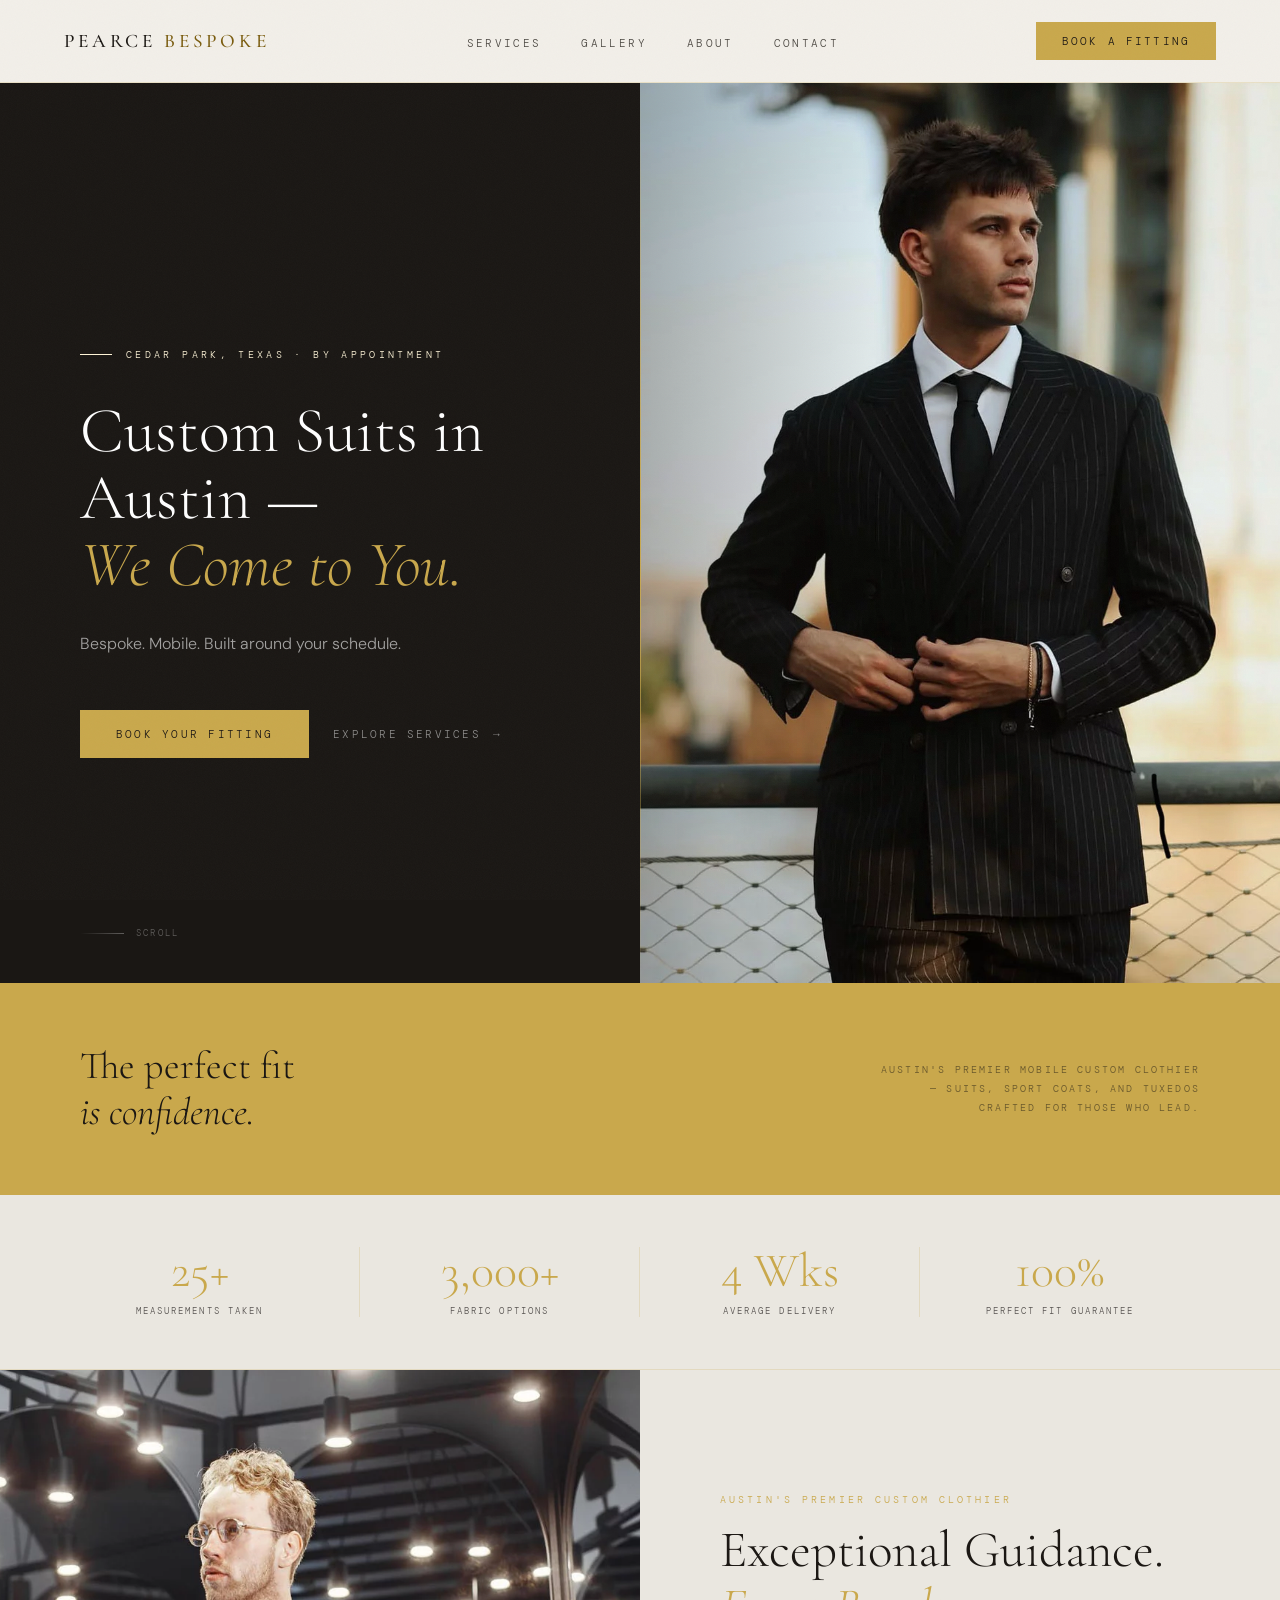
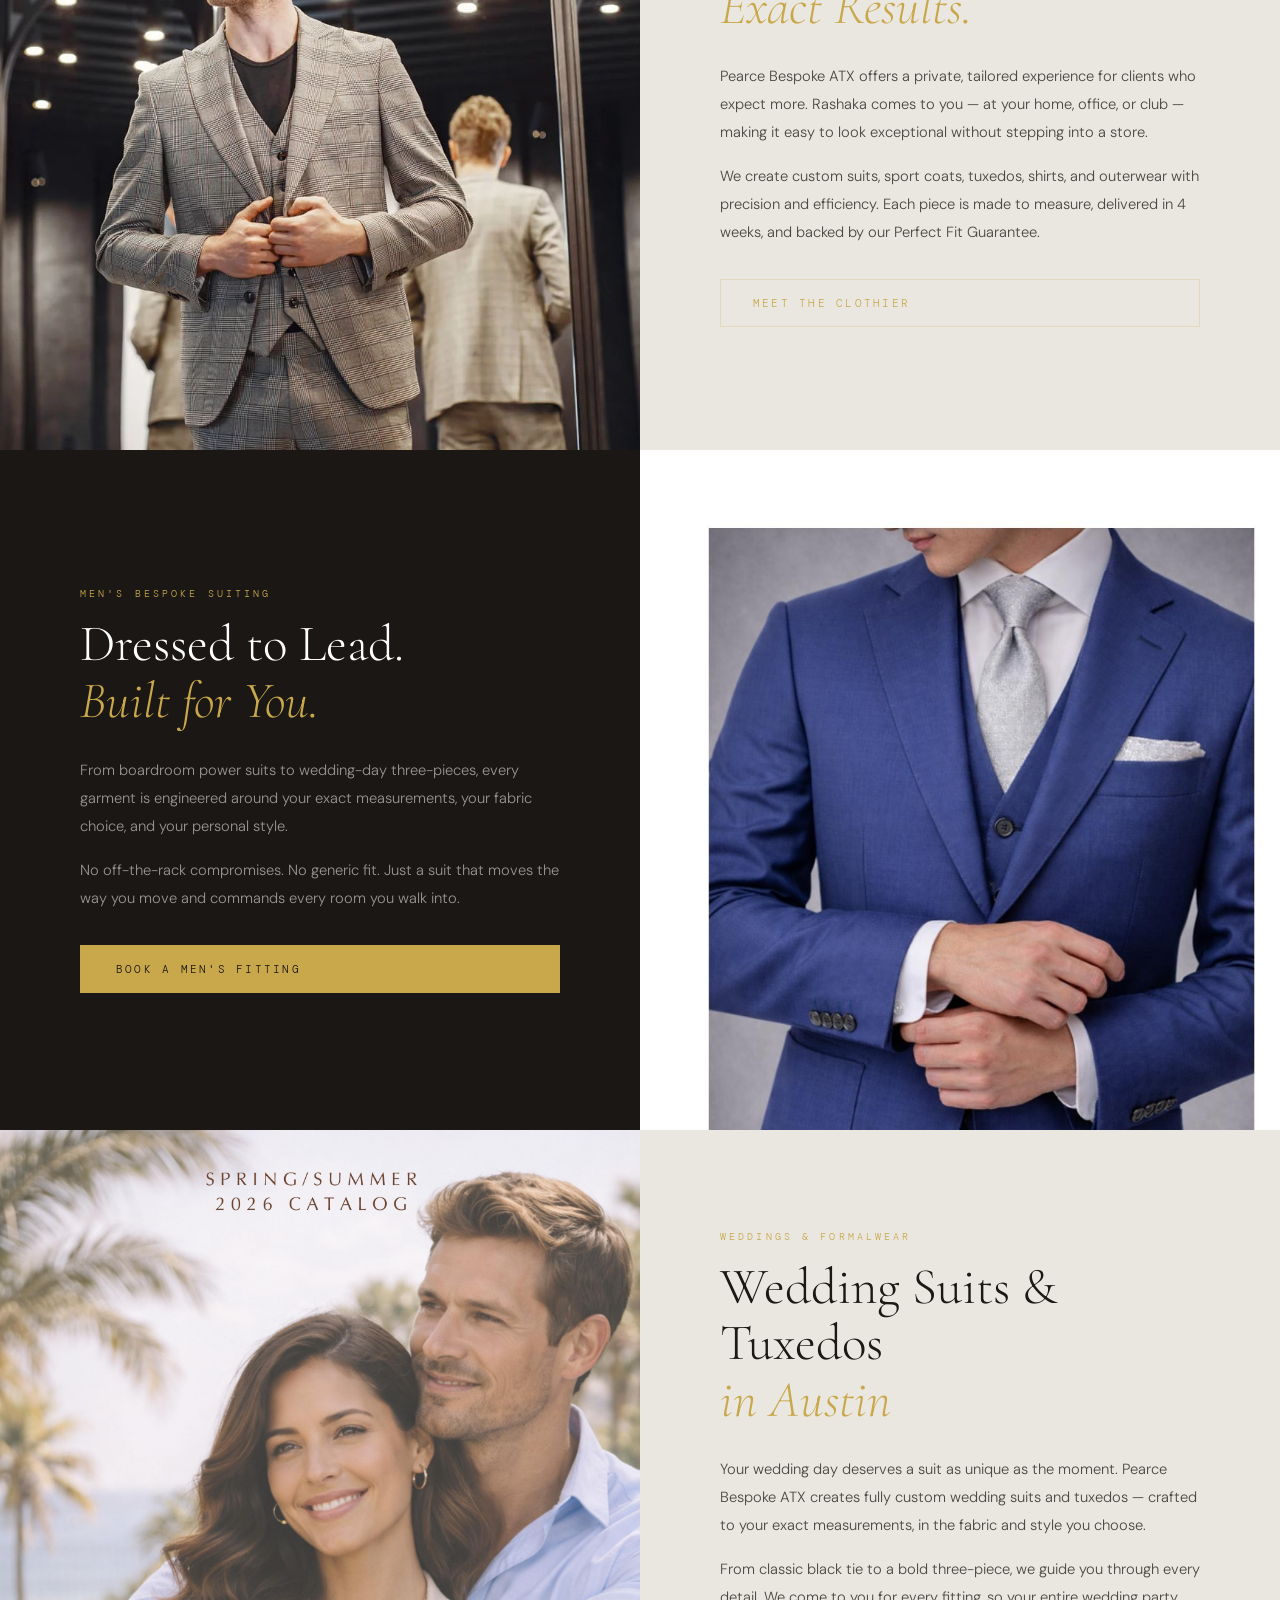
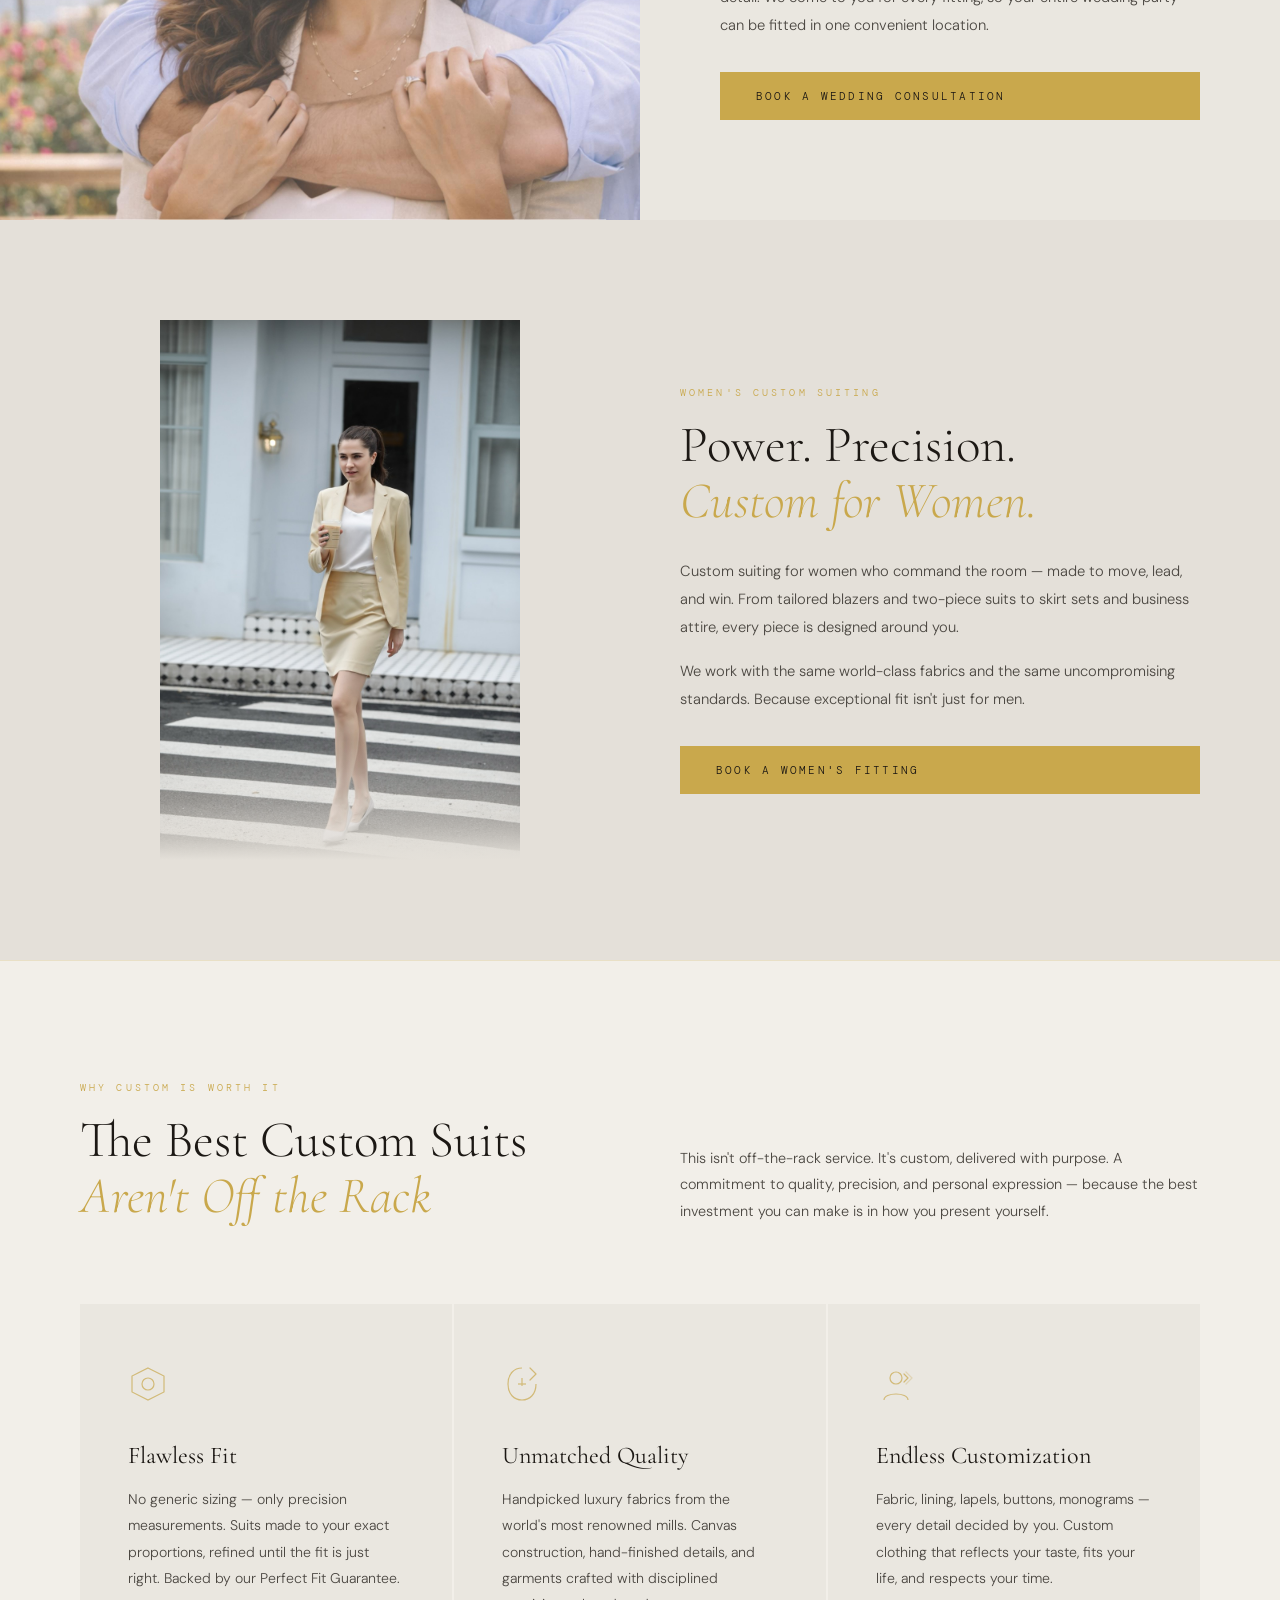
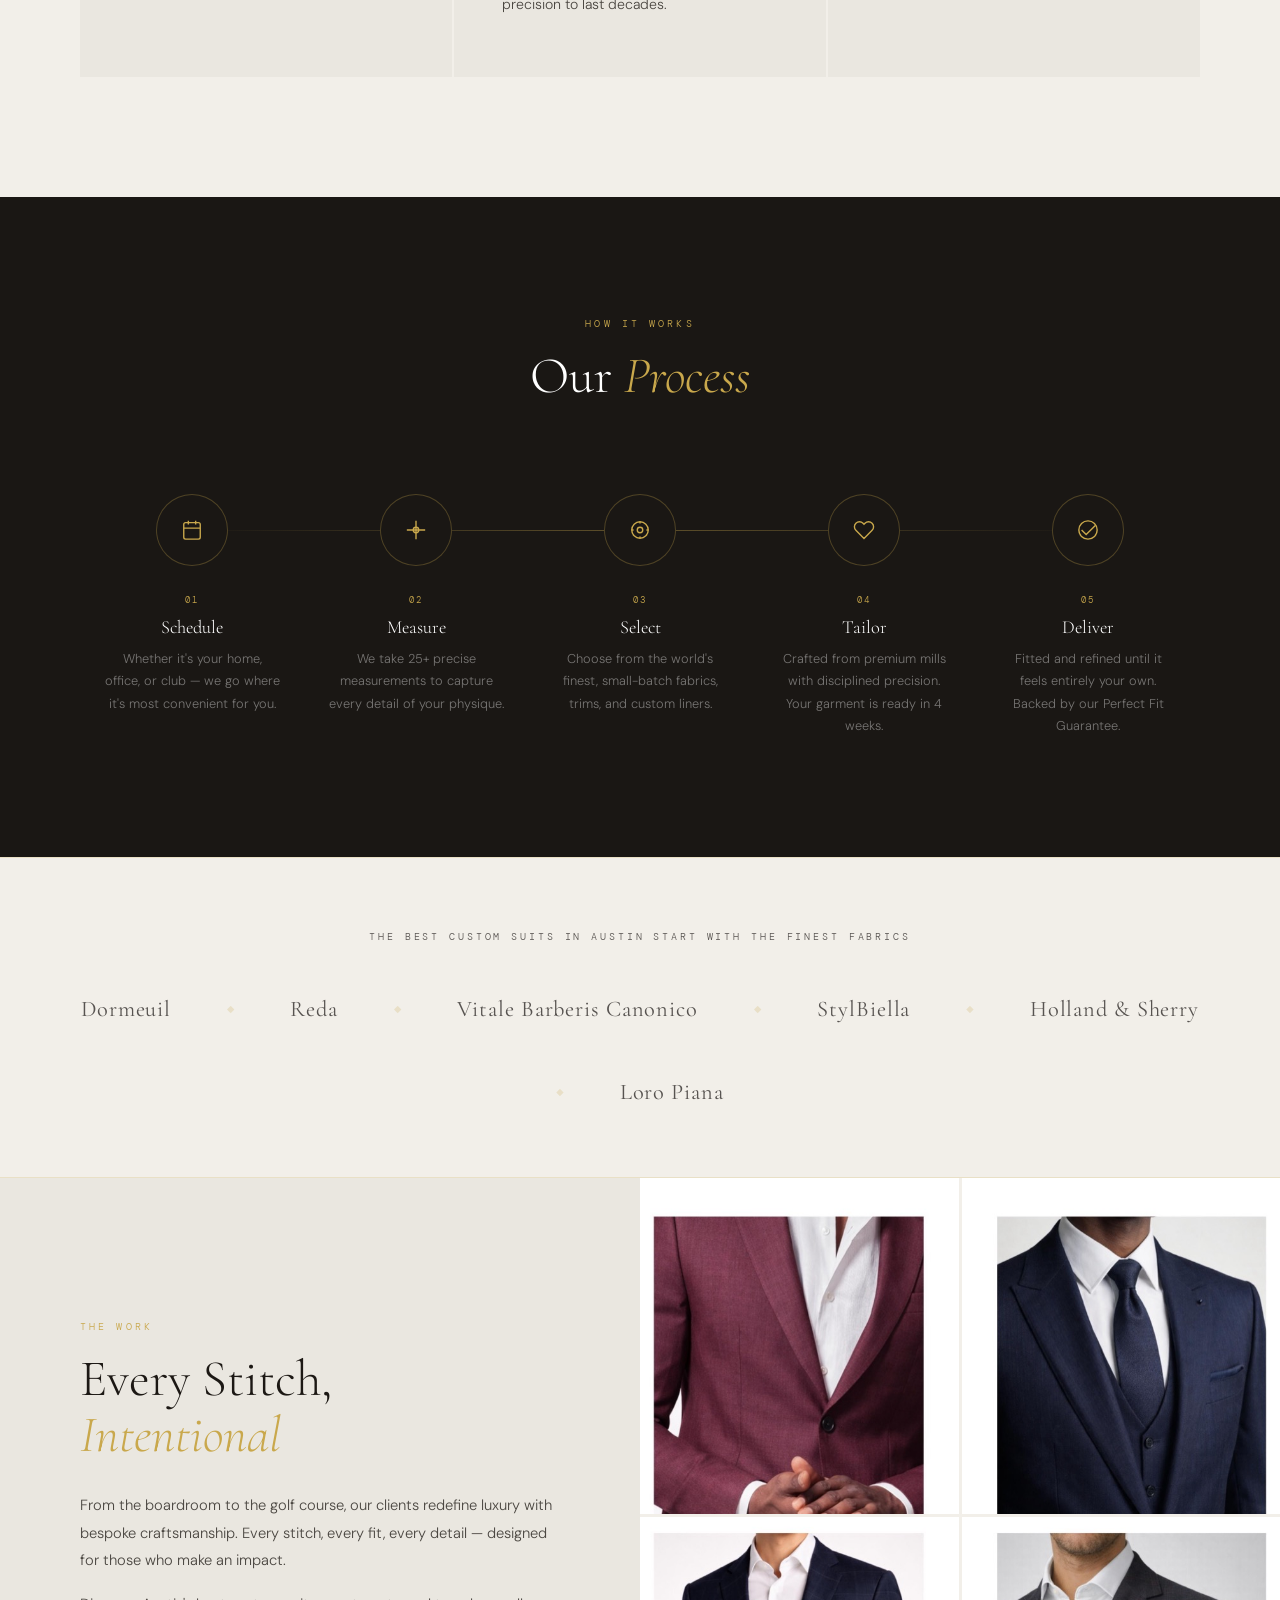
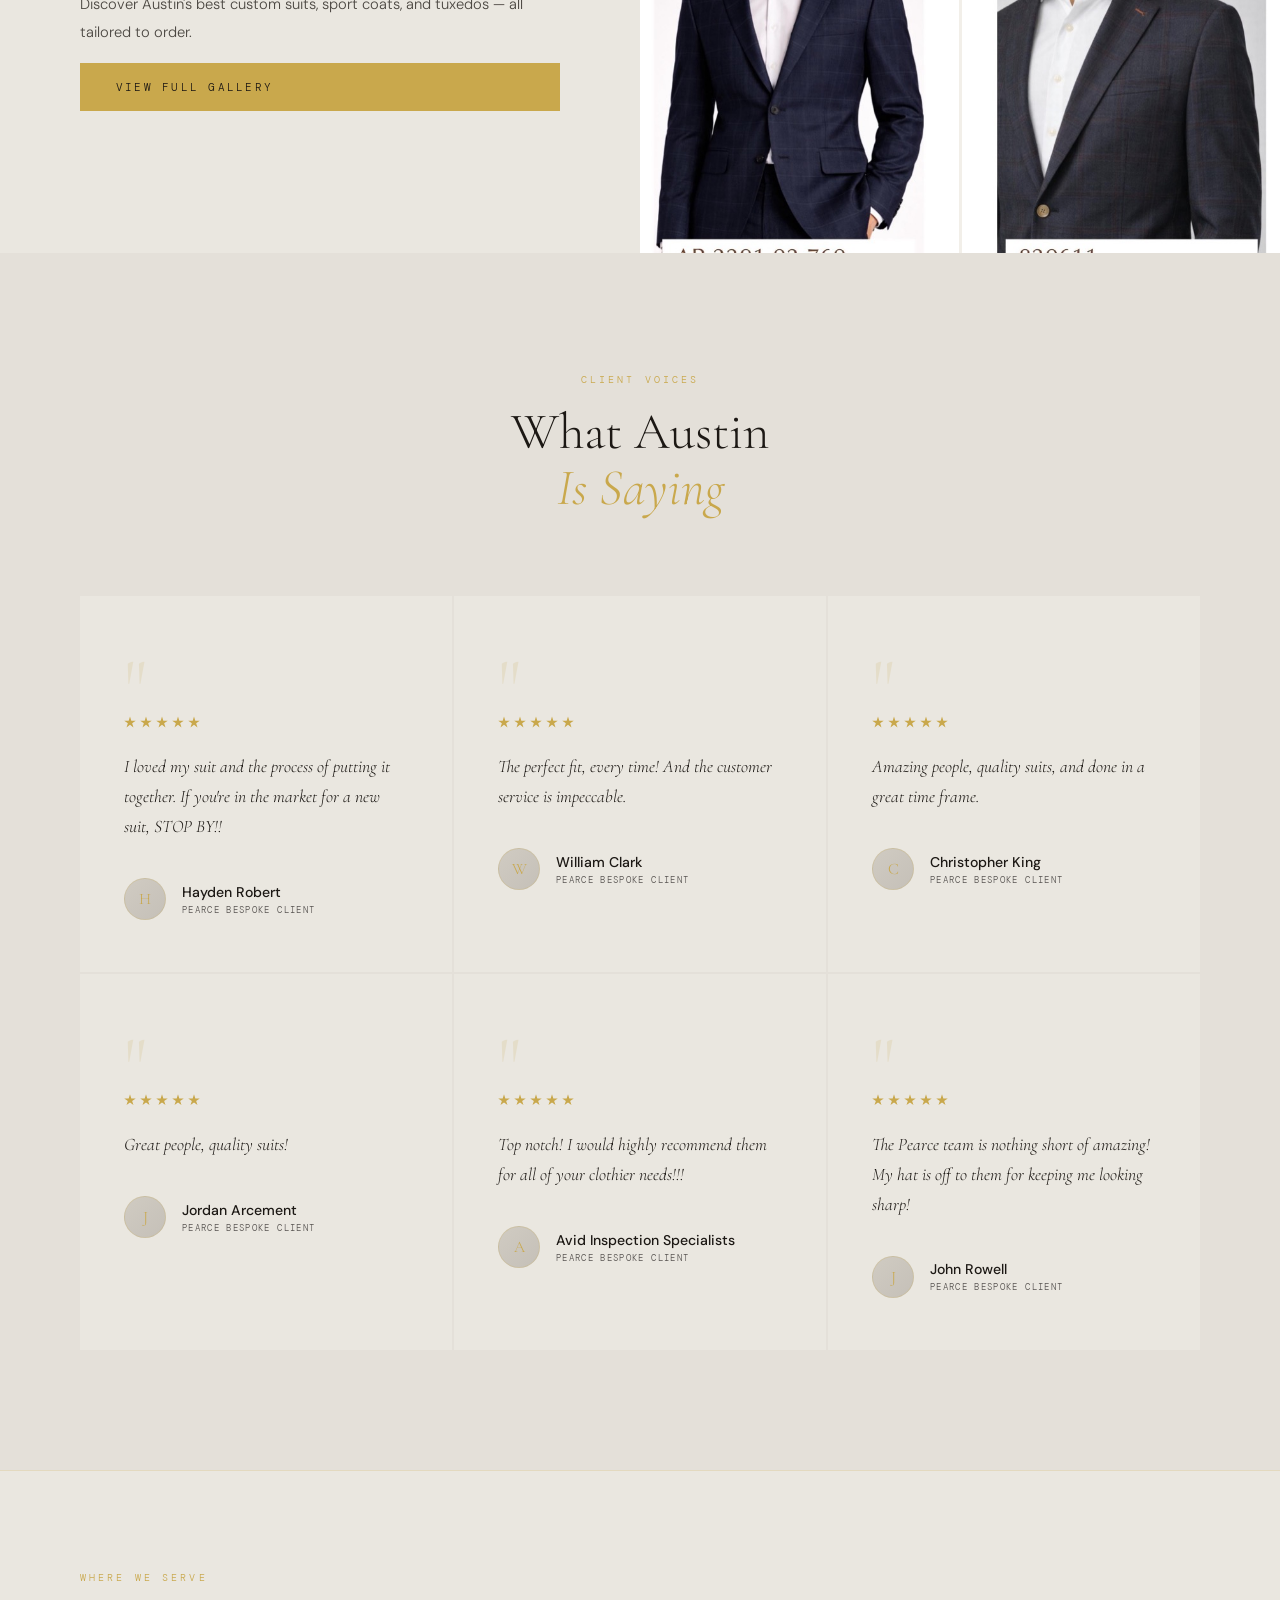
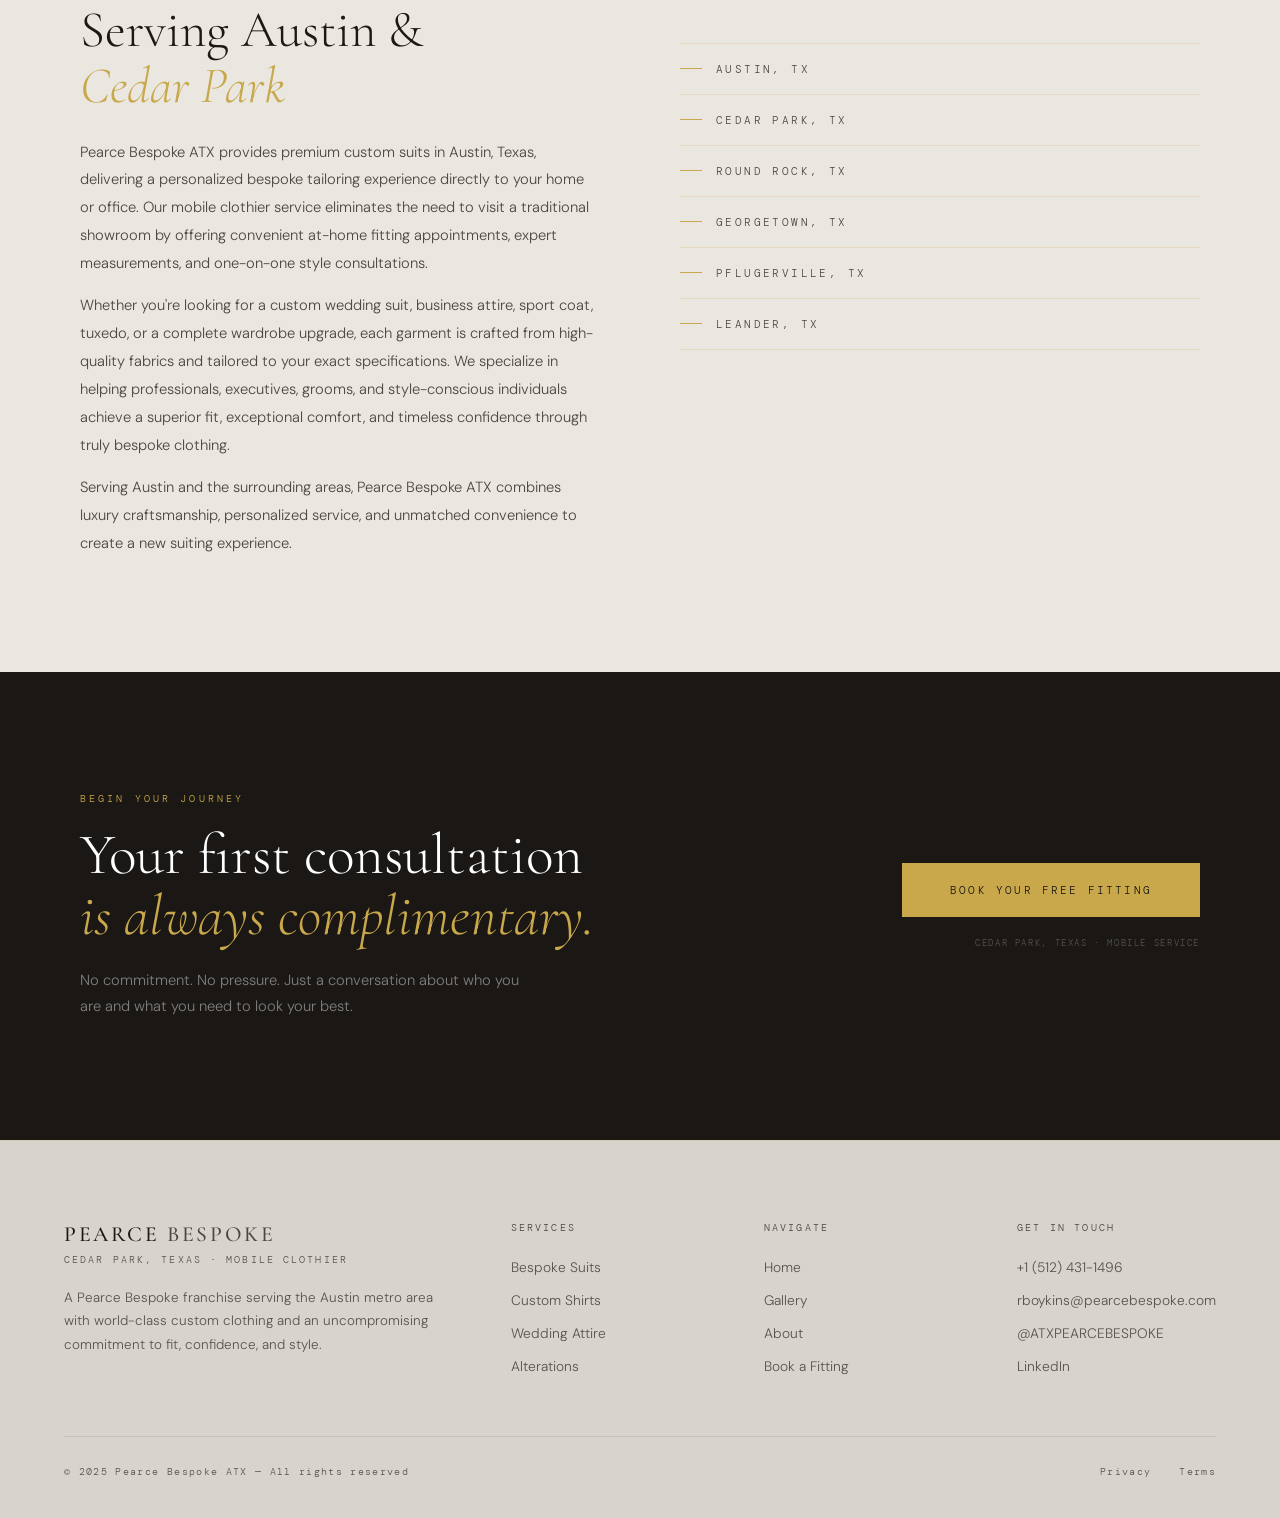
<file: index.html>
<!DOCTYPE html>
<html lang="en">
<head>
  <meta charset="UTF-8" />
  <meta name="viewport" content="width=device-width, initial-scale=1.0" />
  <meta name="google-site-verification" content="C8lel8oqAqyq1UOYjPzp-1pInaUC6iOcDbARNr45UF0" />
  <link rel="icon" type="image/png" sizes="32x32" href="favicon-32.png">
  <link rel="icon" type="image/png" sizes="16x16" href="favicon-16.png">
  <link rel="apple-touch-icon" sizes="180x180" href="apple-touch-icon.png">
  <title>Custom Suits Austin | Pearce Bespoke ATX</title>
  <meta name="description" content="Pearce Bespoke ATX is Cedar Park and Austin's premier mobile bespoke clothier. Rashaka Boykins brings world-class custom suits, dress shirts, and tailoring directly to you — home, office, or event. Book your complimentary consultation today." />
  <meta name="keywords" content="Rashaka Boykins, Pearce Bespoke ATX, Pearce Bespoke Austin, custom suits Austin TX, bespoke tailor Cedar Park, mobile tailor Austin Texas, custom clothing Austin, bespoke suits Austin, made to measure suits Austin, custom dress shirts Austin, wedding suits Austin TX" />
  <meta name="author" content="Rashaka Boykins" />
  <meta name="robots" content="index, follow" />
  <link rel="canonical" href="https://www.austinpearcebespoke.com/" />

  <!-- Open Graph -->
  <meta property="og:type" content="website" />
  <meta property="og:url" content="https://www.austinpearcebespoke.com/" />
  <meta property="og:title" content="Pearce Bespoke ATX | Custom Suits Cedar Park & Austin, TX" />
  <meta property="og:description" content="Austin's premier mobile bespoke clothier. Rashaka Boykins brings world-class custom suits and tailoring directly to you. Book your complimentary consultation." />
  <meta property="og:image" content="https://www.austinpearcebespoke.com/images/mens-custom-suits-16.webp" />
  <meta property="og:site_name" content="Pearce Bespoke ATX" />
  <meta property="og:locale" content="en_US" />

  <!-- Twitter Card -->
  <meta name="twitter:card" content="summary_large_image" />
  <meta name="twitter:title" content="Pearce Bespoke ATX | Custom Suits Cedar Park & Austin, TX" />
  <meta name="twitter:description" content="Austin's premier mobile bespoke clothier. Rashaka Boykins brings world-class custom suits and tailoring directly to you." />
  <meta name="twitter:image" content="https://www.austinpearcebespoke.com/images/mens-custom-suits-16.webp" />

  <!-- Schema.org: Local Business + Person -->
  <script type="application/ld+json">
  {
    "@context": "https://schema.org",
    "@graph": [
      {
        "@type": "ClothingStore",
        "@id": "https://www.austinpearcebespoke.com/#business",
        "name": "Pearce Bespoke ATX",
        "alternateName": ["Pearce Bespoke Austin", "Pearce Bespoke Cedar Park"],
        "description": "Mobile bespoke clothier serving Cedar Park, Austin, and the surrounding Texas metro area. Specializing in custom suits, dress shirts, wedding attire, and executive wardrobes.",
        "url": "https://www.austinpearcebespoke.com",
        "telephone": "+15124311496",
        "email": "rboykins@pearcebespoke.com",
        "founder": { "@id": "https://www.austinpearcebespoke.com/#rashaka" },
        "employee": { "@id": "https://www.austinpearcebespoke.com/#rashaka" },
        "address": {
          "@type": "PostalAddress",
          "addressLocality": "Cedar Park",
          "addressRegion": "TX",
          "addressCountry": "US"
        },
        "areaServed": [
          { "@type": "City", "name": "Cedar Park", "containedInPlace": { "@type": "State", "name": "Texas" } },
          { "@type": "City", "name": "Austin", "containedInPlace": { "@type": "State", "name": "Texas" } },
          { "@type": "City", "name": "Round Rock", "containedInPlace": { "@type": "State", "name": "Texas" } },
          { "@type": "City", "name": "Georgetown", "containedInPlace": { "@type": "State", "name": "Texas" } }
        ],
        "hasOfferCatalog": {
          "@type": "OfferCatalog",
          "name": "Bespoke Clothing Services",
          "itemListElement": [
            { "@type": "Offer", "itemOffered": { "@type": "Service", "name": "Full Bespoke Suit", "description": "Fully canvassed bespoke suits crafted from premium Dormeuil, Reda, and VBC fabrics." } },
            { "@type": "Offer", "itemOffered": { "@type": "Service", "name": "Custom Dress Shirts", "description": "Made-to-measure dress shirts tailored to your exact measurements and preferences." } },
            { "@type": "Offer", "itemOffered": { "@type": "Service", "name": "Wedding & Formalwear", "description": "Custom wedding suits and formal attire for the groom and wedding party." } },
            { "@type": "Offer", "itemOffered": { "@type": "Service", "name": "Executive Wardrobe", "description": "Complete executive wardrobe consulting and custom garment building." } }
          ]
        },
        "sameAs": [
          "https://www.instagram.com/atxpearcebespoke",
          "https://www.linkedin.com/company/111337158/"
        ],
        "priceRange": "$$$$",
        "openingHours": "Mo-Sa 09:00-19:00",
        "paymentAccepted": "Cash, Credit Card",
        "currenciesAccepted": "USD"
      },
      {
        "@type": "Person",
        "@id": "https://www.austinpearcebespoke.com/#rashaka",
        "name": "Rashaka Boykins",
        "jobTitle": "Owner & Bespoke Clothier",
        "worksFor": { "@id": "https://www.austinpearcebespoke.com/#business" },
        "address": {
          "@type": "PostalAddress",
          "addressLocality": "Cedar Park",
          "addressRegion": "TX",
          "addressCountry": "US"
        },
        "sameAs": [
          "https://www.instagram.com/atxpearcebespoke",
          "https://www.linkedin.com/company/111337158/"
        ]
      }
    ]
  }
  </script>

  <!-- Preconnect for Google Fonts -->
  <link rel="preconnect" href="https://fonts.googleapis.com">
  <link rel="preconnect" href="https://fonts.gstatic.com" crossorigin>
  <link rel="preload" as="style" href="https://fonts.googleapis.com/css2?family=Cormorant+Garamond:ital,wght@0,300;0,400;0,500;0,600;1,300;1,400;1,500&family=DM+Sans:wght@300;400;500&family=DM+Mono:wght@300;400&display=optional" onload="this.onload=null;this.rel='stylesheet'"><noscript><link rel="stylesheet" href="https://fonts.googleapis.com/css2?family=Cormorant+Garamond:ital,wght@0,300;0,400;0,500;0,600;1,300;1,400;1,500&family=DM+Sans:wght@300;400;500&family=DM+Mono:wght@300;400&display=optional"></noscript>
  <link rel="preload" as="style" href="styles.css" onload="this.onload=null;this.rel='stylesheet'">
  <noscript><link rel="stylesheet" href="styles.css"></noscript>
  <style>
    /* ── CRITICAL: variables, reset, body, nav (styles.css inlined for zero-blocking FCP) ── */
    :root{--gold:#c9a84c;--gold-light:#c9a84c;--gold-dim:rgba(201,168,76,0.22);--bg-base:#F2EFE9;--bg-2:#EAE7E0;--bg-3:#E4E0D9;--cream:#1C1814;--cream-dim:#4A4640;--text-muted:#575350;--on-gold:#1a1613;--serif:'Cormorant Garamond',Georgia,serif;--sans:'DM Sans',system-ui,sans-serif;--mono:'DM Mono',monospace}
    *,*::before,*::after{box-sizing:border-box;margin:0;padding:0}
    html{scroll-behavior:smooth}
    body{background:var(--bg-base);color:var(--cream);font-family:var(--sans);font-weight:300;overflow-x:hidden}
    nav{position:fixed;top:0;left:0;right:0;z-index:1000;display:flex;align-items:center;justify-content:space-between;padding:22px 64px;background:var(--bg-base);border-bottom:1px solid var(--gold-dim);transition:transform 0.35s ease}
    nav.nav-hidden{transform:translateY(-100%)}
    nav.scrolled,nav.solid{background:var(--bg-base)}
    .nav-logo{font-family:var(--serif);font-weight:500;font-size:1.2rem;letter-spacing:0.2em;text-transform:uppercase;color:var(--cream);text-decoration:none}
    .nav-logo span{color:#7A5C0E}
    .nav-links{display:flex;gap:40px;list-style:none}
    .nav-links a{font-family:var(--mono);font-size:0.67rem;letter-spacing:0.22em;text-transform:uppercase;color:var(--cream-dim);text-decoration:none;transition:color 0.2s;position:relative}
    .nav-links a::after{content:'';position:absolute;bottom:-4px;left:0;right:0;height:1px;background:var(--gold);transform:scaleX(0);transform-origin:left;transition:transform 0.3s}
    .nav-links a:hover,.nav-links a.active{color:var(--gold)}
    .nav-links a:hover::after,.nav-links a.active::after{transform:scaleX(1)}
    .nav-cta{font-family:var(--mono);font-size:0.67rem;letter-spacing:0.2em;text-transform:uppercase;color:var(--on-gold);background:var(--gold);padding:12px 26px;text-decoration:none;transition:background 0.2s,transform 0.2s}
    .nav-cta:hover{background:var(--gold-light);transform:translateY(-1px)}
    .nav-hamburger{display:none;flex-direction:column;gap:5px;cursor:pointer;background:none;border:none;padding:4px;z-index:1002;position:relative}
    .nav-hamburger span{display:block;width:26px;height:1.5px;background:var(--cream);transition:transform 0.35s ease,opacity 0.3s ease;transform-origin:center}
    .nav-hamburger.open span:nth-child(1){transform:translateY(6.5px) rotate(45deg)}
    .nav-hamburger.open span:nth-child(2){opacity:0;transform:scaleX(0)}
    .nav-hamburger.open span:nth-child(3){transform:translateY(-6.5px) rotate(-45deg)}
    .mobile-menu{position:fixed;inset:0;background:var(--bg-base);z-index:1001;display:flex;flex-direction:column;align-items:center;justify-content:center;gap:0;transform:translateX(100%);transition:transform 0.45s cubic-bezier(0.76,0,0.24,1);pointer-events:none}
    .mobile-menu.open{transform:translateX(0);pointer-events:all}
    .mobile-menu-links{display:flex;flex-direction:column;align-items:center;gap:4px;margin-bottom:44px;list-style:none}
    .mobile-menu-links a{font-family:var(--serif);font-size:3rem;font-weight:300;color:var(--cream);text-decoration:none;letter-spacing:0.02em;transition:color 0.2s;padding:8px 0;display:block}
    .mobile-menu-links a:hover,.mobile-menu-links a.active{color:var(--gold)}
    .mobile-menu-footer{position:absolute;bottom:40px;font-family:var(--mono);font-size:0.58rem;letter-spacing:0.22em;text-transform:uppercase;color:var(--text-muted)}
    .btn-primary{font-family:var(--mono);font-size:0.7rem;letter-spacing:0.2em;text-transform:uppercase;color:var(--on-gold);background:var(--gold);padding:17px 36px;text-decoration:none;display:inline-block;transition:background 0.2s,transform 0.2s}
    .btn-ghost{font-family:var(--mono);font-size:0.7rem;letter-spacing:0.2em;text-transform:uppercase;color:var(--cream-dim);text-decoration:none;display:inline-flex;align-items:center;gap:12px;transition:color 0.2s}
    .btn-ghost::after{content:'→';transition:transform 0.2s}
    .btn-ghost:hover{color:var(--gold)}
    .btn-ghost:hover::after{transform:translateX(4px)}
    .section-eyebrow{font-family:var(--mono);font-size:0.65rem;letter-spacing:0.3em;text-transform:uppercase;color:var(--gold);margin-bottom:18px}
    .section-title{font-family:var(--serif);font-size:clamp(2.4rem,4vw,3.8rem);font-weight:300;line-height:1.1;color:var(--cream)}
    .section-title em{font-style:italic;color:var(--gold)}
    .reveal{opacity:0;transform:translateY(22px);transition:opacity 0.75s ease,transform 0.75s ease}
    .reveal.visible{opacity:1;transform:translateY(0)}
    @keyframes fadeUp{from{opacity:0;transform:translateY(28px)}to{opacity:1;transform:translateY(0)}}
    .fade-up{opacity:0;animation:fadeUp 0.85s ease forwards}
    .d1{animation-delay:0.1s}.d2{animation-delay:0.25s}.d3{animation-delay:0.42s}.d4{animation-delay:0.58s}.d5{animation-delay:0.72s}
    @media (max-width:768px){nav{padding:18px 20px}.nav-links,.nav-cta{display:none !important}.nav-hamburger{display:flex}.nav-logo{font-size:1.05rem}}
    @media (max-width:375px){nav{padding:16px}.nav-logo{font-size:0.95rem;letter-spacing:0.15em}}
    @media (min-width:1440px){nav{padding:24px 80px}}

    /* ── NAV OVERRIDE — homepage nav scrolls with the page ── */
    nav { position: relative !important; }

    /* ── HERO ── */
    .hero {
      position: relative;
      height: 100vh;
      min-height: 680px;
      overflow: hidden;
      display: grid;
      grid-template-columns: 1fr 1fr;
    }
    .hero-left {
      display: flex;
      flex-direction: column;
      justify-content: center;
      padding: 120px 80px 80px;
      background: #1a1714;
      position: relative;
      z-index: 2;
    }
    .hero-left::after {
      content: '';
      position: absolute;
      top: 0; right: -1px; bottom: 0;
      width: 1px;
      background: linear-gradient(to bottom, transparent, var(--gold), transparent);
    }
    .hero-eyebrow {
      font-family: var(--mono);
      font-size: 0.6rem;
      letter-spacing: 0.35em;
      text-transform: uppercase;
      color: #fff5d8;
      margin-bottom: 36px;
      display: flex;
      align-items: center;
      gap: 14px;
    }
    .hero-eyebrow::before {
      content: '';
      width: 32px; height: 1px;
      background: #fff5d8;
    }
    .hero-h1 {
      font-family: var(--serif);
      font-size: clamp(3.2rem, 5vw, 5.8rem);
      font-weight: 300;
      line-height: 1.05;
      color: #ffffff;
      margin-bottom: 32px;
    }
    .hero-h1 em { font-style: italic; color: var(--gold); }
    .hero-sub {
      font-size: 1rem;
      line-height: 1.75;
      color: rgba(255,255,255,0.6);
      max-width: 420px;
      margin-bottom: 52px;
    }
    .hero-actions {
      display: flex;
      align-items: center;
      gap: 24px;
      flex-wrap: wrap;
    }
    .hero-scroll {
      position: absolute;
      bottom: 44px; left: 80px;
      display: flex;
      align-items: center;
      gap: 12px;
    }
    .hero-scroll-line {
      width: 44px; height: 1px;
      background: linear-gradient(to right, transparent, rgba(255,255,255,0.3));
    }
    .hero-scroll-label {
      font-family: var(--mono);
      font-size: 0.55rem;
      letter-spacing: 0.25em;
      text-transform: uppercase;
      color: rgba(255,255,255,0.3);
    }
    .hero-right {
      position: relative;
      overflow: hidden;
    }
    .hero-right img {
      width: 100%; height: 100%;
      object-fit: cover;
      object-position: center 15%;
    }
    .hero-right::before {
      content: '';
      position: absolute;
      inset: 0;
      background: linear-gradient(to right, rgba(26,23,20,0.3) 0%, transparent 40%);
      z-index: 1;
    }

    /* ── STATEMENT BAND ── */
    .statement-band {
      background: var(--gold);
      padding: 60px 80px;
      display: grid;
      grid-template-columns: 1fr auto;
      align-items: center;
      gap: 60px;
    }
    .statement-text {
      font-family: var(--serif);
      font-size: clamp(1.8rem, 3vw, 2.8rem);
      font-weight: 300;
      color: var(--on-gold);
      line-height: 1.2;
    }
    .statement-text em { font-style: italic; }
    .statement-sub {
      font-family: var(--mono);
      font-size: 0.62rem;
      letter-spacing: 0.22em;
      text-transform: uppercase;
      color: rgba(26,22,19,0.55);
      max-width: 320px;
      line-height: 1.9;
      text-align: right;
    }

    /* ── STATS BAR ── */
    .stats-bar {
      background: var(--bg-2);
      border-bottom: 1px solid var(--gold-dim);
      padding: 52px 80px;
      display: grid;
      grid-template-columns: repeat(4, 1fr);
    }
    .stat-item {
      display: flex;
      flex-direction: column;
      align-items: center;
      gap: 10px;
      padding: 0 40px;
      border-right: 1px solid var(--gold-dim);
    }
    .stat-item:first-child { padding-left: 0; }
    .stat-item:last-child { border-right: none; }
    .stat-num {
      font-family: var(--serif);
      font-size: 3rem;
      font-weight: 300;
      color: var(--gold);
      line-height: 1;
    }
    .stat-label {
      font-family: var(--mono);
      font-size: 0.58rem;
      letter-spacing: 0.22em;
      text-transform: uppercase;
      color: var(--text-muted);
      text-align: center;
    }

    /* ── FEATURE SPLIT ── */
    .split-section {
      display: grid;
      grid-template-columns: 1fr 1fr;
      min-height: 680px;
    }
    .split-section.reverse { direction: rtl; }
    .split-section.reverse > * { direction: ltr; }
    .split-img {
      position: relative;
      overflow: hidden;
    }
    .split-img-inner {
      position: absolute;
      inset: 0;
      background-size: contain;
      background-repeat: no-repeat;
      background-position: center bottom;
      background-color: #E4E0D9;
      transition: transform 0.8s ease;
    }
    .split-section:hover .split-img-inner { transform: scale(1.02); }
    .split-content {
      background: var(--bg-2);
      padding: 100px 80px;
      display: flex;
      flex-direction: column;
      justify-content: center;
    }
    .split-content.dark { background: #1a1714; }
    .split-content.dark .section-title { color: #fff; }
    .split-content.dark .section-title em { color: var(--gold); }
    .split-content.dark .section-eyebrow { color: var(--gold); }
    .split-content.dark p { color: rgba(255,255,255,0.55); }
    .split-content .section-eyebrow { margin-bottom: 16px; }
    .split-content .section-title { margin-bottom: 28px; }
    .split-content p { font-size: 0.92rem; line-height: 1.9; color: var(--cream-dim); margin-bottom: 16px; }
    .split-content a { margin-top: 16px; }

    /* ── WOMEN'S BAND ── */
    .womens-band {
      background: var(--bg-3);
      padding: 100px 80px;
      display: grid;
      grid-template-columns: 1fr 1fr;
      gap: 80px;
      align-items: center;
      min-height: 600px;
    }
    .womens-visual {
      position: relative;
      height: 540px;
      overflow: hidden;
    }
    .womens-visual img {
      width: 100%; height: 100%;
      object-fit: contain;
      object-position: top center;
      background: #E4E0D9;
    }
    .womens-visual::after {
      content: '';
      position: absolute;
      bottom: 0; left: 0; right: 0;
      height: 120px;
      background: linear-gradient(to top, var(--bg-3), transparent);
    }
    .womens-content { display: flex; flex-direction: column; justify-content: center; }
    .womens-content .section-title { margin-bottom: 28px; }
    .womens-content p { font-size: 0.92rem; line-height: 1.9; color: var(--cream-dim); margin-bottom: 16px; }
    .womens-content a { margin-top: 16px; }

    /* ── WHY BESPOKE ── */
    #why {
      background: var(--bg-base);
      padding: 120px 80px;
      border-top: 1px solid var(--gold-dim);
    }
    .why-header {
      display: grid;
      grid-template-columns: 1fr 1fr;
      gap: 80px;
      align-items: end;
      margin-bottom: 80px;
    }
    .why-header p { font-size: 0.9rem; line-height: 1.85; color: var(--cream-dim); }
    .why-grid {
      display: grid;
      grid-template-columns: repeat(3, 1fr);
      gap: 2px;
    }
    .why-card {
      background: var(--bg-2);
      padding: 60px 48px;
      position: relative;
      overflow: hidden;
      transition: background 0.3s;
    }
    .why-card::before {
      content: '';
      position: absolute;
      top: 0; left: 0; right: 0;
      height: 2px;
      background: var(--gold);
      transform: scaleX(0);
      transform-origin: left;
      transition: transform 0.4s;
    }
    .why-card:hover { background: #1a1714; }
    .why-card:hover::before { transform: scaleX(1); }
    .why-card:hover .why-title { color: #fff; }
    .why-card:hover .why-body { color: rgba(255,255,255,0.55); }
    .why-icon { margin-bottom: 32px; opacity: 0.7; }
    .why-title {
      font-family: var(--serif);
      font-size: 1.5rem;
      font-weight: 400;
      color: var(--cream);
      margin-bottom: 16px;
      transition: color 0.3s;
    }
    .why-body { font-size: 0.88rem; line-height: 1.85; color: var(--cream-dim); transition: color 0.3s; }

    /* ── PROCESS ── */
    #process {
      background: #1a1714;
      padding: 120px 80px;
    }
    .process-header {
      text-align: center;
      margin-bottom: 90px;
    }
    .process-header .section-eyebrow { color: var(--gold); }
    .process-header .section-title { color: #fff; margin-top: 14px; }
    .process-header .section-title em { color: var(--gold); }
    .process-steps {
      display: grid;
      grid-template-columns: repeat(5, 1fr);
      gap: 0;
      position: relative;
    }
    .process-steps::before {
      content: '';
      position: absolute;
      top: 36px;
      left: 10%; right: 10%;
      height: 1px;
      background: linear-gradient(to right, transparent, rgba(201,168,76,0.4), transparent);
    }
    .process-step {
      display: flex;
      flex-direction: column;
      align-items: center;
      text-align: center;
      padding: 0 24px;
    }
    .process-dot {
      width: 72px; height: 72px;
      border: 1px solid rgba(201,168,76,0.3);
      border-radius: 50%;
      display: flex;
      align-items: center;
      justify-content: center;
      background: #1a1714;
      position: relative;
      z-index: 1;
      margin-bottom: 28px;
      transition: background 0.3s, border-color 0.3s;
    }
    .process-step:hover .process-dot { background: var(--gold); border-color: var(--gold); }
    .process-step:hover .process-dot svg { stroke: #1a1714; }
    .process-step-num {
      font-family: var(--mono);
      font-size: 0.55rem;
      letter-spacing: 0.22em;
      color: var(--gold);
      margin-bottom: 10px;
    }
    .process-step-title {
      font-family: var(--serif);
      font-size: 1.15rem;
      color: #fff;
      margin-bottom: 10px;
    }
    .process-step-body {
      font-size: 0.8rem;
      line-height: 1.75;
      color: rgba(255,255,255,0.4);
    }

    /* ── MILLS ── */
    #mills {
      background: var(--bg-base);
      padding: 72px 80px;
      border-top: 1px solid var(--gold-dim);
      border-bottom: 1px solid var(--gold-dim);
    }
    .mills-header {
      font-family: var(--mono);
      font-size: 0.6rem;
      letter-spacing: 0.3em;
      text-transform: uppercase;
      color: var(--text-muted);
      text-align: center;
      margin-bottom: 52px;
    }
    .mills-row {
      display: flex;
      align-items: center;
      justify-content: center;
      gap: 56px;
      flex-wrap: wrap;
    }
    .mill-name {
      font-family: var(--serif);
      font-size: 1.4rem;
      font-weight: 400;
      color: var(--text-muted);
      letter-spacing: 0.04em;
      transition: color 0.2s;
      cursor: default;
    }
    .mill-name:hover { color: var(--gold); }
    .mill-divider { color: var(--gold-dim); font-size: 0.6rem; }

    /* ── GALLERY TEASE ── */
    .gallery-tease {
      display: grid;
      grid-template-columns: 1fr 1fr;
      min-height: 640px;
    }
    .gallery-tease-content {
      background: var(--bg-2);
      padding: 100px 80px;
      display: flex;
      flex-direction: column;
      justify-content: center;
    }
    .gallery-tease-content .section-title { margin-bottom: 28px; }
    .gallery-tease-content p { font-size: 0.92rem; line-height: 1.9; color: var(--cream-dim); margin-bottom: 16px; }
    .gallery-tease-imgs {
      display: grid;
      grid-template-columns: 1fr 1fr;
      grid-template-rows: 1fr 1fr;
      gap: 3px;
    }
    .tease-img {
      position: relative;
      overflow: hidden;
      background: #E4E0D9;
      min-height: 300px;
    }
    .tease-img img {
      width: 100%; height: 100%;
      object-fit: cover;
      object-position: top center;
      display: block;
      transition: transform 0.8s ease;
    }
    .tease-img:hover img { transform: scale(1.04); }

    /* ── TESTIMONIALS ── */
    #testimonials {
      background: var(--bg-3);
      padding: 120px 80px;
    }
    .testimonials-header {
      text-align: center;
      margin-bottom: 80px;
    }
    .testimonials-header .section-title { margin-top: 14px; }
    .t-grid {
      display: grid;
      grid-template-columns: repeat(3, 1fr);
      gap: 2px;
    }
    .t-card {
      background: var(--bg-2);
      padding: 52px 44px;
    }
    .t-quote-mark {
      font-family: var(--serif);
      font-size: 5rem;
      color: var(--gold);
      opacity: 0.15;
      line-height: 1;
      margin-bottom: -12px;
    }
    .t-stars { display: flex; gap: 4px; margin-bottom: 24px; }
    .t-star {
      width: 12px; height: 12px;
      background: var(--gold);
      clip-path: polygon(50% 0%,61% 35%,98% 35%,68% 57%,79% 91%,50% 70%,21% 91%,32% 57%,2% 35%,39% 35%);
    }
    .t-quote {
      font-family: var(--serif);
      font-size: 1.1rem;
      font-weight: 300;
      font-style: italic;
      color: var(--cream);
      line-height: 1.7;
      margin-bottom: 36px;
    }
    .t-author { display: flex; align-items: center; gap: 16px; }
    .t-avatar {
      width: 42px; height: 42px;
      border-radius: 50%;
      background: linear-gradient(135deg, #D0CBC2, #C5C0B8);
      border: 1px solid var(--gold-dim);
      display: flex;
      align-items: center;
      justify-content: center;
      font-family: var(--serif);
      font-size: 1rem;
      color: var(--gold);
    }
    .t-name { font-size: 0.88rem; font-weight: 500; color: var(--cream); }
    .t-role {
      font-family: var(--mono);
      font-size: 0.56rem;
      letter-spacing: 0.15em;
      text-transform: uppercase;
      color: var(--text-muted);
      margin-top: 3px;
    }

    /* ── NEWSLETTER ── */
    #newsletter {
      background: var(--bg-2);
      padding: 100px 80px;
      display: grid;
      grid-template-columns: 1fr 1fr;
      gap: 80px;
      align-items: center;
      border-top: 1px solid var(--gold-dim);
    }
    .newsletter-text .section-title { margin-top: 12px; margin-bottom: 16px; }
    .newsletter-text p { font-size: 0.9rem; line-height: 1.8; color: var(--cream-dim); }
    .newsletter-form { display: flex; flex-direction: column; gap: 12px; }
    .newsletter-input-row { display: flex; gap: 0; }
    .newsletter-input {
      flex: 1;
      background: rgba(0,0,0,0.04);
      border: 1px solid var(--gold-dim);
      border-right: none;
      color: var(--cream);
      font-family: var(--sans);
      font-size: 0.9rem;
      padding: 16px 20px;
      outline: none;
      transition: border-color 0.2s;
    }
    .newsletter-input:focus { border-color: var(--gold); }
    .newsletter-btn {
      font-family: var(--mono);
      font-size: 0.62rem;
      letter-spacing: 0.18em;
      text-transform: uppercase;
      background: var(--gold);
      color: var(--bg-base);
      border: none;
      padding: 0 28px;
      cursor: pointer;
      white-space: nowrap;
      transition: background 0.2s;
    }
    .newsletter-btn:hover { background: #b89540; }
    .newsletter-note {
      font-family: var(--mono);
      font-size: 0.56rem;
      letter-spacing: 0.12em;
      color: var(--text-muted);
    }

    /* ── CTA BANNER ── */
    #cta-banner {
      background: #1a1714;
      padding: 120px 80px;
      display: grid;
      grid-template-columns: 1fr auto;
      gap: 80px;
      align-items: center;
    }
    .cta-text .section-eyebrow { color: var(--gold); margin-bottom: 20px; }
    .cta-h {
      font-family: var(--serif);
      font-size: clamp(2.6rem, 4.5vw, 4.8rem);
      font-weight: 300;
      color: #fff;
      line-height: 1.06;
      margin-bottom: 20px;
    }
    .cta-h em { font-style: italic; color: var(--gold); }
    .cta-sub {
      font-size: 0.92rem;
      color: rgba(255,255,255,0.45);
      line-height: 1.8;
      max-width: 440px;
    }
    .cta-action { display: flex; flex-direction: column; align-items: flex-end; gap: 20px; flex-shrink: 0; }
    .cta-action .btn-primary { white-space: nowrap; padding: 20px 48px; font-size: 0.68rem; }
    .cta-note {
      font-family: var(--mono);
      font-size: 0.56rem;
      letter-spacing: 0.18em;
      text-transform: uppercase;
      color: rgba(255,255,255,0.25);
      text-align: right;
    }

    /* ── TABLET (769px – 1024px) ── */
    @media (min-width: 769px) and (max-width: 1024px) {
      .hero { min-height: 600px; }
      .hero-left { padding: 100px 48px 64px; }
      .hero-h1 { font-size: clamp(2.6rem, 5vw, 3.6rem); }
      .statement-band { padding: 60px 48px; gap: 48px; }
      .stats-bar { padding: 0 40px; }
      .split-section { min-height: 500px; }
      .split-content { padding: 56px 48px; }
      .split-img { min-height: 380px; }
      .womens-band { padding: 0 0 72px; }
      .womens-content { padding: 72px 48px; }
      #why { padding: 80px 48px; }
      .why-grid { grid-template-columns: 1fr 1fr; }
      #process { padding: 80px 48px; }
      .process-steps { grid-template-columns: repeat(2, 1fr); }
      .process-step:last-child { grid-column: unset; }
      #mills { padding: 48px 48px; }
      .gallery-tease { grid-template-columns: 1fr 1fr; }
      .gallery-tease-content { padding: 80px 48px; }
      .gallery-tease-imgs { grid-template-columns: 1fr 1fr; }
      #testimonials { padding: 80px 48px; }
    }

    /* ── MOBILE 430px — must come AFTER all component styles ── */
    @media (max-width: 768px) {
      /* Hero: stack image on top, text below */
      .hero {
        grid-template-columns: 1fr;
        height: auto;
        min-height: 100svh;
      }
      .hero-right {
        height: 52vw;
        min-height: 260px;
        max-height: 340px;
        order: -1;
        width: 100%;
        margin-top: 24px;
      }
      .hero-right img { object-position: center 15%; }
      .hero-right::before { display: none; }
      .hero-left {
        padding: 40px 24px 52px;
        order: 1;
      }
      .hero-left::after { display: none; }
      .hero-h1 { font-size: clamp(2.4rem, 9vw, 3.4rem); margin-bottom: 20px; }
      .hero-sub { font-size: 0.88rem; margin-bottom: 32px; max-width: 100%; }
      .hero-actions { flex-direction: column; align-items: stretch; gap: 12px; }
      .hero-actions .btn-primary { text-align: center; padding: 16px 24px; }
      .hero-actions .btn-ghost { justify-content: center; }
      .hero-scroll { display: none; }

      /* Statement band: single column */
      .statement-band {
        grid-template-columns: 1fr;
        gap: 20px;
        padding: 44px 24px;
      }
      .statement-text { font-size: clamp(1.7rem, 6vw, 2.2rem); }
      .statement-sub { text-align: left; max-width: 100%; }

      /* Stats: 2×2 grid */
      .stats-bar {
        grid-template-columns: 1fr 1fr;
        padding: 0;
        gap: 0;
      }
      .stat-item {
        padding: 28px 12px;
        border-right: none !important;
        border-bottom: 1px solid var(--gold-dim);
        align-items: center;
      }
      .stat-item:nth-child(1),
      .stat-item:nth-child(3) { border-right: 1px solid var(--gold-dim) !important; }
      .stat-item:nth-child(3),
      .stat-item:nth-child(4) { border-bottom: none; }

      /* Split sections: single column */
      .split-section {
        grid-template-columns: 1fr !important;
        direction: ltr !important;
        min-height: auto;
      }
      .split-section > * { direction: ltr !important; }
      .split-img {
        height: 280px;
        min-height: unset;
        order: 0 !important;
        width: 100%;
      }
      .split-img-inner {
        background-size: cover !important;
        background-position: center top !important;
      }
      .split-content {
        padding: 48px 24px;
        order: 1 !important;
      }

      /* Women's section */
      .womens-band {
        grid-template-columns: 1fr;
        padding: 0 0 56px;
        gap: 0;
        min-height: auto;
      }
      .womens-visual {
        height: 320px;
        order: 0;
        width: 100%;
        margin: 0;
      }
      .womens-visual img { object-fit: cover; object-position: center top; }
      .womens-content {
        padding: 44px 24px 0;
        order: 1;
      }

      /* Why section */
      #why { padding: 72px 24px; }
      .why-header { grid-template-columns: 1fr; gap: 16px; margin-bottom: 48px; }
      .why-grid { grid-template-columns: 1fr; }
      .why-card { padding: 40px 28px; }

      /* Process */
      #process { padding: 72px 24px; }
      .process-header { margin-bottom: 52px; }
      .process-steps {
        grid-template-columns: 1fr 1fr;
        gap: 40px 16px;
      }
      .process-steps::before { display: none; }
      .process-step:last-child { grid-column: span 2; }
      .process-step-body { font-size: 0.78rem; }

      /* Mills */
      #mills { padding: 48px 24px; }
      .mills-header { font-size: 0.55rem; margin-bottom: 36px; }
      .mills-row { gap: 20px; justify-content: flex-start; }
      .mill-name { font-size: 1rem; }
      .mill-divider { display: none; }

      /* Gallery tease */
      .gallery-tease { grid-template-columns: 1fr; }
      .gallery-tease-content { padding: 56px 24px 40px; }
      .gallery-tease-imgs {
        grid-template-columns: 1fr 1fr;
        grid-template-rows: 200px 200px;
      }
      .tease-img { min-height: unset; }

      /* Testimonials */
      #testimonials { padding: 72px 24px; }
      .t-grid { grid-template-columns: 1fr 1fr; }
      .t-card { padding: 32px 20px; }

      /* Newsletter */
      #newsletter {
        grid-template-columns: 1fr;
        padding: 72px 24px;
        gap: 36px;
      }
      .newsletter-input-row { flex-direction: column; }
      .newsletter-input { border-right: 1px solid var(--gold-dim); border-bottom: none; }
      .newsletter-btn { padding: 16px; width: 100%; }

      /* Service area */
      #service-area {
        grid-template-columns: 1fr;
        padding: 72px 24px;
        gap: 36px;
      }
      .city-list { padding-top: 0; }

      /* CTA banner */
      #cta-banner {
        grid-template-columns: 1fr;
        padding: 72px 24px;
        gap: 36px;
      }
      .cta-action { align-items: stretch; }
      .cta-action .btn-primary { text-align: center; }
      .cta-note { text-align: left; }
      .cta-h { font-size: clamp(2rem, 8vw, 3rem); }
    }

    /* ── SERVICE AREA ── */
    #service-area {
      background: var(--bg-2);
      padding: 100px 80px;
      border-top: 1px solid var(--gold-dim);
      display: grid;
      grid-template-columns: 1fr 1fr;
      gap: 80px;
      align-items: start;
    }
    #service-area .section-title { margin-bottom: 24px; margin-top: 14px; }
    .service-area-content p { font-size: 0.92rem; line-height: 1.9; color: var(--cream-dim); margin-bottom: 14px; }
    .city-list {
      list-style: none;
      padding-top: 72px;
    }
    .city-list li {
      font-family: var(--mono);
      font-size: 0.68rem;
      letter-spacing: 0.22em;
      text-transform: uppercase;
      color: var(--cream-dim);
      padding: 18px 0;
      border-bottom: 1px solid var(--gold-dim);
      display: flex;
      align-items: center;
      gap: 14px;
    }
    .city-list li:first-child { border-top: 1px solid var(--gold-dim); }
    .city-list li::before {
      content: '';
      width: 22px;
      height: 1px;
      background: var(--gold);
      flex-shrink: 0;
    }

    /* ── SMALL PHONES (≤375px) ── */
    @media (max-width: 375px) {
      .hero-left { padding: 32px 16px 44px; }
      .hero-h1 { font-size: clamp(2rem, 10vw, 2.6rem); }
      .statement-band { padding: 36px 16px; }
      .split-content { padding: 40px 16px; }
      .womens-content { padding: 36px 16px 0; }
      #why { padding: 56px 16px; }
      #process { padding: 56px 16px; }
      #mills { padding: 40px 16px; }
      .gallery-tease-content { padding: 44px 16px 32px; }
      #testimonials { padding: 56px 16px; }
      #newsletter { padding: 56px 16px; }
      #cta-banner { padding: 56px 16px; }
      #service-area { padding: 56px 16px; }
    }
  </style>
</head>
<body>

<!-- NAV -->
<nav id="nav">
  <a href="index.html" class="nav-logo">Pearce <span>Bespoke</span></a>
  <ul class="nav-links">
    <li><a href="services.html">Services</a></li>
    <li><a href="gallery.html">Gallery</a></li>
    <li><a href="about.html">About</a></li>
    <li><a href="contact.html">Contact</a></li>
  </ul>
  <a href="contact.html" class="nav-cta">Book a Fitting</a>
  <button class="nav-hamburger" id="hamburger" aria-label="Open menu">
    <span></span><span></span><span></span>
  </button>
</nav>

<div class="mobile-menu" id="mobile-menu">
  <ul class="mobile-menu-links">
    <li><a href="services.html">Services</a></li>
    <li><a href="gallery.html">Gallery</a></li>
    <li><a href="about.html">About</a></li>
    <li><a href="contact.html">Contact</a></li>
  </ul>
  <a href="contact.html" class="btn-primary">Book a Fitting</a>
  <div class="mobile-menu-footer">Cedar Park, Texas · By Appointment</div>
</div>

<main>
<!-- HERO -->
<section class="hero">
  <div class="hero-left">
    <div class="hero-eyebrow fade-up d1">Cedar Park, Texas · By Appointment</div>
    <h1 class="hero-h1 fade-up d2">Custom Suits in Austin —<br><em>We Come to You.</em></h1>
    <p class="hero-sub fade-up d3">Bespoke. Mobile. Built around your schedule.</p>
    <div class="hero-actions fade-up d4">
      <a href="contact.html" class="btn-primary">Book Your Fitting</a>
      <a href="services.html" class="btn-ghost" style="color:rgba(255,255,255,0.5);">Explore Services</a>
    </div>
    <div class="hero-scroll fade-up d5">
      <div class="hero-scroll-line"></div>
      <span class="hero-scroll-label">Scroll</span>
    </div>
  </div>
  <div class="hero-right">
    <img src="images/mens-custom-suits-16.webp" alt="Pearce Bespoke ATX — Custom Suiting" fetchpriority="high" />
  </div>
</section>

<!-- STATEMENT BAND -->
<div class="statement-band reveal">
  <div class="statement-text">The perfect fit<br><em>is confidence.</em></div>
  <div class="statement-sub">Austin's premier mobile custom clothier — suits, sport coats, and tuxedos crafted for those who lead.</div>
</div>

<!-- STATS BAR -->
<div class="stats-bar reveal">
  <div class="stat-item">
    <span class="stat-num">25+</span>
    <span class="stat-label">Measurements Taken</span>
  </div>
  <div class="stat-item">
    <span class="stat-num">3,000+</span>
    <span class="stat-label">Fabric Options</span>
  </div>
  <div class="stat-item">
    <span class="stat-num">4 Wks</span>
    <span class="stat-label">Average Delivery</span>
  </div>
  <div class="stat-item">
    <span class="stat-num">100%</span>
    <span class="stat-label">Perfect Fit Guarantee</span>
  </div>
</div>

<!-- SPLIT: WHY PEARCE BESPOKE ATX -->
<div class="split-section">
  <div class="split-img reveal">
    <div class="split-img-inner" style="background-image: url('images/bespoke_suit_2.webp'); background-size: cover; background-position: top center;"></div>
  </div>
  <div class="split-content reveal">
    <div class="section-eyebrow">Austin's Premier Custom Clothier</div>
    <h2 class="section-title">Exceptional Guidance.<br><em>Exact Results.</em></h2>
    <p>Pearce Bespoke ATX offers a private, tailored experience for clients who expect more. Rashaka comes to you — at your home, office, or club — making it easy to look exceptional without stepping into a store.</p>
    <p>We create custom suits, sport coats, tuxedos, shirts, and outerwear with precision and efficiency. Each piece is made to measure, delivered in 4 weeks, and backed by our Perfect Fit Guarantee.</p>
    <a href="about.html" class="btn-outline">Meet the Clothier</a>
  </div>
</div>

<!-- SPLIT: MEN'S BESPOKE (dark) -->
<div class="split-section reverse">
  <div class="split-img reveal">
    <div class="split-img-inner" style="background-image: url('images/man_blue_3piece.jpg'); background-size: cover; background-position: top center;"></div>
  </div>
  <div class="split-content dark reveal">
    <div class="section-eyebrow">Men's Bespoke Suiting</div>
    <h2 class="section-title">Dressed to Lead.<br><em>Built for You.</em></h2>
    <p>From boardroom power suits to wedding-day three-pieces, every garment is engineered around your exact measurements, your fabric choice, and your personal style.</p>
    <p>No off-the-rack compromises. No generic fit. Just a suit that moves the way you move and commands every room you walk into.</p>
    <a href="contact.html" class="btn-primary">Book a Men's Fitting</a>
  </div>
</div>

<!-- SPLIT: WEDDING SUITS & TUXEDOS -->
<div class="split-section">
  <div class="split-img reveal">
    <div class="split-img-inner" style="background-image: url('images/hero_couple.jpg'); background-size: cover; background-position: top center;"></div>
  </div>
  <div class="split-content reveal">
    <div class="section-eyebrow">Weddings & Formalwear</div>
    <h2 class="section-title">Wedding Suits & Tuxedos<br><em>in Austin</em></h2>
    <p>Your wedding day deserves a suit as unique as the moment. Pearce Bespoke ATX creates fully custom wedding suits and tuxedos — crafted to your exact measurements, in the fabric and style you choose.</p>
    <p>From classic black tie to a bold three-piece, we guide you through every detail. We come to you for every fitting, so your entire wedding party can be fitted in one convenient location.</p>
    <a href="contact.html" class="btn-primary">Book a Wedding Consultation</a>
  </div>
</div>

<!-- WOMEN'S SECTION -->
<div class="womens-band reveal">
  <div class="womens-visual reveal">
    <img src="images/woman_yellow_blazer.jpg" alt="Women's Custom Suiting — Pearce Bespoke ATX" loading="lazy" />
  </div>
  <div class="womens-content reveal">
    <div class="section-eyebrow">Women's Custom Suiting</div>
    <h2 class="section-title">Power. Precision.<br><em>Custom for Women.</em></h2>
    <p>Custom suiting for women who command the room — made to move, lead, and win. From tailored blazers and two-piece suits to skirt sets and business attire, every piece is designed around you.</p>
    <p>We work with the same world-class fabrics and the same uncompromising standards. Because exceptional fit isn't just for men.</p>
    <a href="contact.html" class="btn-primary">Book a Women's Fitting</a>
  </div>
</div>

<!-- WHY BESPOKE -->
<section id="why">
  <div class="why-header reveal">
    <div>
      <div class="section-eyebrow">Why Custom Is Worth It</div>
      <h2 class="section-title">The Best Custom Suits<br><em>Aren't Off the Rack</em></h2>
    </div>
    <p>This isn't off-the-rack service. It's custom, delivered with purpose. A commitment to quality, precision, and personal expression — because the best investment you can make is in how you present yourself.</p>
  </div>
  <div class="why-grid reveal">
    <div class="why-card">
      <div class="why-icon">
        <svg width="40" height="40" viewBox="0 0 40 40" fill="none" stroke="#c9a84c" stroke-width="1.2">
          <path d="M20 4 L36 12 L36 28 L20 36 L4 28 L4 12 Z"/>
          <circle cx="20" cy="20" r="6"/>
        </svg>
      </div>
      <div class="why-title">Flawless Fit</div>
      <div class="why-body">No generic sizing — only precision measurements. Suits made to your exact proportions, refined until the fit is just right. Backed by our Perfect Fit Guarantee.</div>
    </div>
    <div class="why-card">
      <div class="why-icon">
        <svg width="40" height="40" viewBox="0 0 40 40" fill="none" stroke="#c9a84c" stroke-width="1.2">
          <path d="M20 4 C12 4 6 10 6 20 C6 30 12 36 20 36 C28 36 34 30 34 20"/>
          <path d="M28 4 L34 10 L28 16" stroke-linecap="round" stroke-linejoin="round"/>
          <line x1="20" y1="14" x2="20" y2="22"/><line x1="16" y1="20" x2="24" y2="20"/>
        </svg>
      </div>
      <div class="why-title">Unmatched Quality</div>
      <div class="why-body">Handpicked luxury fabrics from the world's most renowned mills. Canvas construction, hand-finished details, and garments crafted with disciplined precision to last decades.</div>
    </div>
    <div class="why-card">
      <div class="why-icon">
        <svg width="40" height="40" viewBox="0 0 40 40" fill="none" stroke="#c9a84c" stroke-width="1.2">
          <circle cx="20" cy="14" r="6"/>
          <path d="M8 36 C8 28 32 28 32 36"/>
          <path d="M28 10 L32 14 L28 18" stroke-linecap="round" stroke-linejoin="round"/>
          <path d="M30 8 L36 14 L30 20" stroke-linecap="round" stroke-linejoin="round" opacity="0.4"/>
        </svg>
      </div>
      <div class="why-title">Endless Customization</div>
      <div class="why-body">Fabric, lining, lapels, buttons, monograms — every detail decided by you. Custom clothing that reflects your taste, fits your life, and respects your time.</div>
    </div>
  </div>
</section>

<!-- PROCESS -->
<section id="process">
  <div class="process-header reveal">
    <div class="section-eyebrow">How It Works</div>
    <h2 class="section-title">Our <em>Process</em></h2>
  </div>
  <div class="process-steps reveal">
    <div class="process-step">
      <div class="process-dot">
        <svg width="22" height="22" viewBox="0 0 24 24" fill="none" stroke="#c9a84c" stroke-width="1.5">
          <rect x="3" y="4" width="18" height="18" rx="2"/><path d="M16 2v4M8 2v4M3 10h18"/>
        </svg>
      </div>
      <div class="process-step-num">01</div>
      <div class="process-step-title">Schedule</div>
      <div class="process-step-body">Whether it's your home, office, or club — we go where it's most convenient for you.</div>
    </div>
    <div class="process-step">
      <div class="process-dot">
        <svg width="22" height="22" viewBox="0 0 24 24" fill="none" stroke="#c9a84c" stroke-width="1.5">
          <path d="M2 12h20M12 2v20"/><circle cx="12" cy="12" r="3"/>
        </svg>
      </div>
      <div class="process-step-num">02</div>
      <div class="process-step-title">Measure</div>
      <div class="process-step-body">We take 25+ precise measurements to capture every detail of your physique.</div>
    </div>
    <div class="process-step">
      <div class="process-dot">
        <svg width="22" height="22" viewBox="0 0 24 24" fill="none" stroke="#c9a84c" stroke-width="1.5">
          <circle cx="12" cy="12" r="9"/><circle cx="12" cy="12" r="3"/>
          <path d="M12 3v2M12 19v2M3 12h2M19 12h2"/>
        </svg>
      </div>
      <div class="process-step-num">03</div>
      <div class="process-step-title">Select</div>
      <div class="process-step-body">Choose from the world's finest, small-batch fabrics, trims, and custom liners.</div>
    </div>
    <div class="process-step">
      <div class="process-dot">
        <svg width="22" height="22" viewBox="0 0 24 24" fill="none" stroke="#c9a84c" stroke-width="1.5">
          <path d="M20.84 4.61a5.5 5.5 0 0 0-7.78 0L12 5.67l-1.06-1.06a5.5 5.5 0 0 0-7.78 7.78l1.06 1.06L12 21.23l7.78-7.78 1.06-1.06a5.5 5.5 0 0 0 0-7.78z"/>
        </svg>
      </div>
      <div class="process-step-num">04</div>
      <div class="process-step-title">Tailor</div>
      <div class="process-step-body">Crafted from premium mills with disciplined precision. Your garment is ready in 4 weeks.</div>
    </div>
    <div class="process-step">
      <div class="process-dot">
        <svg width="22" height="22" viewBox="0 0 24 24" fill="none" stroke="#c9a84c" stroke-width="1.5">
          <path d="M5 12l5 5L20 7"/><circle cx="12" cy="12" r="10"/>
        </svg>
      </div>
      <div class="process-step-num">05</div>
      <div class="process-step-title">Deliver</div>
      <div class="process-step-body">Fitted and refined until it feels entirely your own. Backed by our Perfect Fit Guarantee.</div>
    </div>
  </div>
</section>

<!-- MILLS -->
<section id="mills">
  <div class="mills-header reveal">The Best Custom Suits in Austin Start with the Finest Fabrics</div>
  <div class="mills-row reveal">
    <span class="mill-name">Dormeuil</span>
    <span class="mill-divider">◆</span>
    <span class="mill-name">Reda</span>
    <span class="mill-divider">◆</span>
    <span class="mill-name">Vitale Barberis Canonico</span>
    <span class="mill-divider">◆</span>
    <span class="mill-name">StylBiella</span>
    <span class="mill-divider">◆</span>
    <span class="mill-name">Holland &amp; Sherry</span>
    <span class="mill-divider">◆</span>
    <span class="mill-name">Loro Piana</span>
  </div>
</section>

<!-- GALLERY TEASE -->
<div class="gallery-tease">
  <div class="gallery-tease-content reveal">
    <div class="section-eyebrow">The Work</div>
    <h2 class="section-title">Every Stitch,<br><em>Intentional</em></h2>
    <p>From the boardroom to the golf course, our clients redefine luxury with bespoke craftsmanship. Every stitch, every fit, every detail — designed for those who make an impact.</p>
    <p>Discover Austin's best custom suits, sport coats, and tuxedos — all tailored to order.</p>
    <a href="gallery.html" class="btn-primary">View Full Gallery</a>
  </div>
  <div class="gallery-tease-imgs">
    <div class="tease-img reveal">
      <img src="images/man_burgundy.jpg" alt="The Burgundy Bold" loading="lazy" />
    </div>
    <div class="tease-img reveal">
      <img src="images/man_black_suit.jpg" alt="The Midnight Navy" loading="lazy" />
    </div>
    <div class="tease-img reveal">
      <img src="images/man_navy_windowpane.jpg" alt="The Windowpane" loading="lazy" />
    </div>
    <div class="tease-img reveal">
      <img src="images/man_charcoal_blazer.jpg" alt="The Charcoal Check" loading="lazy" />
    </div>
  </div>
</div>

<!-- TESTIMONIALS -->
<section id="testimonials">
  <div class="testimonials-header reveal">
    <div class="section-eyebrow">Client Voices</div>
    <h2 class="section-title">What Austin<br><em>Is Saying</em></h2>
  </div>
  <div class="t-grid reveal">
    <div class="t-card">
      <div class="t-quote-mark">"</div>
      <div class="t-stars"><div class="t-star"></div><div class="t-star"></div><div class="t-star"></div><div class="t-star"></div><div class="t-star"></div></div>
      <p class="t-quote">I loved my suit and the process of putting it together. If you're in the market for a new suit, STOP BY!!</p>
      <div class="t-author"><div class="t-avatar">H</div><div><div class="t-name">Hayden Robert</div><div class="t-role">Pearce Bespoke Client</div></div></div>
    </div>
    <div class="t-card">
      <div class="t-quote-mark">"</div>
      <div class="t-stars"><div class="t-star"></div><div class="t-star"></div><div class="t-star"></div><div class="t-star"></div><div class="t-star"></div></div>
      <p class="t-quote">The perfect fit, every time! And the customer service is impeccable.</p>
      <div class="t-author"><div class="t-avatar">W</div><div><div class="t-name">William Clark</div><div class="t-role">Pearce Bespoke Client</div></div></div>
    </div>
    <div class="t-card">
      <div class="t-quote-mark">"</div>
      <div class="t-stars"><div class="t-star"></div><div class="t-star"></div><div class="t-star"></div><div class="t-star"></div><div class="t-star"></div></div>
      <p class="t-quote">Amazing people, quality suits, and done in a great time frame.</p>
      <div class="t-author"><div class="t-avatar">C</div><div><div class="t-name">Christopher King</div><div class="t-role">Pearce Bespoke Client</div></div></div>
    </div>
    <div class="t-card">
      <div class="t-quote-mark">"</div>
      <div class="t-stars"><div class="t-star"></div><div class="t-star"></div><div class="t-star"></div><div class="t-star"></div><div class="t-star"></div></div>
      <p class="t-quote">Great people, quality suits!</p>
      <div class="t-author"><div class="t-avatar">J</div><div><div class="t-name">Jordan Arcement</div><div class="t-role">Pearce Bespoke Client</div></div></div>
    </div>
    <div class="t-card">
      <div class="t-quote-mark">"</div>
      <div class="t-stars"><div class="t-star"></div><div class="t-star"></div><div class="t-star"></div><div class="t-star"></div><div class="t-star"></div></div>
      <p class="t-quote">Top notch! I would highly recommend them for all of your clothier needs!!!</p>
      <div class="t-author"><div class="t-avatar">A</div><div><div class="t-name">Avid Inspection Specialists</div><div class="t-role">Pearce Bespoke Client</div></div></div>
    </div>
    <div class="t-card">
      <div class="t-quote-mark">"</div>
      <div class="t-stars"><div class="t-star"></div><div class="t-star"></div><div class="t-star"></div><div class="t-star"></div><div class="t-star"></div></div>
      <p class="t-quote">The Pearce team is nothing short of amazing! My hat is off to them for keeping me looking sharp!</p>
      <div class="t-author"><div class="t-avatar">J</div><div><div class="t-name">John Rowell</div><div class="t-role">Pearce Bespoke Client</div></div></div>
    </div>
  </div>
</section>

<!-- SERVICE AREA -->
<section id="service-area" class="reveal">
  <div class="service-area-content">
    <div class="section-eyebrow">Where We Serve</div>
    <h2 class="section-title">Serving Austin &<br><em>Cedar Park</em></h2>
    <p>Pearce Bespoke ATX provides premium custom suits in Austin, Texas, delivering a personalized bespoke tailoring experience directly to your home or office. Our mobile clothier service eliminates the need to visit a traditional showroom by offering convenient at-home fitting appointments, expert measurements, and one-on-one style consultations.</p>
    <p>Whether you're looking for a custom wedding suit, business attire, sport coat, tuxedo, or a complete wardrobe upgrade, each garment is crafted from high-quality fabrics and tailored to your exact specifications. We specialize in helping professionals, executives, grooms, and style-conscious individuals achieve a superior fit, exceptional comfort, and timeless confidence through truly bespoke clothing.</p>
    <p>Serving Austin and the surrounding areas, Pearce Bespoke ATX combines luxury craftsmanship, personalized service, and unmatched convenience to create a new suiting experience.</p>
  </div>
  <ul class="city-list">
    <li>Austin, TX</li>
    <li>Cedar Park, TX</li>
    <li>Round Rock, TX</li>
    <li>Georgetown, TX</li>
    <li>Pflugerville, TX</li>
    <li>Leander, TX</li>
  </ul>
</section>

<!-- CTA BANNER -->
<section id="cta-banner" class="reveal">
  <div class="cta-text">
    <div class="section-eyebrow">Begin Your Journey</div>
    <h2 class="cta-h">Your first consultation<br><em>is always complimentary.</em></h2>
    <p class="cta-sub">No commitment. No pressure. Just a conversation about who you are and what you need to look your best.</p>
  </div>
  <div class="cta-action">
    <a href="contact.html" class="btn-primary">Book Your Free Fitting</a>
    <div class="cta-note">Cedar Park, Texas · Mobile Service</div>
  </div>
</section>

</main>

<footer>
  <div class="footer-top">
    <div>
      <div class="footer-brand">Pearce <span>Bespoke</span></div>
      <div class="footer-tagline">Cedar Park, Texas · Mobile Clothier</div>
      <p class="footer-about">A Pearce Bespoke franchise serving the Austin metro area with world-class custom clothing and an uncompromising commitment to fit, confidence, and style.</p>
    </div>
    <div>
      <div class="footer-col-title">Services</div>
      <ul class="footer-links">
        <li><a href="services.html">Bespoke Suits</a></li>
        <li><a href="services.html">Custom Shirts</a></li>
        <li><a href="services.html">Wedding Attire</a></li>
        <li><a href="services.html">Alterations</a></li>
      </ul>
    </div>
    <div>
      <div class="footer-col-title">Navigate</div>
      <ul class="footer-links">
        <li><a href="index.html">Home</a></li>
        <li><a href="gallery.html">Gallery</a></li>
        <li><a href="about.html">About</a></li>
        <li><a href="contact.html">Book a Fitting</a></li>
      </ul>
    </div>
    <div>
      <div class="footer-col-title">Get in Touch</div>
      <ul class="footer-links">
        <li><a href="tel:+15124311496">+1 (512) 431-1496</a></li>
        <li><a href="mailto:rboykins@pearcebespoke.com">rboykins@pearcebespoke.com</a></li>
        <li><a href="https://www.instagram.com/atxpearcebespoke" target="_blank">@ATXPEARCEBESPOKE</a></li>
        <li><a href="https://www.linkedin.com/company/111337158/" target="_blank">LinkedIn</a></li>
      </ul>
    </div>
  </div>
  <div class="footer-bottom">
    <div class="footer-copy">© 2025 Pearce Bespoke ATX — All rights reserved</div>
    <div class="footer-legal"><a href="#">Privacy</a><a href="#">Terms</a></div>
  </div>
</footer>

<script>
  // Hamburger menu
  const hamburger = document.getElementById('hamburger');
  const mobileMenu = document.getElementById('mobile-menu');
  hamburger.addEventListener('click', () => {
    hamburger.classList.toggle('open');
    mobileMenu.classList.toggle('open');
    document.body.style.overflow = mobileMenu.classList.contains('open') ? 'hidden' : '';
  });
  mobileMenu.querySelectorAll('a').forEach(a => a.addEventListener('click', () => {
    hamburger.classList.remove('open');
    mobileMenu.classList.remove('open');
    document.body.style.overflow = '';
  }));

  const reveals = document.querySelectorAll('.reveal');
  const obs = new IntersectionObserver(entries => {
    entries.forEach(e => { if (e.isIntersecting) { e.target.classList.add('visible'); obs.unobserve(e.target); } });
  }, { threshold: 0.07, rootMargin: '0px 0px -30px 0px' });
  reveals.forEach(el => obs.observe(el));

  function handleNewsletter(btn) {
    btn.textContent = 'Subscribed ✓';
    btn.style.background = '#3d7a52';
    btn.style.color = '#fff';
    btn.previousElementSibling.disabled = true;
  }
</script>
</body>
</html>
</file>
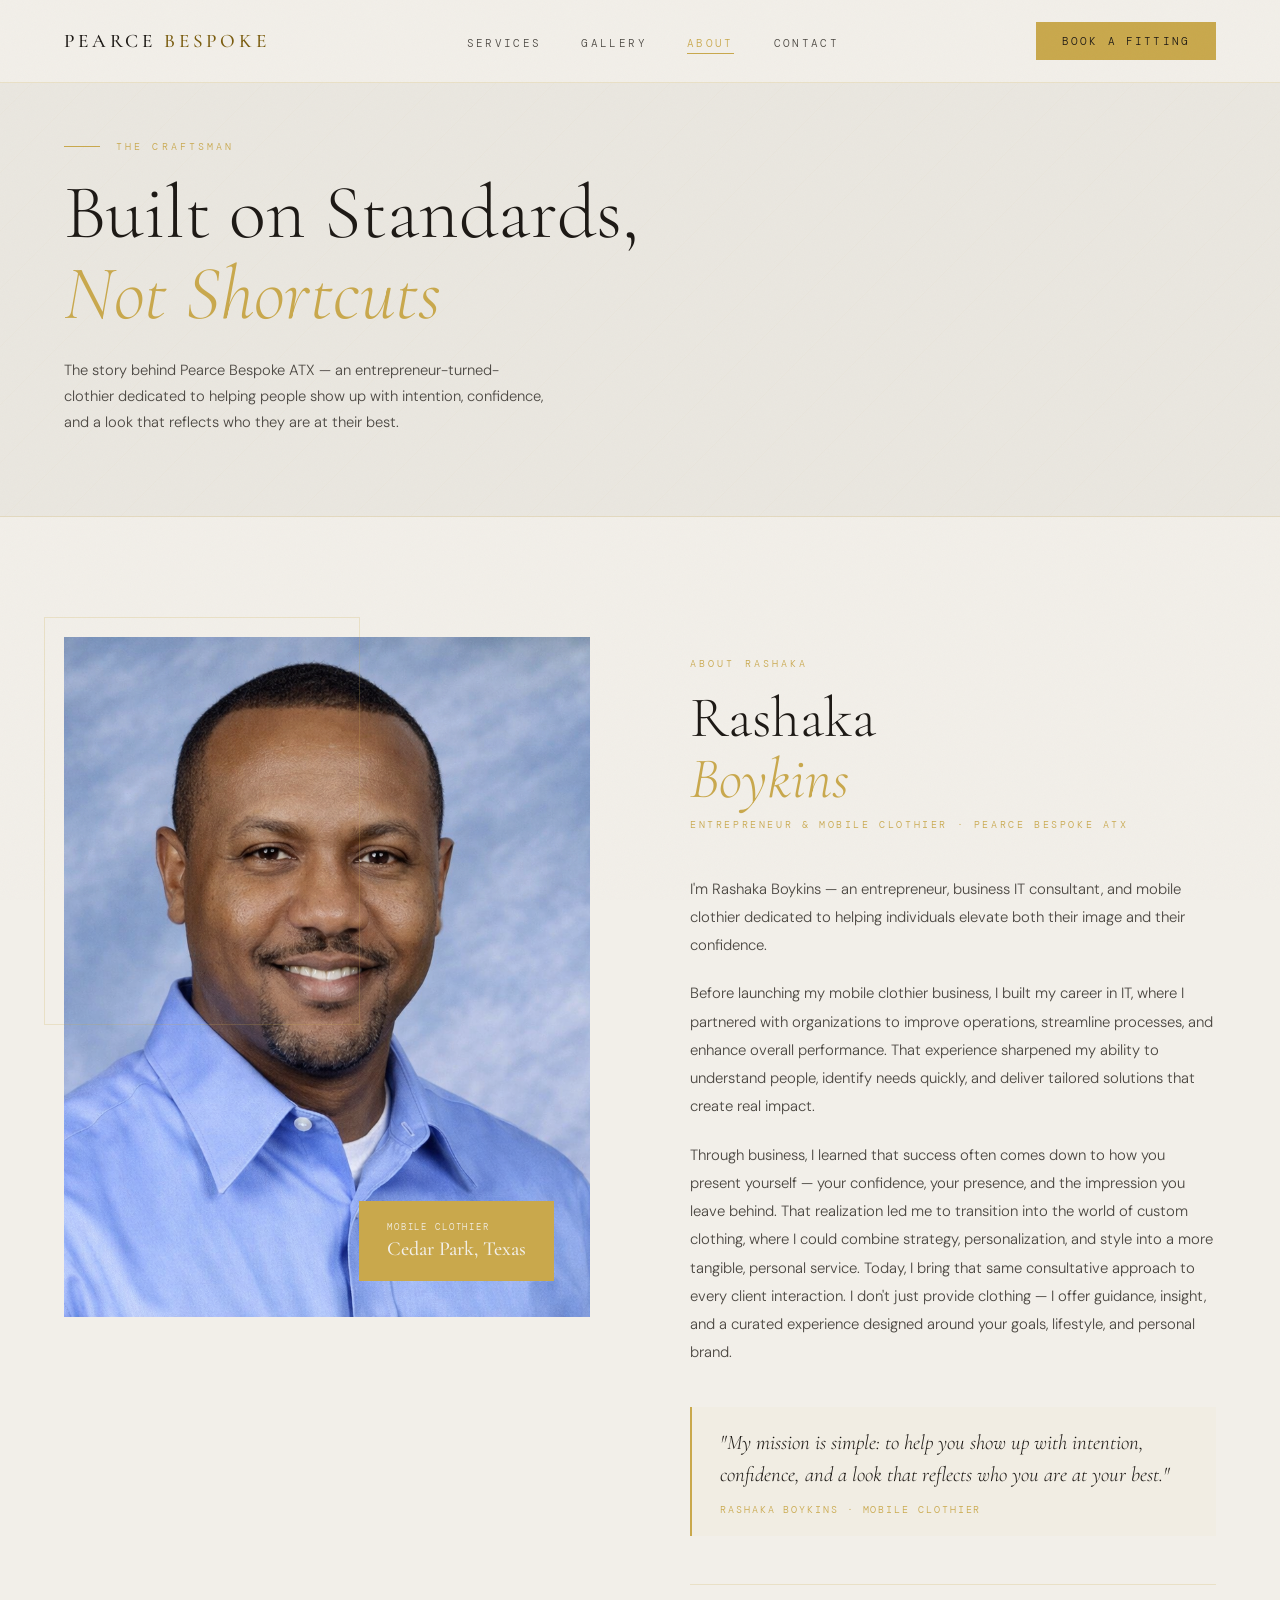
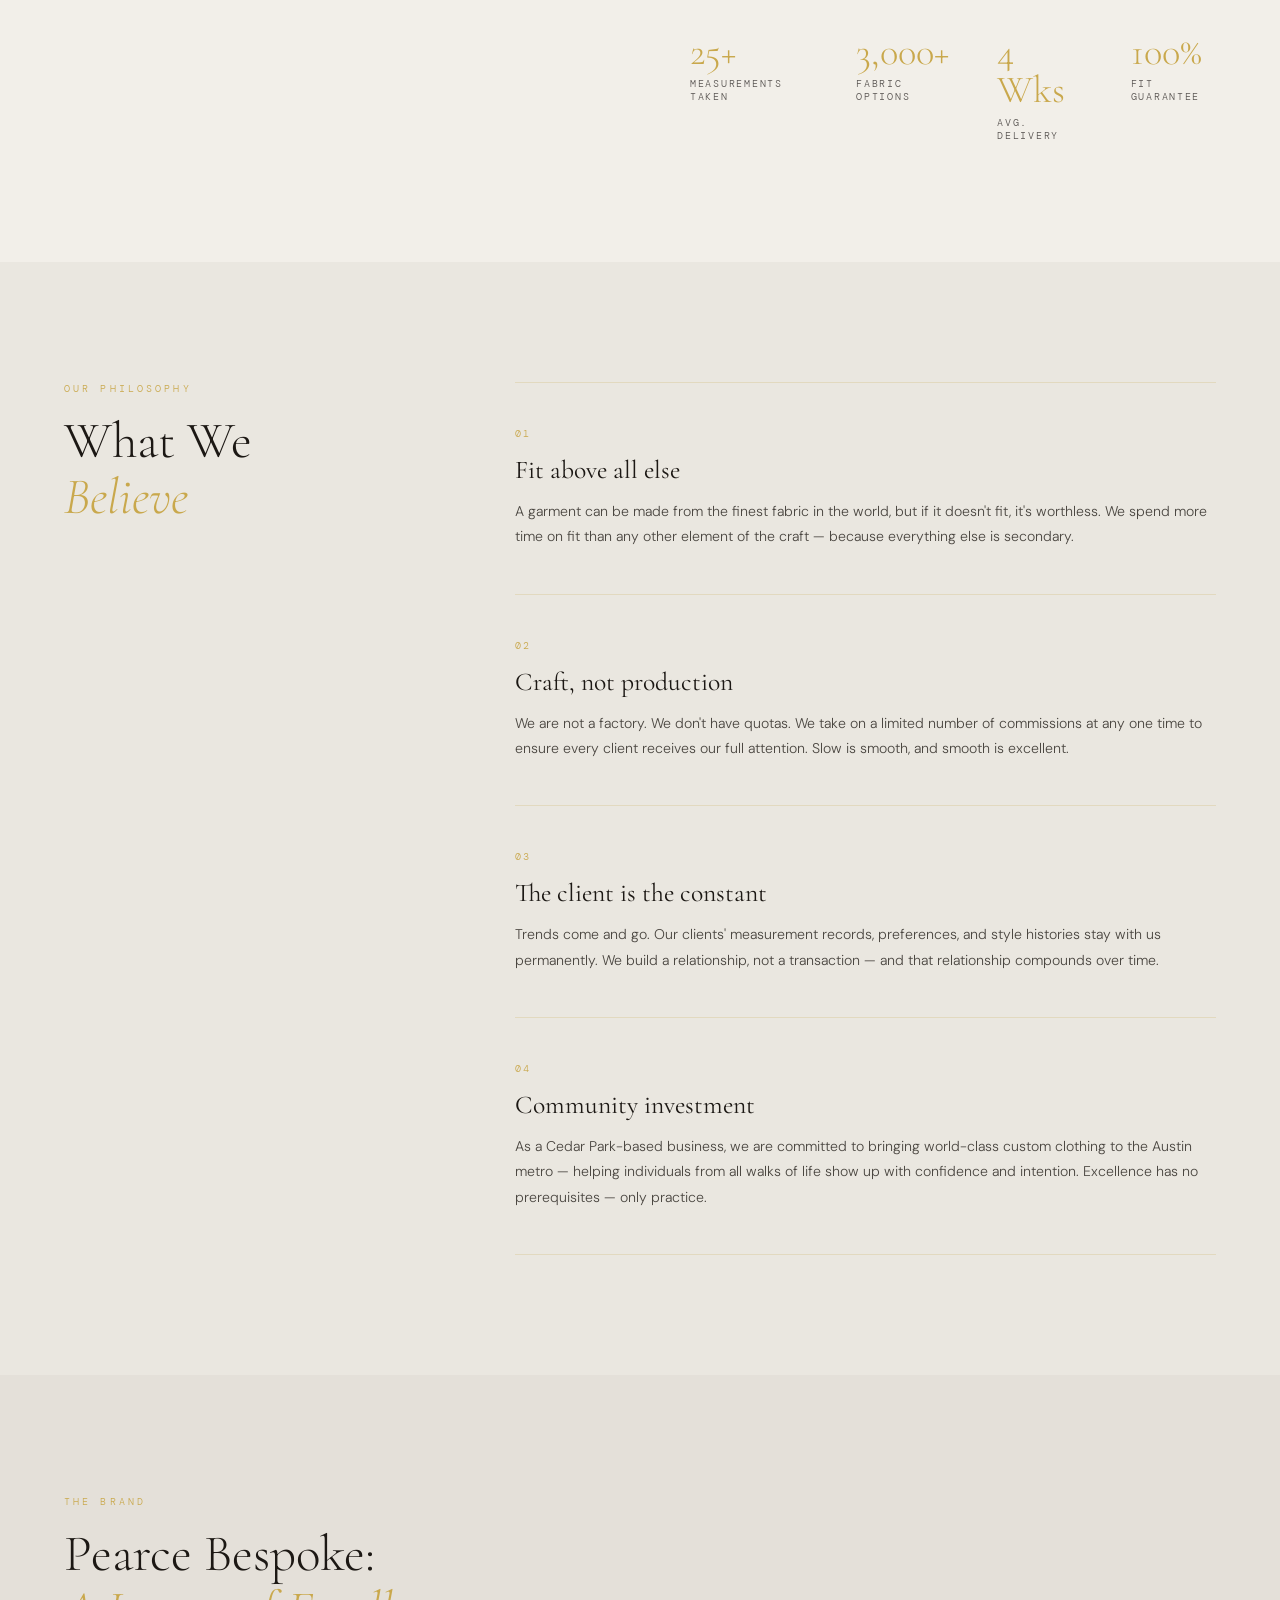
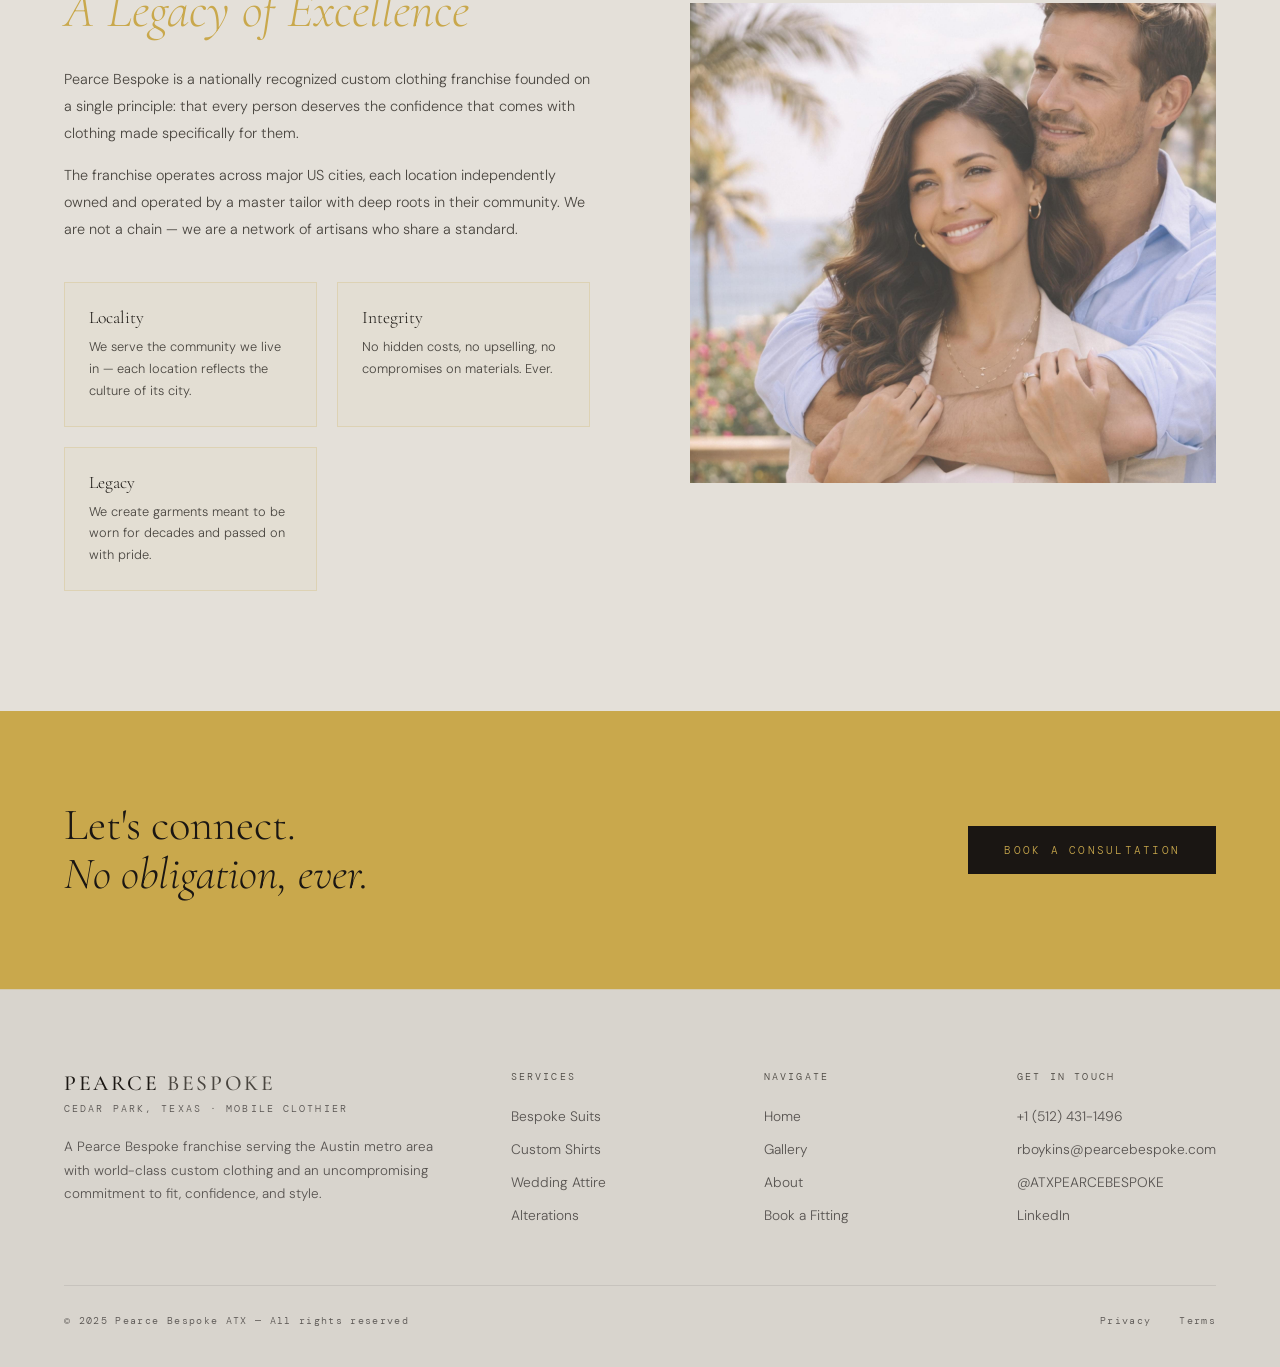
<file: about.html>
<!DOCTYPE html>
<html lang="en">
<head>
  <meta charset="UTF-8" />
  <meta name="viewport" content="width=device-width, initial-scale=1.0" />
  <link rel="icon" type="image/png" sizes="32x32" href="favicon-32.png">
  <link rel="icon" type="image/png" sizes="16x16" href="favicon-16.png">
  <link rel="apple-touch-icon" sizes="180x180" href="apple-touch-icon.png">
  <title>About Rashaka Boykins | Pearce Bespoke ATX — Cedar Park, Texas</title>
  <meta name="description" content="Meet Rashaka Boykins, owner of Pearce Bespoke ATX in Cedar Park, Texas. A trusted mobile clothier bringing bespoke suits and custom tailoring to Austin-area professionals. Learn about his story and philosophy." />
  <meta name="keywords" content="Rashaka Boykins, Pearce Bespoke ATX owner, bespoke clothier Cedar Park TX, custom tailor Austin Texas, mobile clothier Austin" />
  <meta name="robots" content="index, follow" />
  <link rel="canonical" href="https://www.austinpearcebespoke.com/about.html" />

  <meta property="og:type" content="profile" />
  <meta property="og:url" content="https://www.austinpearcebespoke.com/about.html" />
  <meta property="og:title" content="About Rashaka Boykins | Pearce Bespoke ATX" />
  <meta property="og:description" content="Meet Rashaka Boykins, Cedar Park's premier mobile bespoke clothier. Learn about his story, philosophy, and commitment to exceptional craftsmanship." />
  <meta property="og:image" content="https://www.austinpearcebespoke.com/images/mens-custom-suits-16.webp" />
  <meta name="twitter:card" content="summary_large_image" />
  <meta name="twitter:title" content="About Rashaka Boykins | Pearce Bespoke ATX" />
  <meta name="twitter:description" content="Meet Rashaka Boykins, Cedar Park's premier mobile bespoke clothier." />

  <script type="application/ld+json">
  {
    "@context": "https://schema.org",
    "@type": "AboutPage",
    "name": "About Rashaka Boykins — Pearce Bespoke ATX",
    "url": "https://www.austinpearcebespoke.com/about.html",
    "mainEntity": {
      "@type": "Person",
      "name": "Rashaka Boykins",
      "jobTitle": "Owner & Bespoke Clothier",
      "worksFor": {
        "@type": "ClothingStore",
        "name": "Pearce Bespoke ATX",
        "url": "https://www.austinpearcebespoke.com"
      },
      "address": {
        "@type": "PostalAddress",
        "addressLocality": "Cedar Park",
        "addressRegion": "TX",
        "addressCountry": "US"
      }
    }
  }
  </script>

  <link rel="preconnect" href="https://fonts.googleapis.com">
  <link rel="preconnect" href="https://fonts.gstatic.com" crossorigin>
  <link rel="preload" as="style" href="https://fonts.googleapis.com/css2?family=Cormorant+Garamond:ital,wght@0,300;0,400;0,500;0,600;1,300;1,400;1,500&family=DM+Sans:wght@300;400;500&family=DM+Mono:wght@300;400&display=optional" onload="this.onload=null;this.rel='stylesheet'"><noscript><link rel="stylesheet" href="https://fonts.googleapis.com/css2?family=Cormorant+Garamond:ital,wght@0,300;0,400;0,500;0,600;1,300;1,400;1,500&family=DM+Sans:wght@300;400;500&family=DM+Mono:wght@300;400&display=optional"></noscript>
  <link rel="stylesheet" href="styles.css" />
  <style>
    /* OWNER INTRO */
    #owner-intro {
      padding: 120px 64px;
      background: var(--bg-base);
    }
    .owner-layout {
      display: grid;
      grid-template-columns: 1fr 1fr;
      gap: 100px;
      align-items: start;
    }
    .owner-portrait {
      position: relative;
      height: 680px;
      top: 0;
    }
    .owner-portrait-img {
      position: absolute;
      inset: 0;
    }
    .portrait-accent-tl {
      position: absolute;
      top: -20px; left: -20px;
      width: 60%; height: 60%;
      border: 1px solid var(--gold-dim);
      pointer-events: none;
    }
    .portrait-badge {
      position: absolute;
      bottom: 36px; right: 36px;
      background: var(--gold);
      padding: 20px 28px;
      z-index: 2;
    }
    .badge-line1 {
      font-family: var(--mono);
      font-size: 0.58rem;
      letter-spacing: 0.2em;
      text-transform: uppercase;
      color: var(--bg-base);
      margin-bottom: 4px;
    }
    .badge-line2 {
      font-family: var(--serif);
      font-size: 1.25rem;
      font-weight: 500;
      color: var(--bg-base);
    }
    .owner-content { padding-top: 20px; }
    .owner-name {
      font-family: var(--serif);
      font-size: clamp(2.8rem, 4.5vw, 4.2rem);
      font-weight: 300;
      line-height: 1.06;
      color: var(--cream);
      margin-bottom: 8px;
    }
    .owner-name em { font-style: italic; color: var(--gold-light); }
    .owner-title-text {
      font-family: var(--mono);
      font-size: 0.65rem;
      letter-spacing: 0.25em;
      text-transform: uppercase;
      color: var(--gold);
      margin-bottom: 44px;
    }
    .owner-body {
      font-size: 0.93rem;
      line-height: 1.9;
      color: var(--cream-dim);
      margin-bottom: 20px;
    }
    .owner-quote {
      border-left: 2px solid var(--gold);
      padding: 20px 28px;
      margin: 40px 0;
      background: rgba(201,168,76,0.04);
    }
    .owner-quote p {
      font-family: var(--serif);
      font-size: 1.3rem;
      font-style: italic;
      font-weight: 300;
      color: var(--cream);
      line-height: 1.55;
    }
    .owner-quote cite {
      display: block;
      margin-top: 12px;
      font-family: var(--mono);
      font-size: 0.6rem;
      letter-spacing: 0.2em;
      text-transform: uppercase;
      color: var(--gold);
      font-style: normal;
    }
    .owner-stats {
      display: flex;
      gap: 48px;
      margin-top: 48px;
      padding-top: 48px;
      border-top: 1px solid var(--gold-dim);
    }
    .o-stat { display: flex; flex-direction: column; gap: 6px; }
    .o-stat-num {
      font-family: var(--serif);
      font-size: 2.4rem;
      font-weight: 300;
      color: var(--gold);
      line-height: 1;
    }
    .o-stat-label {
      font-family: var(--mono);
      font-size: 0.6rem;
      letter-spacing: 0.18em;
      text-transform: uppercase;
      color: var(--text-muted);
    }

    /* PHILOSOPHY */
    #philosophy {
      background: var(--bg-2);
      padding: 120px 64px;
    }
    .philosophy-layout {
      display: grid;
      grid-template-columns: 1fr 2fr;
      gap: 100px;
      align-items: start;
    }
    .philosophy-left { position: sticky; top: 120px; }
    .philosophy-left .section-title { margin-bottom: 28px; }
    .philosophy-pillars { display: flex; flex-direction: column; }
    .pillar {
      padding: 44px 0;
      border-bottom: 1px solid var(--gold-dim);
    }
    .pillar:first-child { border-top: 1px solid var(--gold-dim); }
    .pillar-num {
      font-family: var(--mono);
      font-size: 0.6rem;
      letter-spacing: 0.22em;
      color: var(--gold);
      margin-bottom: 14px;
    }
    .pillar-title {
      font-family: var(--serif);
      font-size: 1.6rem;
      font-weight: 400;
      color: var(--cream);
      margin-bottom: 14px;
    }
    .pillar-body { font-size: 0.88rem; line-height: 1.8; color: var(--cream-dim); }

    /* FRANCHISE */
    #franchise {
      background: var(--bg-3);
      padding: 120px 64px;
    }
    .franchise-layout {
      display: grid;
      grid-template-columns: 1fr 1fr;
      gap: 100px;
      align-items: center;
    }
    .franchise-content .section-title { margin-bottom: 28px; }
    .franchise-content p { font-size: 0.9rem; line-height: 1.85; color: var(--cream-dim); margin-bottom: 16px; }
    .franchise-img { height: 480px; position: relative; }
    .franchise-frame {
      position: absolute;
      top: -20px; right: -20px;
      width: 70%; height: 70%;
      border: 1px solid var(--gold-dim);
      pointer-events: none;
    }
    .brand-values {
      display: grid;
      grid-template-columns: 1fr 1fr;
      gap: 20px;
      margin-top: 40px;
    }
    .brand-val {
      padding: 24px;
      background: rgba(201,168,76,0.04);
      border: 1px solid var(--gold-dim);
    }
    .brand-val-title {
      font-family: var(--serif);
      font-size: 1.1rem;
      color: var(--cream);
      margin-bottom: 8px;
    }
    .brand-val-body { font-size: 0.8rem; line-height: 1.7; color: var(--cream-dim); }

    /* AWARDS */
    #recognition {
      background: var(--bg-base);
      padding: 100px 64px;
    }
    .recognition-grid {
      display: grid;
      grid-template-columns: repeat(3, 1fr);
      gap: 2px;
      margin-top: 64px;
    }
    .award-card {
      background: var(--bg-2);
      padding: 44px;
      display: flex;
      flex-direction: column;
      gap: 16px;
    }
    .award-year {
      font-family: var(--mono);
      font-size: 0.6rem;
      letter-spacing: 0.22em;
      color: var(--gold);
    }
    .award-title {
      font-family: var(--serif);
      font-size: 1.3rem;
      font-weight: 400;
      color: var(--cream);
      line-height: 1.25;
    }
    .award-org { font-size: 0.82rem; color: var(--text-muted); }

    @media (min-width: 769px) and (max-width: 1024px) {
      #owner-intro { padding: 80px 48px; }
      .owner-layout { grid-template-columns: 1fr 1fr; gap: 48px; }
      .owner-portrait { height: 520px; }
      #philosophy { padding: 80px 48px; }
      .philosophy-layout { grid-template-columns: 1fr 1fr; gap: 48px; }
      #franchise { padding: 80px 48px; }
      .franchise-layout { grid-template-columns: 1fr 1fr; gap: 48px; }
      .brand-values { grid-template-columns: 1fr 1fr; }
      #recognition { padding: 80px 48px; }
      .recognition-grid { grid-template-columns: 1fr 1fr; }
      div[style*="padding: 90px 64px"] { padding: 72px 48px !important; }
    }

    @media (max-width: 768px) {
      #owner-intro { padding: 64px 24px; }
      .owner-layout { grid-template-columns: 1fr; gap: 48px; }
      .owner-portrait { height: 460px; }
      .portrait-accent-tl { display: none; }
      .owner-stats { flex-wrap: wrap; gap: 28px; }
      #philosophy { padding: 72px 24px; }
      .philosophy-layout { grid-template-columns: 1fr; gap: 40px; }
      .philosophy-left { position: static; }
      #franchise { padding: 72px 24px; }
      .franchise-layout { grid-template-columns: 1fr; gap: 48px; }
      .franchise-img { height: 320px; }
      .franchise-frame { display: none; }
      .brand-values { grid-template-columns: 1fr; }
      #recognition { padding: 72px 24px; }
      .recognition-grid { grid-template-columns: 1fr; }
      div[style*="padding: 90px 64px"] { padding: 60px 24px !important; flex-direction: column; gap: 28px; }
    }
  </style>
</head>
<body>

<nav id="nav" class="solid">
  <a href="index.html" class="nav-logo">Pearce <span>Bespoke</span></a>
  <ul class="nav-links">
    <li><a href="services.html">Services</a></li>
    <li><a href="gallery.html">Gallery</a></li>
    <li><a href="about.html" class="active">About</a></li>
    <li><a href="contact.html">Contact</a></li>
  </ul>
  <a href="contact.html" class="nav-cta">Book a Fitting</a>
  <button class="nav-hamburger" id="hamburger" aria-label="Open menu">
    <span></span><span></span><span></span>
  </button>
</nav>

<div class="mobile-menu" id="mobile-menu">
  <ul class="mobile-menu-links">
    <li><a href="services.html">Services</a></li>
    <li><a href="gallery.html">Gallery</a></li>
    <li><a href="about.html" class="active">About</a></li>
    <li><a href="contact.html">Contact</a></li>
  </ul>
  <a href="contact.html" class="btn-primary">Book a Fitting</a>
  <div class="mobile-menu-footer">Cedar Park, Texas · By Appointment</div>
</div>

<main>
<div class="page-hero">
  <div class="page-hero-bg"></div>
  <div class="page-eyebrow fade-up d1">The Craftsman</div>
  <h1 class="page-title fade-up d2">Built on Standards,<br><em>Not Shortcuts</em></h1>
  <p class="page-subtitle fade-up d3">The story behind Pearce Bespoke ATX — an entrepreneur-turned-clothier dedicated to helping people show up with intention, confidence, and a look that reflects who they are at their best.</p>
</div>

<!-- OWNER INTRO -->
<section id="owner-intro">
  <div class="owner-layout">
    <div class="owner-portrait reveal">
      <div class="owner-portrait-img" style="background-image: url('images/Rashaka%20Headshot%20Photo.png'); background-size: cover; background-position: center top;"></div>
      <div class="portrait-accent-tl"></div>
      <div class="portrait-badge">
        <div class="badge-line1">Mobile Clothier</div>
        <div class="badge-line2">Cedar Park, Texas</div>
      </div>
    </div>

    <div class="owner-content">
      <div class="section-eyebrow reveal">About Rashaka</div>
      <h2 class="owner-name reveal">Rashaka<br><em>Boykins</em></h2>
      <div class="owner-title-text reveal">Entrepreneur & Mobile Clothier · Pearce Bespoke ATX</div>

      <p class="owner-body reveal">I'm Rashaka Boykins — an entrepreneur, business IT consultant, and mobile clothier dedicated to helping individuals elevate both their image and their confidence.</p>

      <p class="owner-body reveal">Before launching my mobile clothier business, I built my career in IT, where I partnered with organizations to improve operations, streamline processes, and enhance overall performance. That experience sharpened my ability to understand people, identify needs quickly, and deliver tailored solutions that create real impact.</p>

      <p class="owner-body reveal">Through business, I learned that success often comes down to how you present yourself — your confidence, your presence, and the impression you leave behind. That realization led me to transition into the world of custom clothing, where I could combine strategy, personalization, and style into a more tangible, personal service. Today, I bring that same consultative approach to every client interaction. I don't just provide clothing — I offer guidance, insight, and a curated experience designed around your goals, lifestyle, and personal brand.</p>

      <div class="owner-quote reveal">
        <p>"My mission is simple: to help you show up with intention, confidence, and a look that reflects who you are at your best."</p>
        <cite>Rashaka Boykins · Mobile Clothier</cite>
      </div>

      <div class="owner-stats reveal">
        <div class="o-stat"><span class="o-stat-num">25+</span><span class="o-stat-label">Measurements Taken</span></div>
        <div class="o-stat"><span class="o-stat-num">3,000+</span><span class="o-stat-label">Fabric Options</span></div>
        <div class="o-stat"><span class="o-stat-num">4 Wks</span><span class="o-stat-label">Avg. Delivery</span></div>
        <div class="o-stat"><span class="o-stat-num">100%</span><span class="o-stat-label">Fit Guarantee</span></div>
      </div>
    </div>
  </div>
</section>

<!-- PHILOSOPHY -->
<section id="philosophy">
  <div class="philosophy-layout">
    <div class="philosophy-left reveal">
      <div class="section-eyebrow">Our Philosophy</div>
      <h2 class="section-title">What We<br><em>Believe</em></h2>
    </div>
    <div class="philosophy-pillars">
      <div class="pillar reveal">
        <div class="pillar-num">01</div>
        <div class="pillar-title">Fit above all else</div>
        <div class="pillar-body">A garment can be made from the finest fabric in the world, but if it doesn't fit, it's worthless. We spend more time on fit than any other element of the craft — because everything else is secondary.</div>
      </div>
      <div class="pillar reveal">
        <div class="pillar-num">02</div>
        <div class="pillar-title">Craft, not production</div>
        <div class="pillar-body">We are not a factory. We don't have quotas. We take on a limited number of commissions at any one time to ensure every client receives our full attention. Slow is smooth, and smooth is excellent.</div>
      </div>
      <div class="pillar reveal">
        <div class="pillar-num">03</div>
        <div class="pillar-title">The client is the constant</div>
        <div class="pillar-body">Trends come and go. Our clients' measurement records, preferences, and style histories stay with us permanently. We build a relationship, not a transaction — and that relationship compounds over time.</div>
      </div>
      <div class="pillar reveal">
        <div class="pillar-num">04</div>
        <div class="pillar-title">Community investment</div>
        <div class="pillar-body">As a Cedar Park-based business, we are committed to bringing world-class custom clothing to the Austin metro — helping individuals from all walks of life show up with confidence and intention. Excellence has no prerequisites — only practice.</div>
      </div>
    </div>
  </div>
</section>

<!-- FRANCHISE -->
<section id="franchise">
  <div class="franchise-layout">
    <div class="franchise-content">
      <div class="section-eyebrow reveal">The Brand</div>
      <h2 class="section-title reveal">Pearce Bespoke:<br><em>A Legacy of Excellence</em></h2>
      <p class="reveal">Pearce Bespoke is a nationally recognized custom clothing franchise founded on a single principle: that every person deserves the confidence that comes with clothing made specifically for them.</p>
      <p class="reveal">The franchise operates across major US cities, each location independently owned and operated by a master tailor with deep roots in their community. We are not a chain — we are a network of artisans who share a standard.</p>
      <div class="brand-values reveal">
        <div class="brand-val">
          <div class="brand-val-title">Locality</div>
          <div class="brand-val-body">We serve the community we live in — each location reflects the culture of its city.</div>
        </div>
        <div class="brand-val">
          <div class="brand-val-title">Integrity</div>
          <div class="brand-val-body">No hidden costs, no upselling, no compromises on materials. Ever.</div>
        </div>
        <div class="brand-val">
          <div class="brand-val-title">Legacy</div>
          <div class="brand-val-body">We create garments meant to be worn for decades and passed on with pride.</div>
        </div>
      </div>
    </div>
    <div class="franchise-img reveal" style="position: relative; overflow: hidden;">
      <div class="franchise-frame"></div>
      <div style="position: absolute; inset: 0; background-image: url('images/hero_couple.jpg'); background-size: cover; background-position: center 30%;"></div>
    </div>
  </div>
</section>


<!-- CTA -->
<div style="background: var(--gold); padding: 90px 64px; display: flex; align-items: center; justify-content: space-between;" class="reveal">
  <div style="font-family: var(--serif); font-size: clamp(2rem,3.5vw,3.2rem); font-weight:300; color: var(--on-gold); line-height:1.1;">
    Let's connect.<br><em>No obligation, ever.</em>
  </div>
  <a href="contact.html" style="font-family:var(--mono);font-size:0.7rem;letter-spacing:0.2em;text-transform:uppercase;color:var(--gold);background:var(--on-gold);padding:17px 36px;text-decoration:none;" onmouseover="this.style.background='#2a2520'" onmouseout="this.style.background='var(--on-gold)'">Book a Consultation</a>
</div>

</main>

<footer>
  <div class="footer-top">
    <div>
      <div class="footer-brand">Pearce <span>Bespoke</span></div>
      <div class="footer-tagline">Cedar Park, Texas · Mobile Clothier</div>
      <p class="footer-about">A Pearce Bespoke franchise serving the Austin metro area with world-class custom clothing and an uncompromising commitment to fit, confidence, and style.</p>
    </div>
    <div>
      <div class="footer-col-title">Services</div>
      <ul class="footer-links">
        <li><a href="services.html">Bespoke Suits</a></li>
        <li><a href="services.html">Custom Shirts</a></li>
        <li><a href="services.html">Wedding Attire</a></li>
        <li><a href="services.html">Alterations</a></li>
      </ul>
    </div>
    <div>
      <div class="footer-col-title">Navigate</div>
      <ul class="footer-links">
        <li><a href="index.html">Home</a></li>
        <li><a href="gallery.html">Gallery</a></li>
        <li><a href="about.html">About</a></li>
        <li><a href="contact.html">Book a Fitting</a></li>
      </ul>
    </div>
    <div>
      <div class="footer-col-title">Get in Touch</div>
      <ul class="footer-links">
        <li><a href="tel:+15124311496">+1 (512) 431-1496</a></li>
        <li><a href="mailto:rboykins@pearcebespoke.com">rboykins@pearcebespoke.com</a></li>
        <li><a href="https://www.instagram.com/atxpearcebespoke" target="_blank">@ATXPEARCEBESPOKE</a></li>
        <li><a href="https://www.linkedin.com/company/111337158/" target="_blank">LinkedIn</a></li>
      </ul>
    </div>
  </div>
  <div class="footer-bottom">
    <div class="footer-copy">© 2025 Pearce Bespoke ATX — All rights reserved</div>
    <div class="footer-legal"><a href="#">Privacy</a><a href="#">Terms</a></div>
  </div>
</footer>

<script>
  const nav = document.getElementById('nav');
  let lastScrollY = 0;
  window.addEventListener('scroll', () => {
    const y = window.scrollY;
    if (y > lastScrollY && y > 100) nav.classList.add('nav-hidden');
    else nav.classList.remove('nav-hidden');
    if (y > 60) nav.classList.remove('solid');
    else nav.classList.add('solid');
    lastScrollY = y;
  });
  const hamburger = document.getElementById('hamburger');
  const mobileMenu = document.getElementById('mobile-menu');
  hamburger.addEventListener('click', () => {
    hamburger.classList.toggle('open');
    mobileMenu.classList.toggle('open');
    document.body.style.overflow = mobileMenu.classList.contains('open') ? 'hidden' : '';
  });
  mobileMenu.querySelectorAll('a').forEach(a => a.addEventListener('click', () => {
    hamburger.classList.remove('open');
    mobileMenu.classList.remove('open');
    document.body.style.overflow = '';
  }));
  const reveals = document.querySelectorAll('.reveal');
  const obs = new IntersectionObserver(entries => {
    entries.forEach(e => { if (e.isIntersecting) { e.target.classList.add('visible'); obs.unobserve(e.target); } });
  }, { threshold: 0.07 });
  reveals.forEach(el => obs.observe(el));
</script>
</body>
</html>
</file>
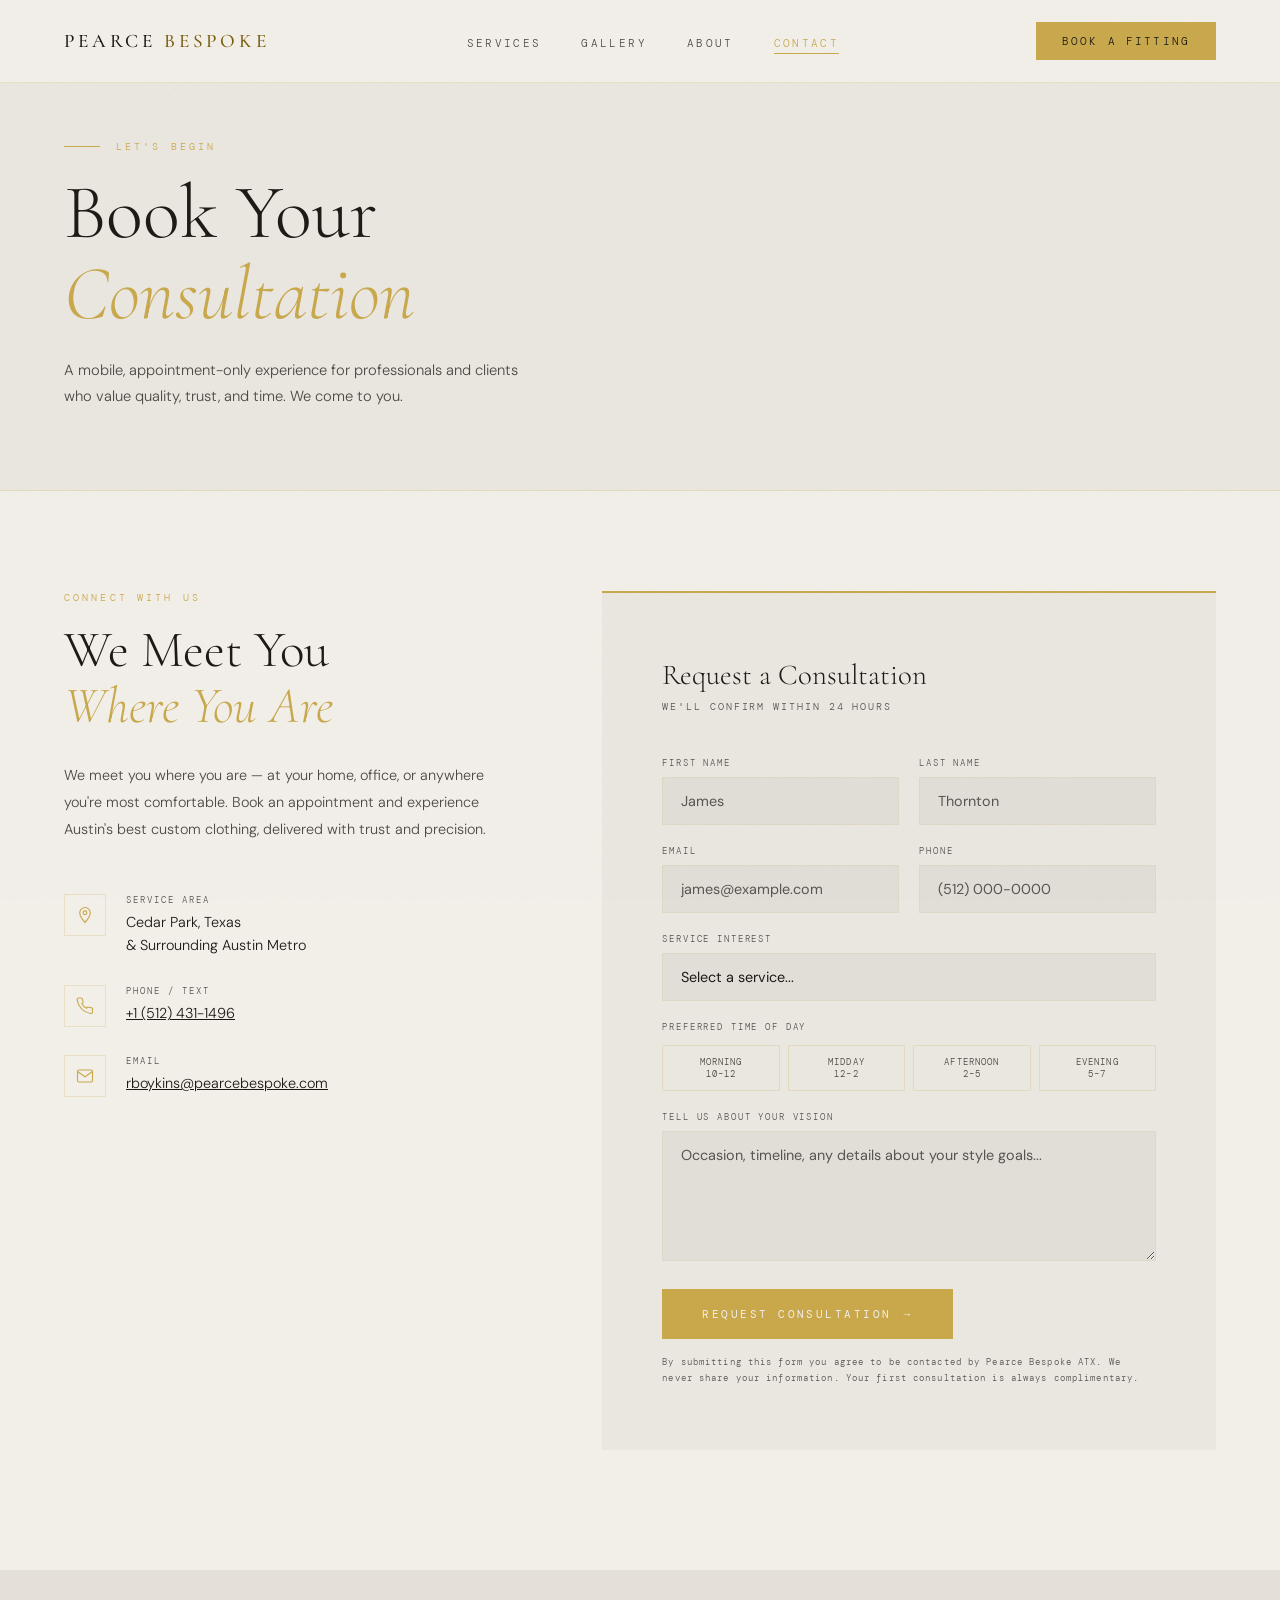
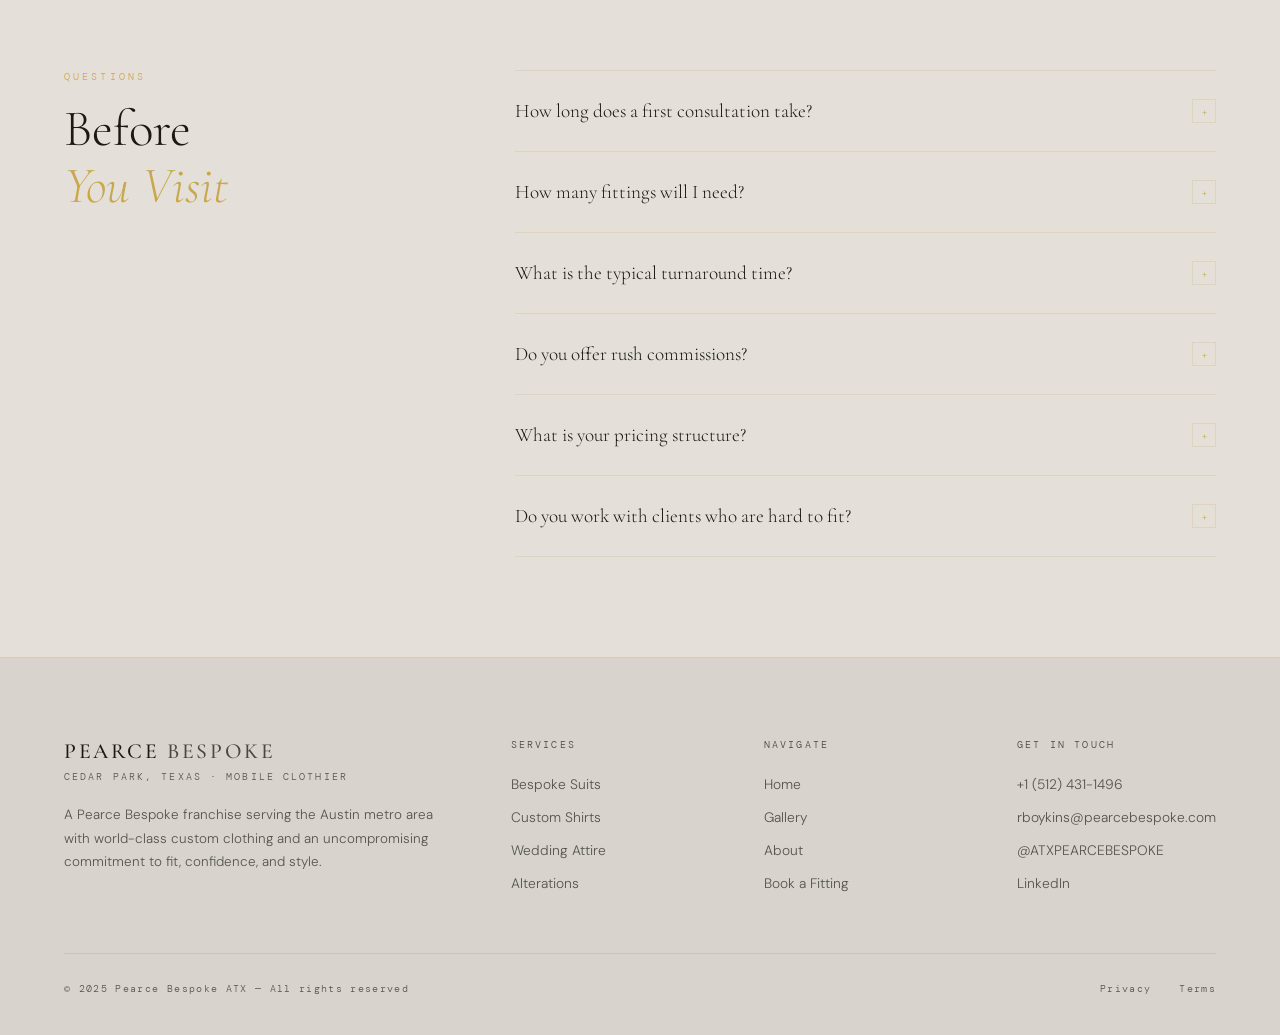
<file: contact.html>
<!DOCTYPE html>
<html lang="en">
<head>
  <meta charset="UTF-8" />
  <meta name="viewport" content="width=device-width, initial-scale=1.0" />
  <link rel="icon" type="image/png" sizes="32x32" href="favicon-32.png">
  <link rel="icon" type="image/png" sizes="16x16" href="favicon-16.png">
  <link rel="apple-touch-icon" sizes="180x180" href="apple-touch-icon.png">
  <title>Book a Consultation | Pearce Bespoke ATX — Custom Suits Cedar Park & Austin TX</title>
  <meta name="description" content="Book your complimentary consultation with Rashaka Boykins at Pearce Bespoke ATX. Mobile bespoke clothier serving Cedar Park, Austin, and surrounding Texas metro. We come to you — home, office, or event." />
  <meta name="keywords" content="book custom suit consultation Austin TX, bespoke tailor appointment Cedar Park, Rashaka Boykins contact, Pearce Bespoke ATX booking, custom clothing consultation Austin" />
  <meta name="robots" content="index, follow" />
  <link rel="canonical" href="https://www.austinpearcebespoke.com/contact.html" />

  <meta property="og:type" content="website" />
  <meta property="og:url" content="https://www.austinpearcebespoke.com/contact.html" />
  <meta property="og:title" content="Book a Consultation | Pearce Bespoke ATX" />
  <meta property="og:description" content="Book your complimentary consultation with Rashaka Boykins. Mobile bespoke clothier serving Cedar Park and Austin, TX. We come to you." />
  <meta property="og:image" content="https://www.austinpearcebespoke.com/images/mens-custom-suits-16.webp" />
  <meta name="twitter:card" content="summary_large_image" />
  <meta name="twitter:title" content="Book a Consultation | Pearce Bespoke ATX" />
  <meta name="twitter:description" content="Book your complimentary bespoke consultation in Cedar Park & Austin, TX. We come to you." />

  <script type="application/ld+json">
  {
    "@context": "https://schema.org",
    "@type": "ContactPage",
    "name": "Book a Consultation — Pearce Bespoke ATX",
    "url": "https://www.austinpearcebespoke.com/contact.html",
    "mainEntity": {
      "@type": "ClothingStore",
      "name": "Pearce Bespoke ATX",
      "telephone": "+15124311496",
      "email": "rboykins@pearcebespoke.com",
      "url": "https://www.austinpearcebespoke.com",
      "address": {
        "@type": "PostalAddress",
        "addressLocality": "Cedar Park",
        "addressRegion": "TX",
        "addressCountry": "US"
      }
    }
  }
  </script>

  <link rel="preconnect" href="https://fonts.googleapis.com">
  <link rel="preconnect" href="https://fonts.gstatic.com" crossorigin>
  <link rel="preload" as="style" href="https://fonts.googleapis.com/css2?family=Cormorant+Garamond:ital,wght@0,300;0,400;0,500;0,600;1,300;1,400;1,500&family=DM+Sans:wght@300;400;500&family=DM+Mono:wght@300;400&display=optional" onload="this.onload=null;this.rel='stylesheet'"><noscript><link rel="stylesheet" href="https://fonts.googleapis.com/css2?family=Cormorant+Garamond:ital,wght@0,300;0,400;0,500;0,600;1,300;1,400;1,500&family=DM+Sans:wght@300;400;500&family=DM+Mono:wght@300;400&display=optional"></noscript>
  <link rel="stylesheet" href="styles.css" />
  <style>
    /* CONTACT MAIN */
    #contact-main {
      padding: 100px 64px 120px;
      background: var(--bg-base);
    }
    .contact-layout {
      display: grid;
      grid-template-columns: 1fr 1.4fr;
      gap: 100px;
      align-items: start;
    }
    .contact-left { position: sticky; top: 120px; }
    .contact-left .section-title { margin-bottom: 28px; }
    .contact-intro { font-size: 0.9rem; line-height: 1.85; color: var(--cream-dim); margin-bottom: 52px; }

    .contact-details { display: flex; flex-direction: column; gap: 28px; }
    .c-item { display: flex; align-items: flex-start; gap: 20px; }
    .c-icon {
      width: 42px; height: 42px;
      border: 1px solid var(--gold-dim);
      display: flex;
      align-items: center;
      justify-content: center;
      flex-shrink: 0;
      transition: background 0.2s, border-color 0.2s;
    }
    .c-icon:hover { background: var(--gold-dim); border-color: var(--gold); }
    .c-label {
      font-family: var(--mono);
      font-size: 0.58rem;
      letter-spacing: 0.22em;
      text-transform: uppercase;
      color: var(--text-muted);
      margin-bottom: 5px;
    }
    .c-val { font-size: 0.9rem; line-height: 1.6; color: var(--cream); }

    /* FORM */
    .booking-form {
      background: var(--bg-2);
      padding: 64px 60px;
      border-top: 2px solid var(--gold);
    }
    .form-heading {
      font-family: var(--serif);
      font-size: 1.8rem;
      font-weight: 300;
      color: var(--cream);
      margin-bottom: 8px;
    }
    .form-subheading {
      font-family: var(--mono);
      font-size: 0.6rem;
      letter-spacing: 0.2em;
      text-transform: uppercase;
      color: var(--text-muted);
      margin-bottom: 44px;
    }
    .form-grid { display: grid; grid-template-columns: 1fr 1fr; gap: 20px; }
    .form-full { grid-column: span 2; }
    .form-group { display: flex; flex-direction: column; gap: 8px; }
    .form-label {
      font-family: var(--mono);
      font-size: 0.58rem;
      letter-spacing: 0.2em;
      text-transform: uppercase;
      color: var(--text-muted);
    }
    .form-input, .form-select, .form-textarea {
      background: rgba(0,0,0,0.04);
      border: 1px solid rgba(201,168,76,0.12);
      color: var(--cream);
      font-family: var(--sans);
      font-size: 0.9rem;
      padding: 14px 18px;
      outline: none;
      width: 100%;
      transition: border-color 0.2s, background 0.2s;
    }
    .form-input::placeholder, .form-textarea::placeholder { color: var(--text-muted); }
    .form-input:focus, .form-select:focus, .form-textarea:focus {
      border-color: var(--gold);
      background: rgba(201,168,76,0.06);
    }
    .form-select { appearance: none; cursor: pointer; }
    .form-textarea { resize: vertical; min-height: 130px; }

    /* Preferred date */
    .preferred-times {
      display: grid;
      grid-template-columns: repeat(4, 1fr);
      gap: 8px;
      margin-top: 4px;
    }
    .time-chip {
      font-family: var(--mono);
      font-size: 0.58rem;
      letter-spacing: 0.12em;
      text-transform: uppercase;
      color: var(--cream-dim);
      border: 1px solid var(--gold-dim);
      padding: 10px 8px;
      text-align: center;
      cursor: pointer;
      transition: all 0.2s;
      user-select: none;
    }
    .time-chip:hover { border-color: var(--gold); color: var(--gold); }
    .time-chip.selected { background: var(--gold); color: var(--bg-base); border-color: var(--gold); }

    .form-submit {
      font-family: var(--mono);
      font-size: 0.7rem;
      letter-spacing: 0.22em;
      text-transform: uppercase;
      color: var(--bg-base);
      background: var(--gold);
      padding: 18px 40px;
      border: none;
      cursor: pointer;
      transition: background 0.2s, transform 0.2s;
      margin-top: 8px;
      display: inline-flex;
      align-items: center;
      gap: 12px;
    }
    .form-submit:hover { background: var(--gold-light); transform: translateY(-2px); }
    .form-submit.success { background: #3d7a52; color: #fff; pointer-events: none; }
    .form-note {
      font-family: var(--mono);
      font-size: 0.58rem;
      letter-spacing: 0.12em;
      color: var(--text-muted);
      margin-top: 16px;
      line-height: 1.7;
    }

    /* MAP PLACEHOLDER */
    #map-section {
      height: 420px;
      background: var(--bg-2);
      position: relative;
      overflow: hidden;
      display: flex;
      align-items: center;
      justify-content: center;
    }
    #map-section::before {
      content: '';
      position: absolute;
      inset: 0;
      background: repeating-linear-gradient(0deg, transparent, transparent 39px, rgba(201,168,76,0.05) 39px, rgba(201,168,76,0.05) 40px),
                  repeating-linear-gradient(90deg, transparent, transparent 39px, rgba(201,168,76,0.05) 39px, rgba(201,168,76,0.05) 40px);
    }
    .map-pin {
      position: relative;
      z-index: 2;
      display: flex;
      flex-direction: column;
      align-items: center;
      gap: 16px;
    }
    .map-pin-dot {
      width: 16px; height: 16px;
      background: var(--gold);
      border-radius: 50%;
      box-shadow: 0 0 0 6px rgba(201,168,76,0.15), 0 0 0 20px rgba(201,168,76,0.06);
    }
    .map-pin-label {
      background: var(--bg-base);
      border: 1px solid var(--gold-dim);
      padding: 16px 24px;
      font-family: var(--mono);
      font-size: 0.62rem;
      letter-spacing: 0.18em;
      text-transform: uppercase;
      color: var(--cream);
      text-align: center;
      line-height: 1.8;
    }

    /* FAQ */
    #faq {
      background: var(--bg-3);
      padding: 100px 64px;
    }
    .faq-layout {
      display: grid;
      grid-template-columns: 1fr 2fr;
      gap: 100px;
      align-items: start;
    }
    .faq-left { position: sticky; top: 120px; }
    .faq-list { display: flex; flex-direction: column; }
    .faq-item {
      border-bottom: 1px solid var(--gold-dim);
      overflow: hidden;
    }
    .faq-item:first-child { border-top: 1px solid var(--gold-dim); }
    .faq-q {
      padding: 28px 0;
      font-family: var(--serif);
      font-size: 1.2rem;
      color: var(--cream);
      cursor: pointer;
      display: flex;
      align-items: center;
      justify-content: space-between;
      gap: 20px;
      user-select: none;
    }
    .faq-icon {
      width: 24px; height: 24px;
      border: 1px solid var(--gold-dim);
      display: flex;
      align-items: center;
      justify-content: center;
      flex-shrink: 0;
      transition: background 0.2s, transform 0.3s;
      font-size: 0.8rem;
      color: var(--gold);
    }
    .faq-item.open .faq-icon { background: var(--gold); color: var(--bg-base); transform: rotate(45deg); }
    .faq-a {
      max-height: 0;
      overflow: hidden;
      transition: max-height 0.4s ease, padding 0.3s;
      font-size: 0.88rem;
      line-height: 1.8;
      color: var(--cream-dim);
      padding: 0;
    }
    .faq-item.open .faq-a { max-height: 300px; padding-bottom: 28px; }

    @media (min-width: 769px) and (max-width: 1024px) {
      #contact-main { padding: 80px 48px 100px; }
      .contact-layout { grid-template-columns: 1fr 1fr; gap: 48px; }
      .booking-form { padding: 48px 40px; }
      #faq { padding: 80px 48px; }
      .faq-layout { grid-template-columns: 1fr 1fr; gap: 48px; }
    }

    @media (max-width: 768px) {
      #contact-main { padding: 64px 24px 80px; }
      .contact-layout { grid-template-columns: 1fr; gap: 56px; }
      .contact-left { position: static; }
      .booking-form { padding: 40px 24px; }
      .form-grid { grid-template-columns: 1fr; }
      .form-full { grid-column: span 1; }
      .preferred-times { grid-template-columns: 1fr 1fr; }
      #map-section { height: 280px; }
      #faq { padding: 72px 24px; }
      .faq-layout { grid-template-columns: 1fr; gap: 40px; }
      .faq-left { position: static; }
    }
  </style>
</head>
<body>

<nav id="nav" class="solid">
  <a href="index.html" class="nav-logo">Pearce <span>Bespoke</span></a>
  <ul class="nav-links">
    <li><a href="services.html">Services</a></li>
    <li><a href="gallery.html">Gallery</a></li>
    <li><a href="about.html">About</a></li>
    <li><a href="contact.html" class="active">Contact</a></li>
  </ul>
  <a href="contact.html" class="nav-cta">Book a Fitting</a>
  <button class="nav-hamburger" id="hamburger" aria-label="Open menu">
    <span></span><span></span><span></span>
  </button>
</nav>

<div class="mobile-menu" id="mobile-menu">
  <ul class="mobile-menu-links">
    <li><a href="services.html">Services</a></li>
    <li><a href="gallery.html">Gallery</a></li>
    <li><a href="about.html">About</a></li>
    <li><a href="contact.html" class="active">Contact</a></li>
  </ul>
  <a href="contact.html" class="btn-primary">Book a Fitting</a>
  <div class="mobile-menu-footer">Cedar Park, Texas · By Appointment</div>
</div>

<main>
<div class="page-hero">
  <div class="page-hero-bg"></div>
  <div class="page-eyebrow fade-up d1">Let's Begin</div>
  <h1 class="page-title fade-up d2">Book Your<br><em>Consultation</em></h1>
  <p class="page-subtitle fade-up d3">A mobile, appointment-only experience for professionals and clients who value quality, trust, and time. We come to you.</p>
</div>

<!-- CONTACT MAIN -->
<section id="contact-main">
  <div class="contact-layout">
    <div class="contact-left">
      <div class="section-eyebrow reveal">Connect With Us</div>
      <h2 class="section-title reveal">We Meet You<br><em>Where You Are</em></h2>
      <p class="contact-intro reveal">We meet you where you are — at your home, office, or anywhere you're most comfortable. Book an appointment and experience Austin's best custom clothing, delivered with trust and precision.</p>
      <div class="contact-details reveal">
        <div class="c-item">
          <div class="c-icon">
            <svg width="18" height="18" viewBox="0 0 24 24" fill="none" stroke="#c9a84c" stroke-width="1.5">
              <path d="M12 2C8.1 2 5 5.1 5 9c0 5.2 7 13 7 13s7-7.8 7-13c0-3.9-3.1-7-7-7z"/><circle cx="12" cy="9" r="2.5"/>
            </svg>
          </div>
          <div>
            <div class="c-label">Service Area</div>
            <div class="c-val">Cedar Park, Texas<br>&amp; Surrounding Austin Metro</div>
          </div>
        </div>
        <div class="c-item">
          <div class="c-icon">
            <svg width="18" height="18" viewBox="0 0 24 24" fill="none" stroke="#c9a84c" stroke-width="1.5">
              <path d="M22 16.92v3a2 2 0 0 1-2.18 2 19.79 19.79 0 0 1-8.63-3.07A19.5 19.5 0 0 1 4.69 12 19.79 19.79 0 0 1 1.61 3.44 2 2 0 0 1 3.59 1.27h3a2 2 0 0 1 2 1.72 12.84 12.84 0 0 0 .7 2.81 2 2 0 0 1-.45 2.11L7.91 8.91a16 16 0 0 0 6 6l.9-.9a2 2 0 0 1 2.11-.45 12.84 12.84 0 0 0 2.81.7A2 2 0 0 1 22 16.92z"/>
            </svg>
          </div>
          <div>
            <div class="c-label">Phone / Text</div>
            <div class="c-val"><a href="tel:+15124311496" style="color:inherit;">+1 (512) 431-1496</a></div>
          </div>
        </div>
        <div class="c-item">
          <div class="c-icon">
            <svg width="18" height="18" viewBox="0 0 24 24" fill="none" stroke="#c9a84c" stroke-width="1.5">
              <path d="M4 4h16c1.1 0 2 .9 2 2v12c0 1.1-.9 2-2 2H4c-1.1 0-2-.9-2-2V6c0-1.1.9-2 2-2z"/><polyline points="22,6 12,13 2,6"/>
            </svg>
          </div>
          <div>
            <div class="c-label">Email</div>
            <div class="c-val"><a href="mailto:rboykins@pearcebespoke.com" style="color:inherit;">rboykins@pearcebespoke.com</a></div>
          </div>
        </div>
        <div class="c-item">
          <div class="c-icon">
            <svg width="18" height="18" viewBox="0 0 24 24" fill="none" stroke="#c9a84c" stroke-width="1.5">
              <rect x="2" y="2" width="20" height="20" rx="5"/><circle cx="12" cy="12" r="4"/><circle cx="17.5" cy="6.5" r="1" fill="#c9a84c" stroke="none"/>
            </svg>
          </div>
          <div>
            <div class="c-label">Instagram</div>
            <div class="c-val"><a href="https://www.instagram.com/atxpearcebespoke" target="_blank" style="color:inherit;">@ATXPEARCEBESPOKE</a><br>DM us for a quick response</div>
          </div>
        </div>
        <div class="c-item">
          <div class="c-icon">
            <svg width="18" height="18" viewBox="0 0 24 24" fill="none" stroke="#c9a84c" stroke-width="1.5">
              <circle cx="12" cy="12" r="10"/><path d="M12 6v6l4 2"/>
            </svg>
          </div>
          <div>
            <div class="c-label">Availability</div>
            <div class="c-val">By Appointment · Mobile Service<br>We come to you — home, office, or event</div>
          </div>
        </div>
      </div>
    </div>

    <!-- BOOKING FORM -->
    <div class="booking-form reveal">
      <div class="form-heading">Request a Consultation</div>
      <div class="form-subheading">We'll confirm within 24 hours</div>

      <form class="form-grid" id="booking-form" novalidate>
        <input type="hidden" name="access_key" value="a9d74ac1-8a7c-484f-b1e5-840ba7b27081" />
        <input type="hidden" name="subject" value="New Consultation Request - Pearce Bespoke ATX" />
        <input type="hidden" name="preferred_time" id="f-time-value" value="" />
        <div class="form-group">
          <label class="form-label">First Name</label>
          <input class="form-input" type="text" name="first_name" placeholder="James" required />
        </div>
        <div class="form-group">
          <label class="form-label">Last Name</label>
          <input class="form-input" type="text" name="last_name" placeholder="Thornton" required />
        </div>
        <div class="form-group">
          <label class="form-label">Email</label>
          <input class="form-input" type="email" name="email" placeholder="james@example.com" required />
        </div>
        <div class="form-group">
          <label class="form-label">Phone</label>
          <input class="form-input" type="tel" name="phone" placeholder="(512) 000-0000" />
        </div>
        <div class="form-group form-full">
          <label class="form-label">Service Interest</label>
          <select class="form-select" name="service">
            <option value="">Select a service...</option>
            <option>Full Bespoke Suit</option>
            <option>Custom Dress Shirts</option>
            <option>Wedding &amp; Formalwear</option>
            <option>Executive Wardrobe</option>
            <option>Alterations &amp; Tailoring</option>
            <option>General Consultation</option>
          </select>
        </div>
        <div class="form-group form-full">
          <label class="form-label">Preferred Time of Day</label>
          <div class="preferred-times">
            <div class="time-chip" onclick="toggleChip(this)">Morning<br>10–12</div>
            <div class="time-chip" onclick="toggleChip(this)">Midday<br>12–2</div>
            <div class="time-chip" onclick="toggleChip(this)">Afternoon<br>2–5</div>
            <div class="time-chip" onclick="toggleChip(this)">Evening<br>5–7</div>
          </div>
        </div>
        <div class="form-group form-full">
          <label class="form-label">Tell us about your vision</label>
          <textarea class="form-textarea" name="message" placeholder="Occasion, timeline, any details about your style goals..."></textarea>
        </div>
        <div class="form-full">
          <button class="form-submit" id="submit-btn" type="submit">
            <span id="btn-text">Request Consultation</span>
            <span id="btn-arrow">→</span>
          </button>
          <div class="form-note" id="form-status"></div>
          <div class="form-note" style="margin-top:8px;">By submitting this form you agree to be contacted by Pearce Bespoke ATX. We never share your information. Your first consultation is always complimentary.</div>
        </div>
      </form>
    </div>
  </div>
</section>


<!-- FAQ -->
<section id="faq">
  <div class="faq-layout">
    <div class="faq-left reveal">
      <div class="section-eyebrow">Questions</div>
      <h2 class="section-title">Before<br><em>You Visit</em></h2>
    </div>
    <div class="faq-list reveal">
      <div class="faq-item">
        <div class="faq-q" onclick="toggleFaq(this)">How long does a first consultation take? <div class="faq-icon">+</div></div>
        <div class="faq-a">Your first consultation typically lasts 45 minutes to an hour. We'll discuss your lifestyle, style preferences, and the garments you have in mind. There's no pressure and no obligation to commission anything on the spot.</div>
      </div>
      <div class="faq-item">
        <div class="faq-q" onclick="toggleFaq(this)">How many fittings will I need? <div class="faq-icon">+</div></div>
        <div class="faq-a">For a full bespoke suit, we typically schedule 2–3 fitting appointments. The first is a baste fitting where we evaluate the rough structure; the second and third refine every seam and detail. Custom shirts and smaller pieces may require only one fitting.</div>
      </div>
      <div class="faq-item">
        <div class="faq-q" onclick="toggleFaq(this)">What is the typical turnaround time? <div class="faq-icon">+</div></div>
        <div class="faq-a">A full bespoke suit is delivered in 4 weeks from the first fitting. Custom shirts are also ready in 4 weeks. If you have a specific event or deadline, let us know at consultation and we'll do our best to accommodate.</div>
      </div>
      <div class="faq-item">
        <div class="faq-q" onclick="toggleFaq(this)">Do you offer rush commissions? <div class="faq-icon">+</div></div>
        <div class="faq-a">Yes, we offer rush services for urgent commissions, subject to our current workload. A rush fee applies for timelines shorter than 4 weeks. Please contact us directly to discuss your specific timeline.</div>
      </div>
      <div class="faq-item">
        <div class="faq-q" onclick="toggleFaq(this)">What is your pricing structure? <div class="faq-icon">+</div></div>
        <div class="faq-a">All pricing is transparent and discussed at your complimentary consultation. Pricing varies based on fabric selection, garment type, and complexity. We do not charge for consultations or fabric viewings — reach out to get started.</div>
      </div>
      <div class="faq-item">
        <div class="faq-q" onclick="toggleFaq(this)">Do you work with clients who are hard to fit? <div class="faq-icon">+</div></div>
        <div class="faq-a">Absolutely — this is one of the primary advantages of bespoke tailoring. We regularly work with clients who have asymmetrical frames, non-standard proportions, or have struggled with off-the-rack and made-to-measure options. Every pattern is made uniquely for you.</div>
      </div>
    </div>
  </div>
</section>

</main>

<footer>
  <div class="footer-top">
    <div>
      <div class="footer-brand">Pearce <span>Bespoke</span></div>
      <div class="footer-tagline">Cedar Park, Texas · Mobile Clothier</div>
      <p class="footer-about">A Pearce Bespoke franchise serving the Austin metro area with world-class custom clothing and an uncompromising commitment to fit, confidence, and style.</p>
    </div>
    <div>
      <div class="footer-col-title">Services</div>
      <ul class="footer-links">
        <li><a href="services.html">Bespoke Suits</a></li>
        <li><a href="services.html">Custom Shirts</a></li>
        <li><a href="services.html">Wedding Attire</a></li>
        <li><a href="services.html">Alterations</a></li>
      </ul>
    </div>
    <div>
      <div class="footer-col-title">Navigate</div>
      <ul class="footer-links">
        <li><a href="index.html">Home</a></li>
        <li><a href="gallery.html">Gallery</a></li>
        <li><a href="about.html">About</a></li>
        <li><a href="contact.html">Book a Fitting</a></li>
      </ul>
    </div>
    <div>
      <div class="footer-col-title">Get in Touch</div>
      <ul class="footer-links">
        <li><a href="tel:+15124311496">+1 (512) 431-1496</a></li>
        <li><a href="mailto:rboykins@pearcebespoke.com">rboykins@pearcebespoke.com</a></li>
        <li><a href="https://www.instagram.com/atxpearcebespoke" target="_blank">@ATXPEARCEBESPOKE</a></li>
        <li><a href="https://www.linkedin.com/company/111337158/" target="_blank">LinkedIn</a></li>
      </ul>
    </div>
  </div>
  <div class="footer-bottom">
    <div class="footer-copy">© 2025 Pearce Bespoke ATX — All rights reserved</div>
    <div class="footer-legal"><a href="#">Privacy</a><a href="#">Terms</a></div>
  </div>
</footer>

<script>
  const nav = document.getElementById('nav');
  let lastScrollY = 0;
  window.addEventListener('scroll', () => {
    const y = window.scrollY;
    if (y > lastScrollY && y > 100) nav.classList.add('nav-hidden');
    else nav.classList.remove('nav-hidden');
    if (y > 60) nav.classList.remove('solid');
    else nav.classList.add('solid');
    lastScrollY = y;
  });
  const hamburger = document.getElementById('hamburger');
  const mobileMenu = document.getElementById('mobile-menu');
  hamburger.addEventListener('click', () => {
    hamburger.classList.toggle('open');
    mobileMenu.classList.toggle('open');
    document.body.style.overflow = mobileMenu.classList.contains('open') ? 'hidden' : '';
  });
  mobileMenu.querySelectorAll('a').forEach(a => a.addEventListener('click', () => {
    hamburger.classList.remove('open');
    mobileMenu.classList.remove('open');
    document.body.style.overflow = '';
  }));
  const reveals = document.querySelectorAll('.reveal');
  const obs = new IntersectionObserver(entries => {
    entries.forEach(e => { if (e.isIntersecting) { e.target.classList.add('visible'); obs.unobserve(e.target); } });
  }, { threshold: 0.07 });
  reveals.forEach(el => obs.observe(el));

  function toggleChip(el) {
    el.classList.toggle('selected');
  }

  function toggleFaq(el) {
    const item = el.parentElement;
    const isOpen = item.classList.contains('open');
    document.querySelectorAll('.faq-item').forEach(i => i.classList.remove('open'));
    if (!isOpen) item.classList.add('open');
  }

  document.getElementById('booking-form').addEventListener('submit', async function(e) {
    e.preventDefault();
    const btn = document.getElementById('submit-btn');
    const txt = document.getElementById('btn-text');
    const arrow = document.getElementById('btn-arrow');
    const status = document.getElementById('form-status');

    // Collect selected time chips into hidden field
    const chips = [...document.querySelectorAll('.time-chip.selected')]
      .map(c => c.innerText.replace('\n', ' ')).join(', ');
    document.getElementById('f-time-value').value = chips || 'No preference';

    // Loading state
    txt.textContent = 'Sending…';
    arrow.style.display = 'none';
    btn.style.pointerEvents = 'none';
    btn.style.opacity = '0.8';
    status.textContent = '';

    const data = Object.fromEntries(new FormData(this));

    try {
      const res = await fetch('https://api.web3forms.com/submit', {
        method: 'POST',
        headers: { 'Content-Type': 'application/json', Accept: 'application/json' },
        body: JSON.stringify(data)
      });
      const json = await res.json();
      console.log('Web3Forms response:', json);

      if (json.success) {
        btn.classList.add('success');
        txt.textContent = 'Request Sent ✓';
        arrow.style.display = 'none';
        status.style.color = '#7bbf95';
        status.textContent = 'Thank you — we\'ll be in touch within 24 hours.';
        this.reset();
        document.querySelectorAll('.time-chip').forEach(c => c.classList.remove('selected'));
        setTimeout(() => {
          btn.classList.remove('success');
          txt.textContent = 'Request Consultation';
          arrow.style.display = '';
          btn.style.pointerEvents = '';
          btn.style.opacity = '';
          status.textContent = '';
        }, 6000);
      } else {
        throw new Error(json.message || 'Submission failed');
      }
    } catch (err) {
      console.error('Web3Forms error:', err);
      txt.textContent = 'Request Consultation';
      arrow.style.display = '';
      btn.style.pointerEvents = '';
      btn.style.opacity = '';
      status.style.color = '#d9796a';
      status.textContent = 'Error: ' + (err.message || 'Something went wrong. Please try again.');
    }
  });
</script>
</body>
</html>
</file>
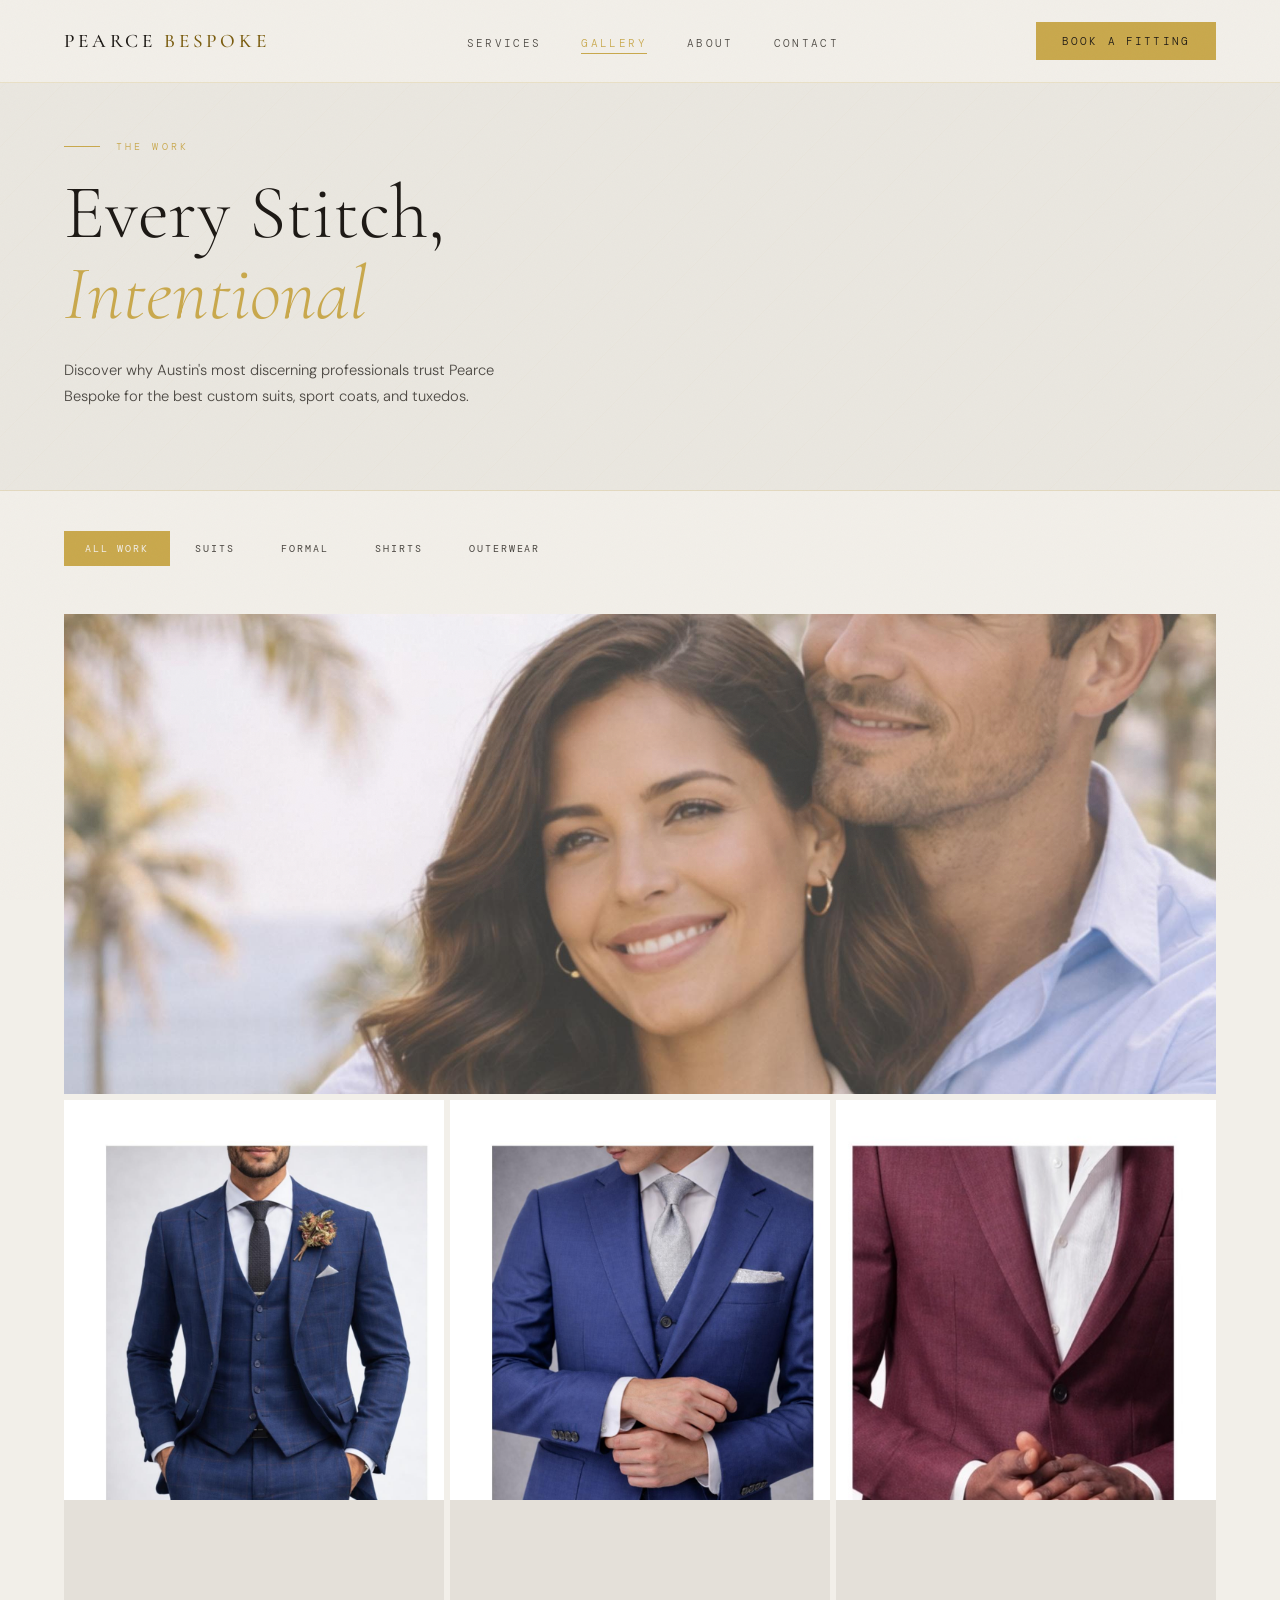
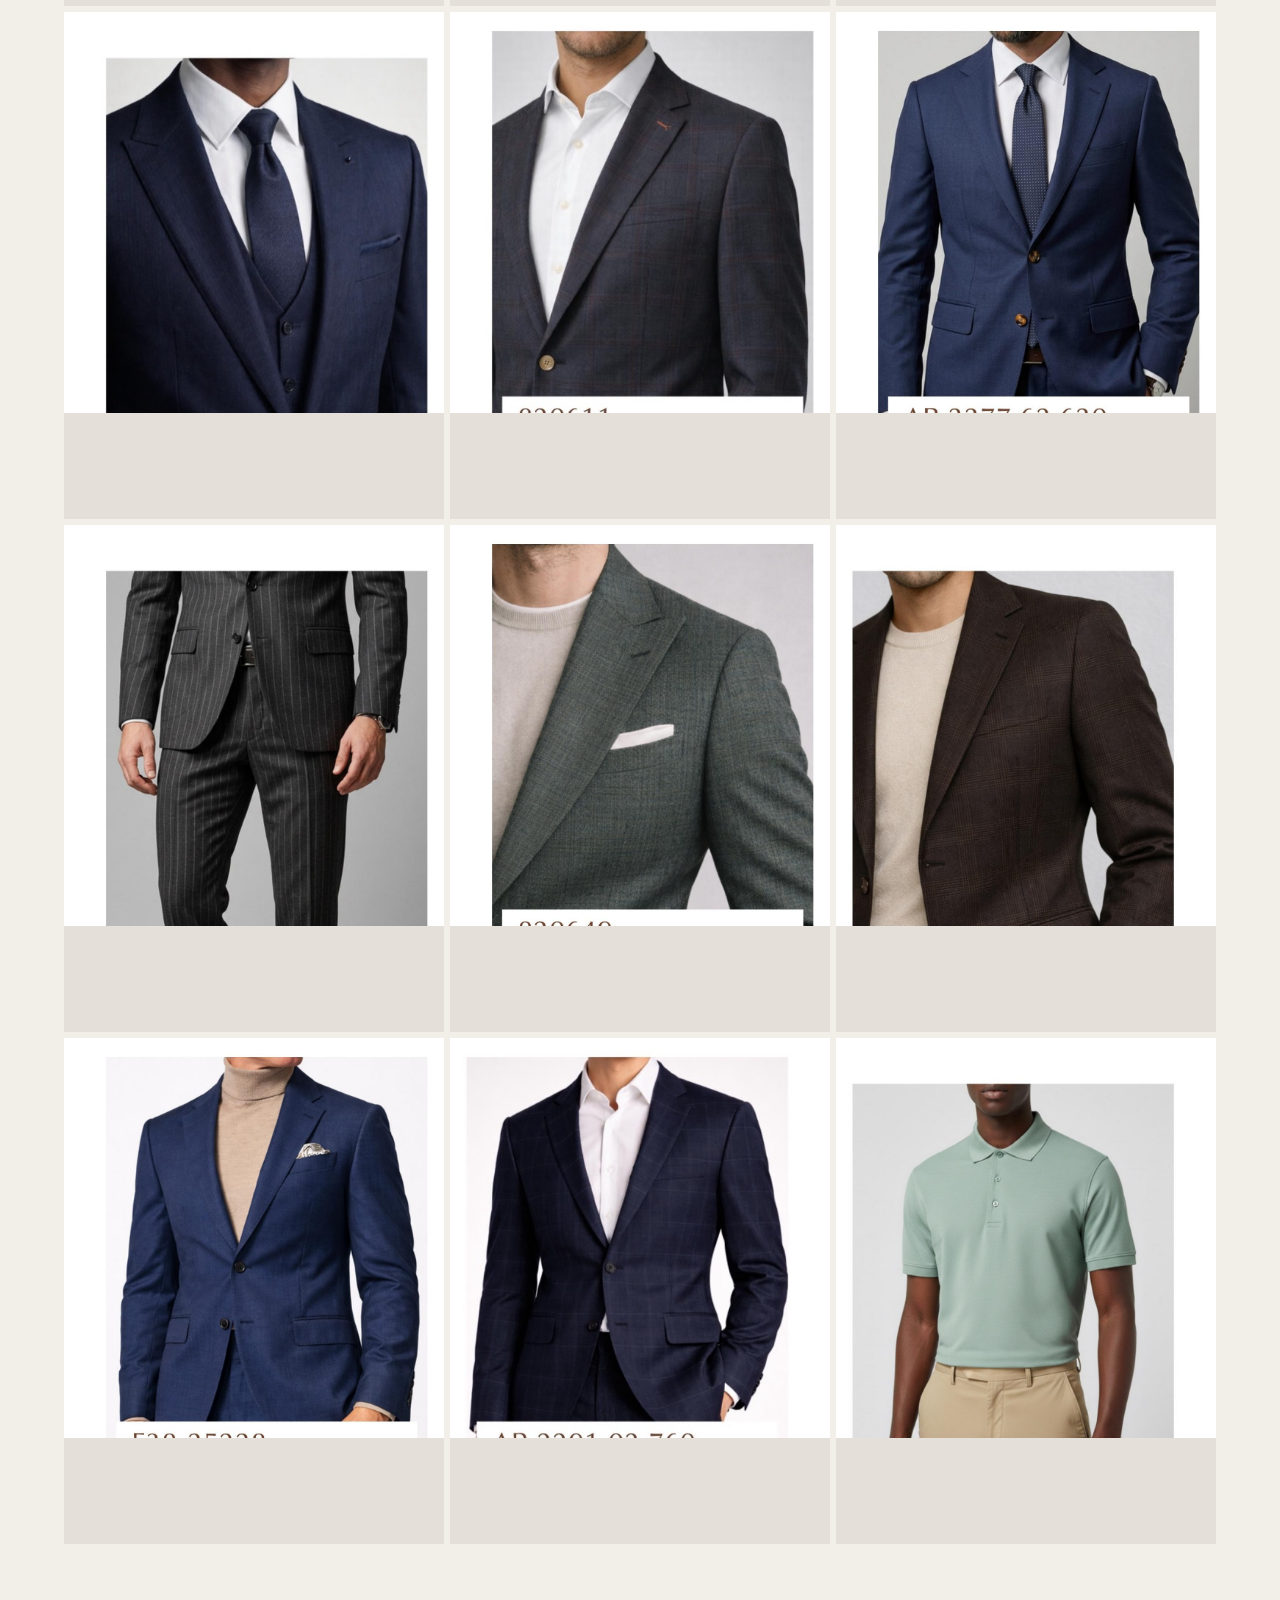
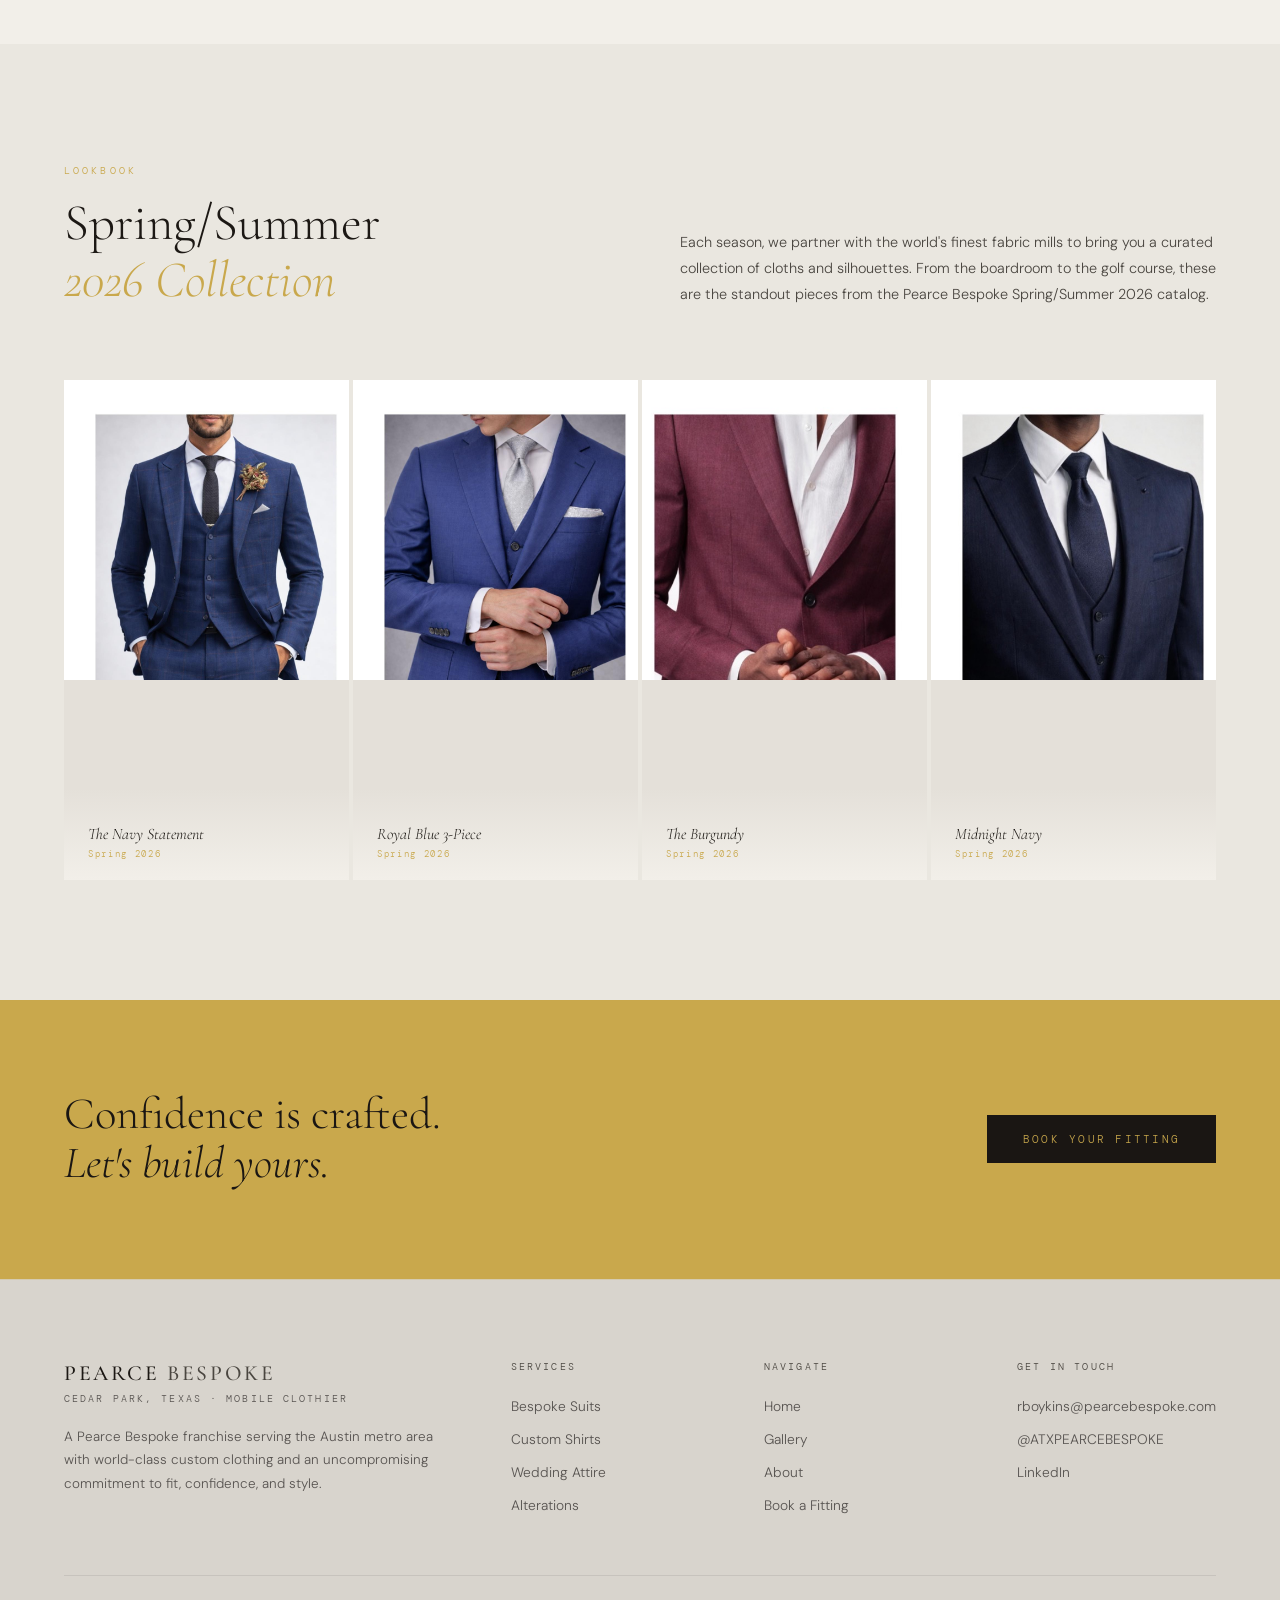
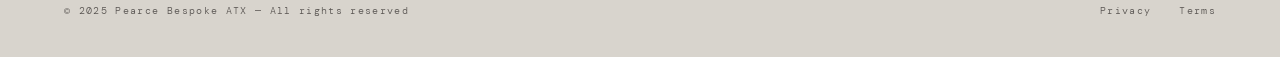
<file: gallery.html>
<!DOCTYPE html>
<html lang="en">
<head>
  <meta charset="UTF-8" />
  <meta name="viewport" content="width=device-width, initial-scale=1.0" />
  <link rel="icon" type="image/png" sizes="32x32" href="favicon-32.png">
  <link rel="icon" type="image/png" sizes="16x16" href="favicon-16.png">
  <link rel="apple-touch-icon" sizes="180x180" href="apple-touch-icon.png">
  <title>Gallery | Bespoke Suits & Custom Clothing — Pearce Bespoke ATX Cedar Park TX</title>
  <meta name="description" content="Browse Pearce Bespoke ATX's portfolio of custom suits, bespoke dress shirts, and tailored clothing. Serving Cedar Park, Austin, and the Texas metro area. See what's possible when clothing is made for you." />
  <meta name="keywords" content="bespoke suit gallery Austin, custom suit photos Texas, Pearce Bespoke ATX portfolio, tailored suits Cedar Park, custom clothing Austin TX photos" />
  <meta name="robots" content="index, follow" />
  <link rel="canonical" href="https://www.austinpearcebespoke.com/gallery.html" />

  <meta property="og:type" content="website" />
  <meta property="og:url" content="https://www.austinpearcebespoke.com/gallery.html" />
  <meta property="og:title" content="Gallery | Pearce Bespoke ATX — Custom Suits Cedar Park TX" />
  <meta property="og:description" content="See what's possible when clothing is made for you. Browse our portfolio of bespoke suits and custom tailoring." />
  <meta property="og:image" content="https://www.austinpearcebespoke.com/images/man_burgundy.jpg" />
  <meta name="twitter:card" content="summary_large_image" />
  <meta name="twitter:title" content="Gallery | Pearce Bespoke ATX" />
  <meta name="twitter:description" content="Browse our portfolio of bespoke suits and custom tailoring in Cedar Park & Austin, TX." />

  <link rel="preconnect" href="https://fonts.googleapis.com">
  <link rel="preconnect" href="https://fonts.gstatic.com" crossorigin>
  <link rel="preload" as="style" href="https://fonts.googleapis.com/css2?family=Cormorant+Garamond:ital,wght@0,300;0,400;0,500;0,600;1,300;1,400;1,500&family=DM+Sans:wght@300;400;500&family=DM+Mono:wght@300;400&display=optional" onload="this.onload=null;this.rel='stylesheet'"><noscript><link rel="stylesheet" href="https://fonts.googleapis.com/css2?family=Cormorant+Garamond:ital,wght@0,300;0,400;0,500;0,600;1,300;1,400;1,500&family=DM+Sans:wght@300;400;500&family=DM+Mono:wght@300;400&display=optional"></noscript>
  <link rel="stylesheet" href="styles.css" />
  <style>
    /* FILTER TABS */
    .gallery-filters {
      display: flex;
      align-items: center;
      gap: 4px;
      padding: 40px 64px 0;
      background: var(--bg-base);
    }
    .filter-btn {
      font-family: var(--mono);
      font-size: 0.62rem;
      letter-spacing: 0.2em;
      text-transform: uppercase;
      color: var(--cream-dim);
      background: transparent;
      border: 1px solid transparent;
      padding: 10px 20px;
      cursor: pointer;
      transition: all 0.2s;
    }
    .filter-btn:hover { color: var(--gold); border-color: var(--gold-dim); }
    .filter-btn.active { color: var(--bg-base); background: var(--gold); border-color: var(--gold); }

    /* GALLERY GRID — clean 3-column portrait cards */
    .gallery-section {
      padding: 48px 64px 100px;
      background: var(--bg-base);
    }

    /* Featured banner: first item spans full width, landscape */
    .gallery-feature {
      position: relative;
      overflow: hidden;
      height: 480px;
      margin-bottom: 6px;
      background: #C5C0B8;
      cursor: pointer;
    }
    .gallery-feature img {
      width: 100%;
      height: 100%;
      object-fit: cover;
      object-position: center 30%;
      transition: transform 0.8s ease;
      display: block;
    }
    .gallery-feature:hover img { transform: scale(1.03); }
    .gallery-feature .g-overlay {
      background: linear-gradient(to top, rgba(11,11,14,0.88) 0%, rgba(11,11,14,0) 55%);
    }

    /* 3-column portrait grid */
    .gallery-grid {
      display: grid;
      grid-template-columns: repeat(3, 1fr);
      gap: 6px;
    }
    .g-item {
      position: relative;
      overflow: hidden;
      background: #E4E0D9;
      cursor: pointer;
      aspect-ratio: 3 / 4;
    }
    .g-item img {
      width: 100%;
      height: 100%;
      object-fit: contain;
      object-position: top center;
      background: #E4E0D9;
      display: block;
      transition: transform 0.8s ease;
    }
    .g-item:hover img { transform: scale(1.04); }

    .g-overlay {
      position: absolute;
      inset: 0;
      background: linear-gradient(to top, rgba(11,11,14,0.88) 0%, rgba(11,11,14,0) 55%);
      display: flex;
      flex-direction: column;
      justify-content: flex-end;
      padding: 28px;
      opacity: 0;
      transition: opacity 0.35s;
      z-index: 2;
    }
    .g-item:hover .g-overlay,
    .gallery-feature:hover .g-overlay { opacity: 1; }
    .g-overlay-title {
      font-family: var(--serif);
      font-size: 1.1rem;
      font-style: italic;
      color: #ffffff;
      margin-bottom: 4px;
    }
    .g-overlay-tag {
      font-family: var(--mono);
      font-size: 0.58rem;
      letter-spacing: 0.18em;
      text-transform: uppercase;
      color: var(--gold);
    }

    /* LOOKBOOK FEATURE */
    #lookbook {
      background: var(--bg-2);
      padding: 120px 64px;
    }
    .lookbook-header {
      display: grid;
      grid-template-columns: 1fr 1fr;
      gap: 80px;
      align-items: end;
      margin-bottom: 72px;
    }
    .lookbook-header p { font-size: 0.9rem; line-height: 1.8; color: var(--cream-dim); }
    .lookbook-grid {
      display: grid;
      grid-template-columns: repeat(4, 1fr);
      gap: 4px;
    }
    .lb-item {
      position: relative;
      height: 500px;
      overflow: hidden;
      background: #E4E0D9;
    }
    .lb-item img {
      width: 100%;
      height: 100%;
      object-fit: contain;
      object-position: top center;
      display: block;
      transition: transform 0.8s ease;
    }
    .lb-item:hover img { transform: scale(1.03); }
    .lb-label {
      position: absolute;
      bottom: 0; left: 0; right: 0;
      background: linear-gradient(to top, var(--bg-base), transparent);
      padding: 36px 24px 20px;
      z-index: 1;
    }
    .lb-name {
      font-family: var(--serif);
      font-size: 1rem;
      font-style: italic;
      color: var(--cream);
    }
    .lb-year {
      font-family: var(--mono);
      font-size: 0.58rem;
      letter-spacing: 0.18em;
      color: var(--gold);
      margin-top: 4px;
    }
    .lb-inner {
      position: absolute;
      inset: 0;
      display: flex;
      align-items: center;
      justify-content: center;
      flex-direction: column;
      gap: 8px;
      z-index: 0;
    }

    @media (min-width: 769px) and (max-width: 1024px) {
      .gallery-filters { padding: 40px 48px 0; }
      .gallery-section { padding: 40px 48px 80px; }
      .gallery-grid { grid-template-columns: repeat(3, 1fr); }
      #lookbook { padding: 80px 48px; }
      .lookbook-grid { grid-template-columns: 1fr 1fr; gap: 24px; }
      .lb-item { height: 420px; }
    }

    @media (max-width: 768px) {
      .gallery-filters { padding: 28px 24px 0; flex-wrap: wrap; }
      .gallery-section { padding: 28px 24px 72px; }
      .gallery-feature { height: 300px; }
      .gallery-grid { grid-template-columns: 1fr 1fr; gap: 4px; }
      #lookbook { padding: 72px 24px; }
      .lookbook-header { grid-template-columns: 1fr; gap: 16px; margin-bottom: 44px; }
      .lookbook-grid { grid-template-columns: 1fr 1fr; }
      .lb-item { height: 340px; }
    }
  </style>
</head>
<body>

<nav id="nav" class="solid">
  <a href="index.html" class="nav-logo">Pearce <span>Bespoke</span></a>
  <ul class="nav-links">
    <li><a href="services.html">Services</a></li>
    <li><a href="gallery.html" class="active">Gallery</a></li>
    <li><a href="about.html">About</a></li>
    <li><a href="contact.html">Contact</a></li>
  </ul>
  <a href="contact.html" class="nav-cta">Book a Fitting</a>
  <button class="nav-hamburger" id="hamburger" aria-label="Open menu">
    <span></span><span></span><span></span>
  </button>
</nav>

<div class="mobile-menu" id="mobile-menu">
  <ul class="mobile-menu-links">
    <li><a href="services.html">Services</a></li>
    <li><a href="gallery.html" class="active">Gallery</a></li>
    <li><a href="about.html">About</a></li>
    <li><a href="contact.html">Contact</a></li>
  </ul>
  <a href="contact.html" class="btn-primary">Book a Fitting</a>
  <div class="mobile-menu-footer">Cedar Park, Texas · By Appointment</div>
</div>

<main>
<div class="page-hero">
  <div class="page-hero-bg"></div>
  <div class="page-eyebrow fade-up d1">The Work</div>
  <h1 class="page-title fade-up d2">Every Stitch,<br><em>Intentional</em></h1>
  <p class="page-subtitle fade-up d3">Discover why Austin's most discerning professionals trust Pearce Bespoke for the best custom suits, sport coats, and tuxedos.</p>
</div>

<!-- FILTER TABS -->
<div class="gallery-filters reveal">
  <button class="filter-btn active" onclick="filterGallery('all', this)">All Work</button>
  <button class="filter-btn" onclick="filterGallery('suits', this)">Suits</button>
  <button class="filter-btn" onclick="filterGallery('formal', this)">Formal</button>
  <button class="filter-btn" onclick="filterGallery('shirts', this)">Shirts</button>
  <button class="filter-btn" onclick="filterGallery('outerwear', this)">Outerwear</button>
</div>

<!-- GALLERY GRID -->
<div class="gallery-section">

  <!-- FEATURED BANNER -->
  <div class="gallery-feature reveal">
    <img src="images/hero_couple.jpg" alt="Pearce Bespoke Spring Summer 2026" />
    <div class="g-overlay">
      <div class="g-overlay-title">Spring / Summer 2026 Collection</div>
      <div class="g-overlay-tag">Pearce Bespoke · Cedar Park, Texas</div>
    </div>
  </div>

  <!-- 3-COLUMN PORTRAIT GRID -->
  <div class="gallery-grid reveal" id="gallery-grid">
    <div class="g-item" data-cat="suits">
      <img src="images/man_navy_3piece.jpg" alt="The Navy Three-Piece" />
      <div class="g-overlay"><div class="g-overlay-title">The Navy Three-Piece</div><div class="g-overlay-tag">Bespoke Suit · Spring 2026</div></div>
    </div>
    <div class="g-item" data-cat="suits">
      <img src="images/man_blue_3piece.jpg" alt="The Royal Blue" />
      <div class="g-overlay"><div class="g-overlay-title">The Royal Blue</div><div class="g-overlay-tag">Three-Piece · Spring 2026</div></div>
    </div>
    <div class="g-item" data-cat="suits">
      <img src="images/man_burgundy.jpg" alt="The Burgundy Bold" />
      <div class="g-overlay"><div class="g-overlay-title">The Burgundy Bold</div><div class="g-overlay-tag">Bespoke Suit · Spring 2026</div></div>
    </div>
    <div class="g-item" data-cat="formal">
      <img src="images/man_black_suit.jpg" alt="The Midnight Navy" />
      <div class="g-overlay"><div class="g-overlay-title">The Midnight Navy</div><div class="g-overlay-tag">Formal Suit · Spring 2026</div></div>
    </div>
    <div class="g-item" data-cat="suits">
      <img src="images/man_charcoal_blazer.jpg" alt="The Charcoal Check" />
      <div class="g-overlay"><div class="g-overlay-title">The Charcoal Check</div><div class="g-overlay-tag">Bespoke Suit · Spring 2026</div></div>
    </div>
    <div class="g-item" data-cat="suits">
      <img src="images/man_navy_dotted.jpg" alt="The Navy Dotted" />
      <div class="g-overlay"><div class="g-overlay-title">The Navy Dotted</div><div class="g-overlay-tag">Bespoke Suit · Spring 2026</div></div>
    </div>
    <div class="g-item" data-cat="suits">
      <img src="images/man_pinstripe.jpg" alt="The Pinstripe Classic" />
      <div class="g-overlay"><div class="g-overlay-title">The Pinstripe Classic</div><div class="g-overlay-tag">Bespoke Suit · Spring 2026</div></div>
    </div>
    <div class="g-item" data-cat="suits">
      <img src="images/man_olive_blazer.jpg" alt="The Olive Relaxed" />
      <div class="g-overlay"><div class="g-overlay-title">The Olive Relaxed</div><div class="g-overlay-tag">Sport Coat · Spring 2026</div></div>
    </div>
    <div class="g-item" data-cat="suits">
      <img src="images/man_brown_blazer.jpg" alt="The Earth Tone" />
      <div class="g-overlay"><div class="g-overlay-title">The Earth Tone</div><div class="g-overlay-tag">Sport Coat · Spring 2026</div></div>
    </div>
    <div class="g-item" data-cat="suits">
      <img src="images/man_navy_turtleneck.jpg" alt="The Navy Turtleneck" />
      <div class="g-overlay"><div class="g-overlay-title">The Navy Turtleneck</div><div class="g-overlay-tag">Suit + Knitwear · Spring 2026</div></div>
    </div>
    <div class="g-item" data-cat="suits">
      <img src="images/man_navy_windowpane.jpg" alt="The Windowpane" />
      <div class="g-overlay"><div class="g-overlay-title">The Windowpane</div><div class="g-overlay-tag">Bespoke Blazer · Spring 2026</div></div>
    </div>
    <div class="g-item" data-cat="suits">
      <img src="images/man_sage_polo.jpg" alt="The Sage Polo" />
      <div class="g-overlay"><div class="g-overlay-title">The Sage Polo</div><div class="g-overlay-tag">Casual Wear · Spring 2026</div></div>
    </div>
  </div>
</div>

<!-- LOOKBOOK -->
<section id="lookbook">
  <div class="lookbook-header">
    <div>
      <div class="section-eyebrow reveal">Lookbook</div>
      <h2 class="section-title reveal">Spring/Summer<br><em>2026 Collection</em></h2>
    </div>
    <p class="reveal">Each season, we partner with the world's finest fabric mills to bring you a curated collection of cloths and silhouettes. From the boardroom to the golf course, these are the standout pieces from the Pearce Bespoke Spring/Summer 2026 catalog.</p>
  </div>
  <div class="lookbook-grid reveal">
    <div class="lb-item">
      <img src="images/man_navy_3piece.jpg" alt="The Navy Statement" />
      <div class="lb-label"><div class="lb-name">The Navy Statement</div><div class="lb-year">Spring 2026</div></div>
    </div>
    <div class="lb-item">
      <img src="images/man_blue_3piece.jpg" alt="Royal Blue 3-Piece" />
      <div class="lb-label"><div class="lb-name">Royal Blue 3-Piece</div><div class="lb-year">Spring 2026</div></div>
    </div>
    <div class="lb-item">
      <img src="images/man_burgundy.jpg" alt="The Burgundy" />
      <div class="lb-label"><div class="lb-name">The Burgundy</div><div class="lb-year">Spring 2026</div></div>
    </div>
    <div class="lb-item">
      <img src="images/man_black_suit.jpg" alt="Midnight Navy" />
      <div class="lb-label"><div class="lb-name">Midnight Navy</div><div class="lb-year">Spring 2026</div></div>
    </div>
  </div>
</section>

<!-- CTA -->
<div style="background: var(--gold); padding: 90px 64px; display: flex; align-items: center; justify-content: space-between;" class="reveal">
  <div style="font-family: var(--serif); font-size: clamp(2rem,3.5vw,3.2rem); font-weight:300; color: var(--on-gold); line-height:1.1;">
    Confidence is crafted.<br><em>Let's build yours.</em>
  </div>
  <a href="contact.html" style="font-family:var(--mono);font-size:0.7rem;letter-spacing:0.2em;text-transform:uppercase;color:var(--gold);background:var(--on-gold);padding:17px 36px;text-decoration:none;transition:background 0.2s;" onmouseover="this.style.background='#2a2520'" onmouseout="this.style.background='var(--on-gold)'">Book Your Fitting</a>
</div>

</main>

<footer>
  <div class="footer-top">
    <div>
      <div class="footer-brand">Pearce <span>Bespoke</span></div>
      <div class="footer-tagline">Cedar Park, Texas · Mobile Clothier</div>
      <p class="footer-about">A Pearce Bespoke franchise serving the Austin metro area with world-class custom clothing and an uncompromising commitment to fit, confidence, and style.</p>
    </div>
    <div>
      <div class="footer-col-title">Services</div>
      <ul class="footer-links">
        <li><a href="services.html">Bespoke Suits</a></li>
        <li><a href="services.html">Custom Shirts</a></li>
        <li><a href="services.html">Wedding Attire</a></li>
        <li><a href="services.html">Alterations</a></li>
      </ul>
    </div>
    <div>
      <div class="footer-col-title">Navigate</div>
      <ul class="footer-links">
        <li><a href="index.html">Home</a></li>
        <li><a href="gallery.html">Gallery</a></li>
        <li><a href="about.html">About</a></li>
        <li><a href="contact.html">Book a Fitting</a></li>
      </ul>
    </div>
    <div>
      <div class="footer-col-title">Get in Touch</div>
      <ul class="footer-links">
        <li><a href="mailto:rboykins@pearcebespoke.com">rboykins@pearcebespoke.com</a></li>
        <li><a href="https://www.instagram.com/atxpearcebespoke" target="_blank">@ATXPEARCEBESPOKE</a></li>
        <li><a href="https://www.linkedin.com/company/111337158/" target="_blank">LinkedIn</a></li>
      </ul>
    </div>
  </div>
  <div class="footer-bottom">
    <div class="footer-copy">© 2025 Pearce Bespoke ATX — All rights reserved</div>
    <div class="footer-legal"><a href="#">Privacy</a><a href="#">Terms</a></div>
  </div>
</footer>

<script>
  const nav = document.getElementById('nav');
  let lastScrollY = 0;
  window.addEventListener('scroll', () => {
    const y = window.scrollY;
    if (y > lastScrollY && y > 100) nav.classList.add('nav-hidden');
    else nav.classList.remove('nav-hidden');
    if (y > 60) nav.classList.remove('solid');
    else nav.classList.add('solid');
    lastScrollY = y;
  });
  const hamburger = document.getElementById('hamburger');
  const mobileMenu = document.getElementById('mobile-menu');
  hamburger.addEventListener('click', () => {
    hamburger.classList.toggle('open');
    mobileMenu.classList.toggle('open');
    document.body.style.overflow = mobileMenu.classList.contains('open') ? 'hidden' : '';
  });
  mobileMenu.querySelectorAll('a').forEach(a => a.addEventListener('click', () => {
    hamburger.classList.remove('open');
    mobileMenu.classList.remove('open');
    document.body.style.overflow = '';
  }));
  const reveals = document.querySelectorAll('.reveal');
  const obs = new IntersectionObserver(entries => {
    entries.forEach(e => { if (e.isIntersecting) { e.target.classList.add('visible'); obs.unobserve(e.target); } });
  }, { threshold: 0.07 });
  reveals.forEach(el => obs.observe(el));

  function filterGallery(cat, btn) {
    document.querySelectorAll('.filter-btn').forEach(b => b.classList.remove('active'));
    btn.classList.add('active');
    document.querySelectorAll('.g-item').forEach(item => {
      const show = cat === 'all' || item.dataset.cat === cat;
      item.style.display = show ? '' : 'none';
    });
  }
</script>
</body>
</html>
</file>
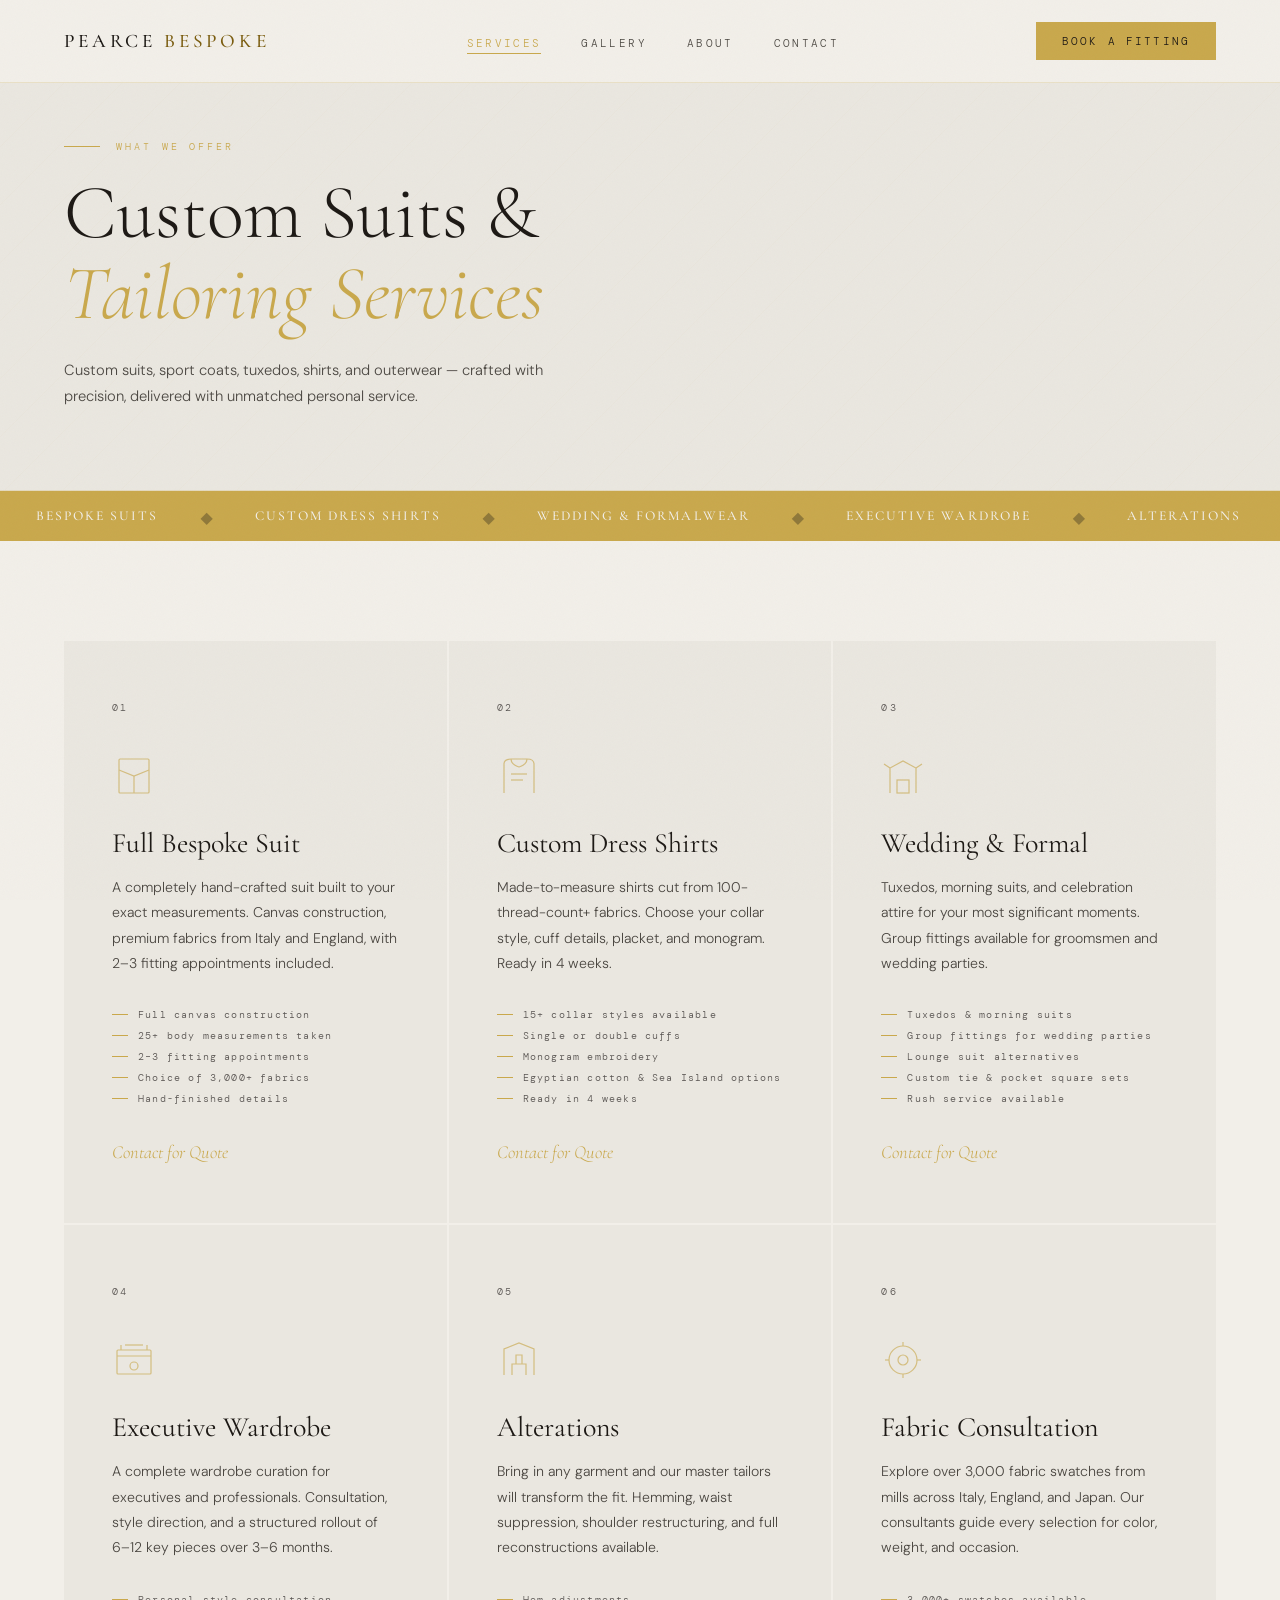
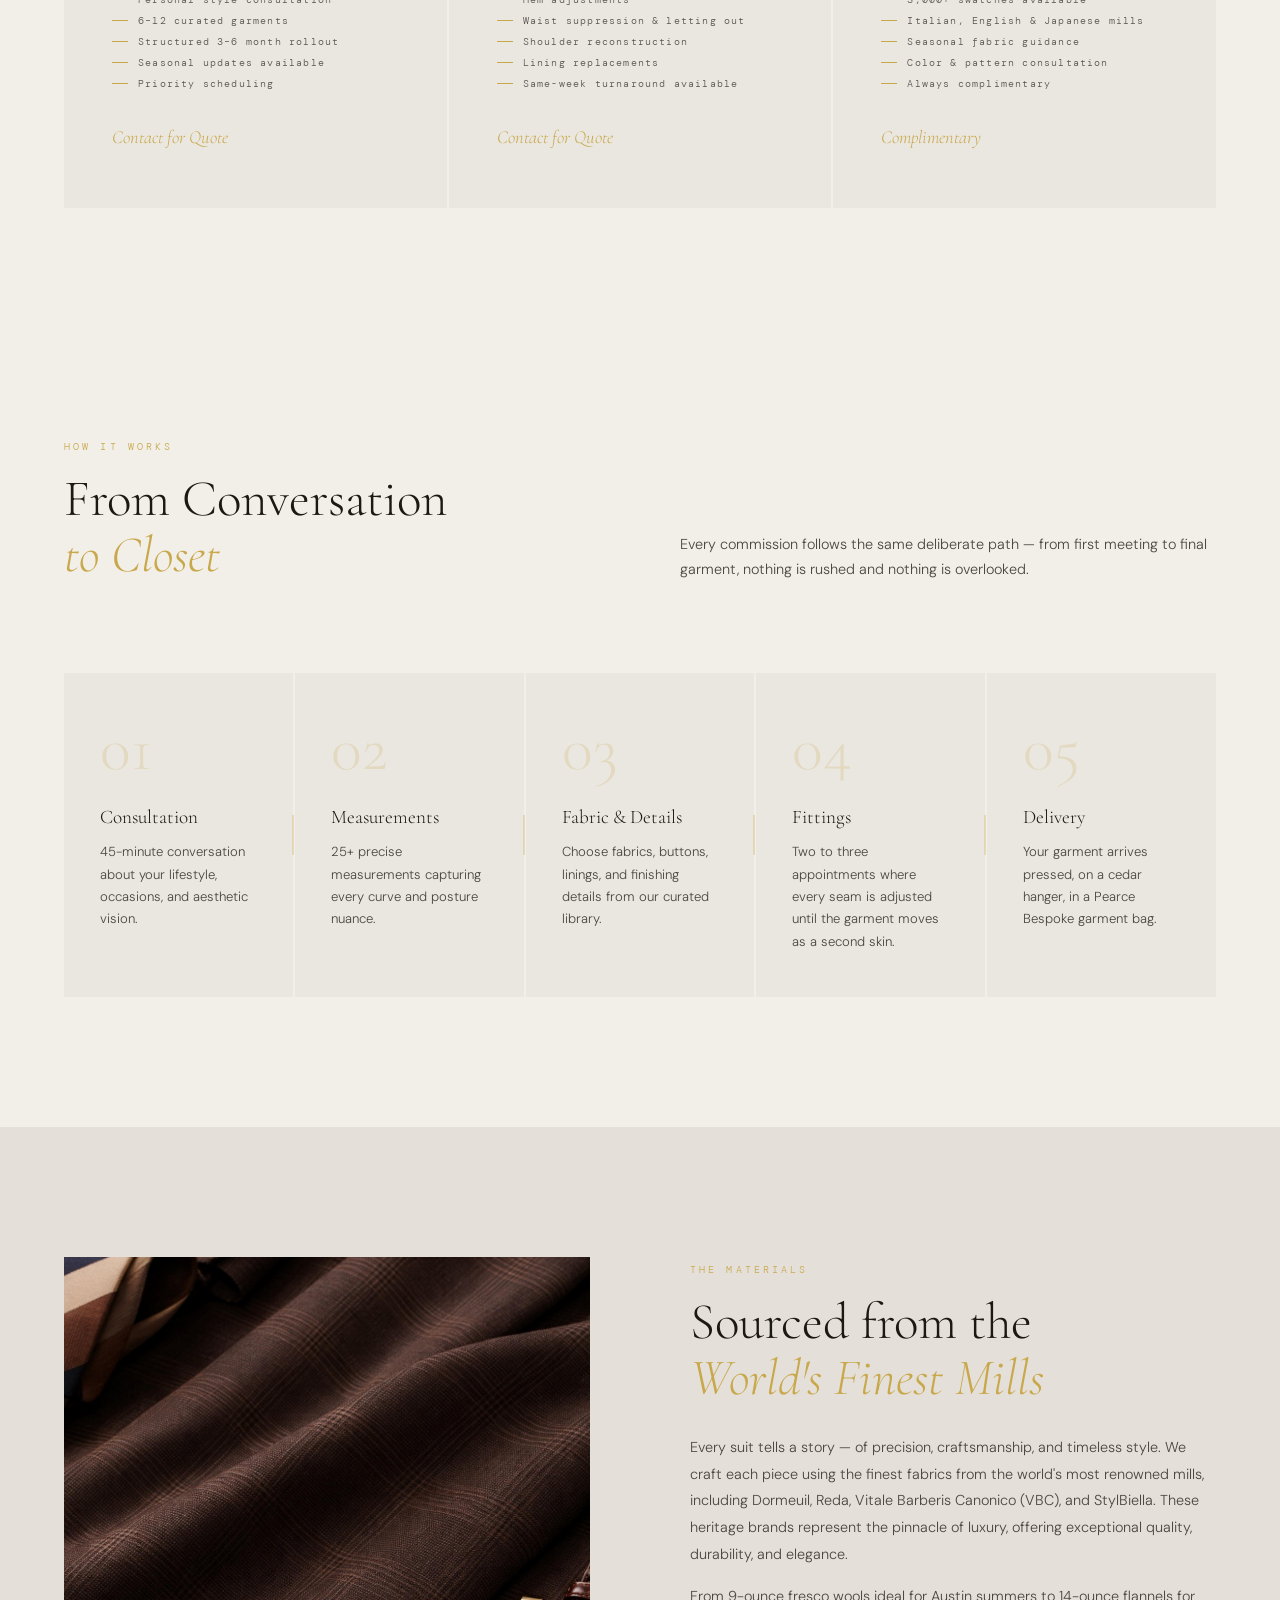
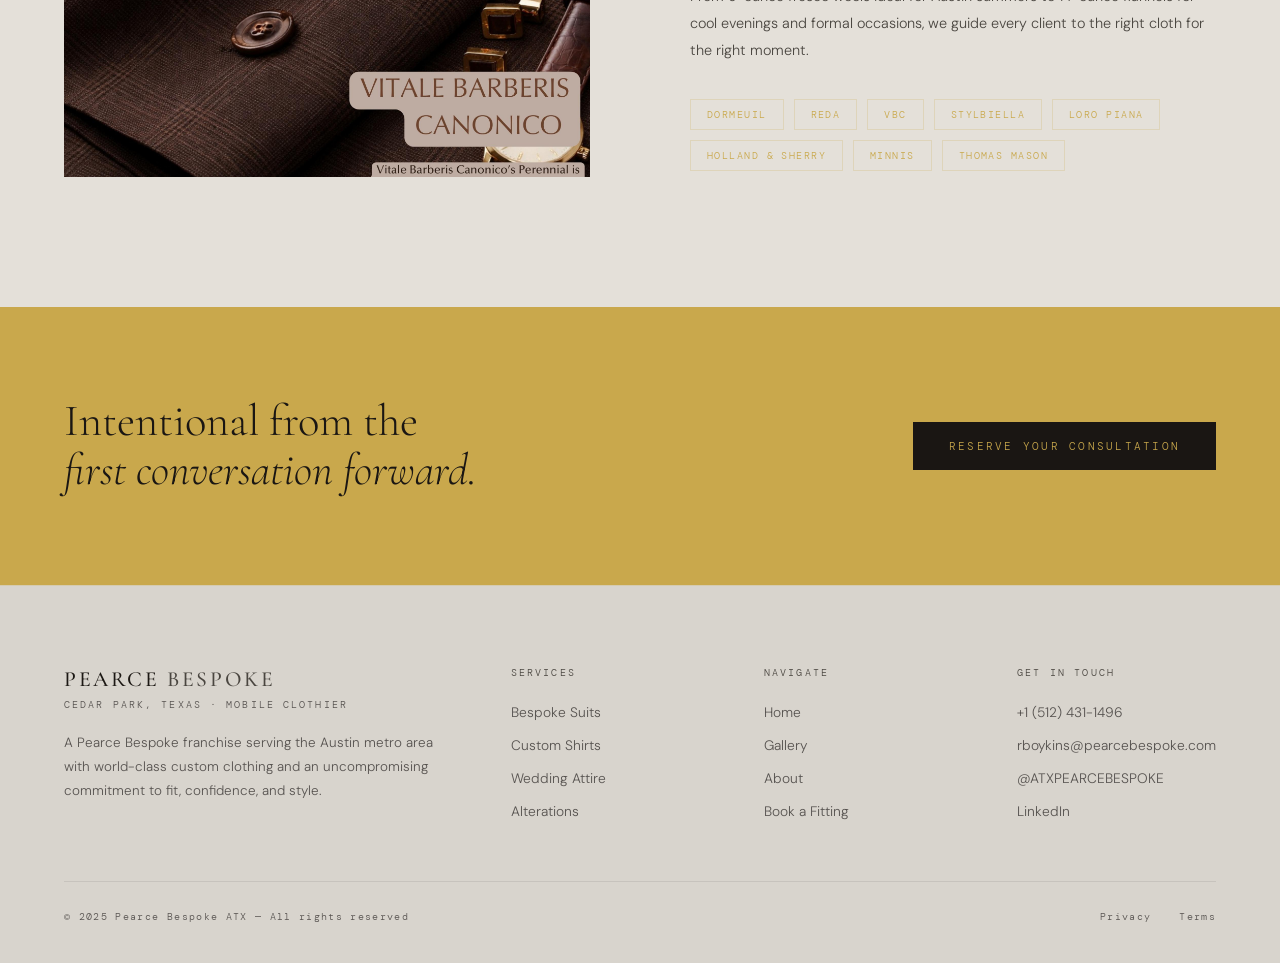
<file: services.html>
<!DOCTYPE html>
<html lang="en">
<head>
  <meta charset="UTF-8" />
  <meta name="viewport" content="width=device-width, initial-scale=1.0" />
  <link rel="icon" type="image/png" sizes="32x32" href="favicon-32.png">
  <link rel="icon" type="image/png" sizes="16x16" href="favicon-16.png">
  <link rel="apple-touch-icon" sizes="180x180" href="apple-touch-icon.png">
  <title>Custom Suits & Bespoke Tailoring Austin TX | Pearce Bespoke ATX</title>
  <meta name="description" content="Explore Pearce Bespoke ATX's full range of custom clothing services in Cedar Park and Austin, TX. Full bespoke suits, custom dress shirts, wedding attire, executive wardrobes, and alterations — all delivered to your door." />
  <meta name="keywords" content="bespoke suits Austin TX, custom suits Cedar Park, made to measure shirts Austin, wedding suits Austin, executive wardrobe Austin, custom tailoring Cedar Park Texas, Pearce Bespoke services" />
  <meta name="robots" content="index, follow" />
  <link rel="canonical" href="https://www.austinpearcebespoke.com/services.html" />

  <meta property="og:type" content="website" />
  <meta property="og:url" content="https://www.austinpearcebespoke.com/services.html" />
  <meta property="og:title" content="Bespoke Services | Pearce Bespoke ATX — Cedar Park, TX" />
  <meta property="og:description" content="Full bespoke suits, custom shirts, wedding attire, and executive wardrobes. Mobile service delivered to Cedar Park, Austin, and surrounding Texas metro." />
  <meta property="og:image" content="https://www.austinpearcebespoke.com/images/bespoke_suit_2.webp" />
  <meta name="twitter:card" content="summary_large_image" />
  <meta name="twitter:title" content="Bespoke Services | Pearce Bespoke ATX" />
  <meta name="twitter:description" content="Custom suits, shirts, and tailoring delivered to you in Cedar Park & Austin, TX." />

  <script type="application/ld+json">
  {
    "@context": "https://schema.org",
    "@type": "ItemList",
    "name": "Pearce Bespoke ATX Services",
    "url": "https://www.austinpearcebespoke.com/services.html",
    "itemListElement": [
      { "@type": "ListItem", "position": 1, "name": "Full Bespoke Suit", "url": "https://www.austinpearcebespoke.com/services.html" },
      { "@type": "ListItem", "position": 2, "name": "Custom Dress Shirts", "url": "https://www.austinpearcebespoke.com/services.html" },
      { "@type": "ListItem", "position": 3, "name": "Wedding & Formalwear", "url": "https://www.austinpearcebespoke.com/services.html" },
      { "@type": "ListItem", "position": 4, "name": "Executive Wardrobe", "url": "https://www.austinpearcebespoke.com/services.html" },
      { "@type": "ListItem", "position": 5, "name": "Alterations & Tailoring", "url": "https://www.austinpearcebespoke.com/services.html" }
    ]
  }
  </script>

  <link rel="preconnect" href="https://fonts.googleapis.com">
  <link rel="preconnect" href="https://fonts.gstatic.com" crossorigin>
  <link rel="preload" as="style" href="https://fonts.googleapis.com/css2?family=Cormorant+Garamond:ital,wght@0,300;0,400;0,500;0,600;1,300;1,400;1,500&family=DM+Sans:wght@300;400;500&family=DM+Mono:wght@300;400&display=optional" onload="this.onload=null;this.rel='stylesheet'"><noscript><link rel="stylesheet" href="https://fonts.googleapis.com/css2?family=Cormorant+Garamond:ital,wght@0,300;0,400;0,500;0,600;1,300;1,400;1,500&family=DM+Sans:wght@300;400;500&family=DM+Mono:wght@300;400&display=optional"></noscript>
  <link rel="stylesheet" href="styles.css" />
  <style>
    .services-grid {
      display: grid;
      grid-template-columns: repeat(3, 1fr);
      gap: 2px;
      margin: 0 0 2px;
    }
    .service-card {
      background: var(--bg-2);
      padding: 60px 48px;
      position: relative;
      overflow: hidden;
      transition: background 0.3s;
    }
    .service-card::before {
      content: '';
      position: absolute;
      top: 0; left: 0; right: 0;
      height: 2px;
      background: var(--gold);
      transform: scaleX(0);
      transform-origin: left;
      transition: transform 0.4s ease;
    }
    .service-card:hover { background: #161620; }
    .service-card:hover::before { transform: scaleX(1); }
    .service-card:hover .service-num { color: rgba(255,255,255,0.35); }
    .service-card:hover .service-name { color: #ffffff; }
    .service-card:hover .service-desc { color: rgba(255,255,255,0.65); }
    .service-card:hover .service-detail-list li { color: rgba(255,255,255,0.5); }
    .service-card:hover .service-icon svg { stroke: var(--gold); opacity: 1; }
    .service-num {
      font-family: var(--mono);
      font-size: 0.62rem;
      letter-spacing: 0.22em;
      color: var(--text-muted);
      margin-bottom: 40px;
    }
    .service-icon { width: 44px; height: 44px; margin-bottom: 24px; opacity: 0.65; }
    .service-name {
      font-family: var(--serif);
      font-size: 1.75rem;
      font-weight: 400;
      color: var(--cream);
      margin-bottom: 16px;
      line-height: 1.15;
    }
    .service-desc {
      font-size: 0.88rem;
      line-height: 1.8;
      color: var(--cream-dim);
      margin-bottom: 32px;
    }
    .service-detail-list {
      list-style: none;
      display: flex;
      flex-direction: column;
      gap: 8px;
      margin-bottom: 36px;
    }
    .service-detail-list li {
      font-family: var(--mono);
      font-size: 0.62rem;
      letter-spacing: 0.12em;
      color: var(--text-muted);
      display: flex;
      align-items: center;
      gap: 10px;
    }
    .service-detail-list li::before {
      content: '';
      width: 16px; height: 1px;
      background: var(--gold);
      flex-shrink: 0;
    }
    .service-price {
      font-family: var(--serif);
      font-size: 1.15rem;
      font-style: italic;
      color: var(--gold);
      font-weight: 300;
    }

    /* PROCESS */
    #process {
      padding: 130px 64px;
      background: var(--bg-base);
    }
    .process-header {
      display: grid;
      grid-template-columns: 1fr 1fr;
      gap: 80px;
      align-items: end;
      margin-bottom: 90px;
    }
    .process-header p { font-size: 0.9rem; line-height: 1.8; color: var(--cream-dim); }
    .steps-layout {
      display: grid;
      grid-template-columns: repeat(5, 1fr);
      gap: 2px;
    }
    .step-card {
      background: var(--bg-2);
      padding: 44px 36px;
      position: relative;
    }
    .step-card::after {
      content: '';
      position: absolute;
      top: 50%; right: -1px;
      width: 2px; height: 40px;
      background: var(--gold);
      transform: translateY(-50%);
      opacity: 0.3;
    }
    .step-card:last-child::after { display: none; }
    .step-number {
      font-family: var(--serif);
      font-size: 4rem;
      font-weight: 300;
      color: var(--gold-dim);
      line-height: 1;
      margin-bottom: 24px;
      transition: color 0.3s;
    }
    .step-card:hover .step-number { color: var(--gold); }
    .step-title {
      font-family: var(--serif);
      font-size: 1.2rem;
      color: var(--cream);
      margin-bottom: 12px;
    }
    .step-body { font-size: 0.82rem; line-height: 1.7; color: var(--cream-dim); }

    /* FABRICS */
    #fabrics {
      background: var(--bg-3);
      padding: 130px 64px;
    }
    .fabrics-layout {
      display: grid;
      grid-template-columns: 1fr 1fr;
      gap: 100px;
      align-items: center;
    }
    .fabrics-img { height: 520px; position: relative; }
    .fabric-frame {
      position: absolute;
      bottom: -20px; right: -20px;
      width: 75%; height: 75%;
      border: 1px solid var(--gold-dim);
      pointer-events: none;
    }
    .fabrics-content .section-title { margin-bottom: 28px; }
    .fabrics-content p { font-size: 0.9rem; line-height: 1.85; color: var(--cream-dim); margin-bottom: 16px; }
    .fabric-mills {
      display: flex;
      flex-wrap: wrap;
      gap: 10px;
      margin-top: 36px;
    }
    .mill-tag {
      font-family: var(--mono);
      font-size: 0.6rem;
      letter-spacing: 0.15em;
      text-transform: uppercase;
      color: var(--gold);
      border: 1px solid var(--gold-dim);
      padding: 8px 16px;
    }

    /* CTA */
    .services-cta {
      background: var(--gold);
      padding: 90px 64px;
      display: flex;
      align-items: center;
      justify-content: space-between;
    }
    .services-cta-text {
      font-family: var(--serif);
      font-size: clamp(2rem, 3.5vw, 3.2rem);
      font-weight: 300;
      color: var(--on-gold);
      line-height: 1.1;
    }
    .services-cta-text em { font-style: italic; }
    .btn-dark {
      font-family: var(--mono);
      font-size: 0.7rem;
      letter-spacing: 0.2em;
      text-transform: uppercase;
      color: var(--gold);
      background: var(--on-gold);
      padding: 17px 36px;
      text-decoration: none;
      transition: background 0.2s;
    }
    .btn-dark:hover { background: #2a2520; }

    @media (min-width: 769px) and (max-width: 1024px) {
      section[style*="padding: 100px 64px"] { padding: 80px 48px !important; }
      .services-grid { grid-template-columns: 1fr 1fr; }
      .service-card { padding: 48px 36px; }
      #process { padding: 80px 48px; }
      .steps-layout { grid-template-columns: repeat(2, 1fr); }
      .step-card::after { display: none; }
      #fabrics { padding: 80px 48px; }
      .fabrics-layout { grid-template-columns: 1fr 1fr; gap: 48px; }
      .services-cta { padding: 80px 48px; }
    }

    @media (max-width: 768px) {
      section[style*="padding: 100px 64px"] { padding: 64px 24px !important; }
      .services-grid { grid-template-columns: 1fr; }
      .service-card { padding: 44px 28px; }
      #process { padding: 72px 24px; }
      .process-header { grid-template-columns: 1fr; gap: 20px; margin-bottom: 52px; }
      .steps-layout { grid-template-columns: 1fr 1fr; gap: 2px; }
      .step-card { padding: 32px 24px; }
      .step-card::after { display: none; }
      .step-number { font-size: 2.8rem; }
      #fabrics { padding: 72px 24px; }
      .fabrics-layout { grid-template-columns: 1fr; gap: 48px; }
      .fabrics-img { height: 320px; }
      .services-cta { flex-direction: column; gap: 28px; padding: 60px 24px; }
    }
  </style>
</head>
<body>

<nav id="nav" class="solid">
  <a href="index.html" class="nav-logo">Pearce <span>Bespoke</span></a>
  <ul class="nav-links">
    <li><a href="services.html" class="active">Services</a></li>
    <li><a href="gallery.html">Gallery</a></li>
    <li><a href="about.html">About</a></li>
    <li><a href="contact.html">Contact</a></li>
  </ul>
  <a href="contact.html" class="nav-cta">Book a Fitting</a>
  <button class="nav-hamburger" id="hamburger" aria-label="Open menu">
    <span></span><span></span><span></span>
  </button>
</nav>

<div class="mobile-menu" id="mobile-menu">
  <ul class="mobile-menu-links">
    <li><a href="services.html" class="active">Services</a></li>
    <li><a href="gallery.html">Gallery</a></li>
    <li><a href="about.html">About</a></li>
    <li><a href="contact.html">Contact</a></li>
  </ul>
  <a href="contact.html" class="btn-primary">Book a Fitting</a>
  <div class="mobile-menu-footer">Cedar Park, Texas · By Appointment</div>
</div>

<main>
<div class="page-hero">
  <div class="page-hero-bg"></div>
  <div class="page-eyebrow fade-up d1">What We Offer</div>
  <h1 class="page-title fade-up d2">Custom Suits &<br><em>Tailoring Services</em></h1>
  <p class="page-subtitle fade-up d3">Custom suits, sport coats, tuxedos, shirts, and outerwear — crafted with precision, delivered with unmatched personal service.</p>
</div>

<div class="marquee-strip">
  <div class="marquee-inner">
    <span class="marquee-item">Bespoke Suits</span><span class="marquee-dot">◆</span>
    <span class="marquee-item">Custom Dress Shirts</span><span class="marquee-dot">◆</span>
    <span class="marquee-item">Wedding &amp; Formalwear</span><span class="marquee-dot">◆</span>
    <span class="marquee-item">Executive Wardrobe</span><span class="marquee-dot">◆</span>
    <span class="marquee-item">Alterations</span><span class="marquee-dot">◆</span>
    <span class="marquee-item">Fabric Consultation</span><span class="marquee-dot">◆</span>
    <span class="marquee-item">Bespoke Suits</span><span class="marquee-dot">◆</span>
    <span class="marquee-item">Custom Dress Shirts</span><span class="marquee-dot">◆</span>
    <span class="marquee-item">Wedding &amp; Formalwear</span><span class="marquee-dot">◆</span>
    <span class="marquee-item">Executive Wardrobe</span><span class="marquee-dot">◆</span>
    <span class="marquee-item">Alterations</span><span class="marquee-dot">◆</span>
    <span class="marquee-item">Fabric Consultation</span><span class="marquee-dot">◆</span>
  </div>
</div>

<!-- SERVICES GRID -->
<section style="padding: 100px 64px; background: var(--bg-base);">
  <div class="services-grid reveal">
    <div class="service-card">
      <div class="service-num">01</div>
      <svg class="service-icon" viewBox="0 0 44 44" fill="none" stroke="#c9a84c" stroke-width="1.2">
        <rect x="7" y="5" width="30" height="34" rx="1"/><path d="M7 16 L22 22 L37 16"/><path d="M22 22 L22 39"/>
      </svg>
      <div class="service-name">Full Bespoke Suit</div>
      <div class="service-desc">A completely hand-crafted suit built to your exact measurements. Canvas construction, premium fabrics from Italy and England, with 2–3 fitting appointments included.</div>
      <ul class="service-detail-list">
        <li>Full canvas construction</li>
        <li>25+ body measurements taken</li>
        <li>2–3 fitting appointments</li>
        <li>Choice of 3,000+ fabrics</li>
        <li>Hand-finished details</li>
      </ul>
      <div class="service-price">Contact for Quote</div>
    </div>

    <div class="service-card">
      <div class="service-num">02</div>
      <svg class="service-icon" viewBox="0 0 44 44" fill="none" stroke="#c9a84c" stroke-width="1.2">
        <path d="M7 39 L7 10 Q7 5 14 5 L30 5 Q37 5 37 10 L37 39"/>
        <path d="M14 5 C14 11 22 13 22 13 C22 13 30 11 30 5"/>
        <line x1="14" y1="20" x2="30" y2="20"/><line x1="14" y1="26" x2="26" y2="26"/>
      </svg>
      <div class="service-name">Custom Dress Shirts</div>
      <div class="service-desc">Made-to-measure shirts cut from 100-thread-count+ fabrics. Choose your collar style, cuff details, placket, and monogram. Ready in 4 weeks.</div>
      <ul class="service-detail-list">
        <li>15+ collar styles available</li>
        <li>Single or double cuffs</li>
        <li>Monogram embroidery</li>
        <li>Egyptian cotton & Sea Island options</li>
        <li>Ready in 4 weeks</li>
      </ul>
      <div class="service-price">Contact for Quote</div>
    </div>

    <div class="service-card">
      <div class="service-num">03</div>
      <svg class="service-icon" viewBox="0 0 44 44" fill="none" stroke="#c9a84c" stroke-width="1.2">
        <path d="M9 39 L9 14 L22 7 L35 14 L35 39"/>
        <rect x="16" y="26" width="12" height="13"/>
        <path d="M9 14 L3 10 M35 14 L41 10"/>
      </svg>
      <div class="service-name">Wedding &amp; Formal</div>
      <div class="service-desc">Tuxedos, morning suits, and celebration attire for your most significant moments. Group fittings available for groomsmen and wedding parties.</div>
      <ul class="service-detail-list">
        <li>Tuxedos & morning suits</li>
        <li>Group fittings for wedding parties</li>
        <li>Lounge suit alternatives</li>
        <li>Custom tie & pocket square sets</li>
        <li>Rush service available</li>
      </ul>
      <div class="service-price">Contact for Quote</div>
    </div>

    <div class="service-card">
      <div class="service-num">04</div>
      <svg class="service-icon" viewBox="0 0 44 44" fill="none" stroke="#c9a84c" stroke-width="1.2">
        <rect x="5" y="12" width="34" height="24" rx="1"/>
        <path d="M5 18 L39 18"/>
        <circle cx="22" cy="28" r="4"/>
        <path d="M13 7 L31 7"/><path d="M9 7 L9 12 M35 7 L35 12"/>
      </svg>
      <div class="service-name">Executive Wardrobe</div>
      <div class="service-desc">A complete wardrobe curation for executives and professionals. Consultation, style direction, and a structured rollout of 6–12 key pieces over 3–6 months.</div>
      <ul class="service-detail-list">
        <li>Personal style consultation</li>
        <li>6–12 curated garments</li>
        <li>Structured 3–6 month rollout</li>
        <li>Seasonal updates available</li>
        <li>Priority scheduling</li>
      </ul>
      <div class="service-price">Contact for Quote</div>
    </div>

    <div class="service-card">
      <div class="service-num">05</div>
      <svg class="service-icon" viewBox="0 0 44 44" fill="none" stroke="#c9a84c" stroke-width="1.2">
        <path d="M7 37 L7 11 L22 5 L37 11 L37 37"/>
        <path d="M15 37 L15 26 L29 26 L29 37"/>
        <path d="M19 26 L19 17 L25 17 L25 26"/>
      </svg>
      <div class="service-name">Alterations</div>
      <div class="service-desc">Bring in any garment and our master tailors will transform the fit. Hemming, waist suppression, shoulder restructuring, and full reconstructions available.</div>
      <ul class="service-detail-list">
        <li>Hem adjustments</li>
        <li>Waist suppression & letting out</li>
        <li>Shoulder reconstruction</li>
        <li>Lining replacements</li>
        <li>Same-week turnaround available</li>
      </ul>
      <div class="service-price">Contact for Quote</div>
    </div>

    <div class="service-card">
      <div class="service-num">06</div>
      <svg class="service-icon" viewBox="0 0 44 44" fill="none" stroke="#c9a84c" stroke-width="1.2">
        <circle cx="22" cy="22" r="14"/>
        <circle cx="22" cy="22" r="5"/>
        <line x1="22" y1="8" x2="22" y2="4"/>
        <line x1="22" y1="40" x2="22" y2="36"/>
        <line x1="8" y1="22" x2="4" y2="22"/>
        <line x1="40" y1="22" x2="36" y2="22"/>
      </svg>
      <div class="service-name">Fabric Consultation</div>
      <div class="service-desc">Explore over 3,000 fabric swatches from mills across Italy, England, and Japan. Our consultants guide every selection for color, weight, and occasion.</div>
      <ul class="service-detail-list">
        <li>3,000+ swatches available</li>
        <li>Italian, English & Japanese mills</li>
        <li>Seasonal fabric guidance</li>
        <li>Color & pattern consultation</li>
        <li>Always complimentary</li>
      </ul>
      <div class="service-price">Complimentary</div>
    </div>
  </div>
</section>

<!-- PROCESS -->
<section id="process">
  <div class="process-header">
    <div>
      <div class="section-eyebrow reveal">How It Works</div>
      <h2 class="section-title reveal">From Conversation<br><em>to Closet</em></h2>
    </div>
    <p class="reveal">Every commission follows the same deliberate path — from first meeting to final garment, nothing is rushed and nothing is overlooked.</p>
  </div>
  <div class="steps-layout reveal">
    <div class="step-card">
      <div class="step-number">01</div>
      <div class="step-title">Consultation</div>
      <div class="step-body">45-minute conversation about your lifestyle, occasions, and aesthetic vision.</div>
    </div>
    <div class="step-card">
      <div class="step-number">02</div>
      <div class="step-title">Measurements</div>
      <div class="step-body">25+ precise measurements capturing every curve and posture nuance.</div>
    </div>
    <div class="step-card">
      <div class="step-number">03</div>
      <div class="step-title">Fabric & Details</div>
      <div class="step-body">Choose fabrics, buttons, linings, and finishing details from our curated library.</div>
    </div>
    <div class="step-card">
      <div class="step-number">04</div>
      <div class="step-title">Fittings</div>
      <div class="step-body">Two to three appointments where every seam is adjusted until the garment moves as a second skin.</div>
    </div>
    <div class="step-card">
      <div class="step-number">05</div>
      <div class="step-title">Delivery</div>
      <div class="step-body">Your garment arrives pressed, on a cedar hanger, in a Pearce Bespoke garment bag.</div>
    </div>
  </div>
</section>

<!-- FABRICS -->
<section id="fabrics">
  <div class="fabrics-layout">
    <div class="fabrics-img reveal" style="position: relative; overflow: hidden;">
      <div class="fabric-frame"></div>
      <img src="images/fabric_mills.jpg" alt="Vitale Barberis Canonico fabric" style="position: absolute; inset: 0; width: 100%; height: 100%; object-fit: cover; object-position: center;" />
    </div>
    <div class="fabrics-content">
      <div class="section-eyebrow reveal">The Materials</div>
      <h2 class="section-title reveal">Sourced from the<br><em>World's Finest Mills</em></h2>
      <p class="reveal">Every suit tells a story — of precision, craftsmanship, and timeless style. We craft each piece using the finest fabrics from the world's most renowned mills, including Dormeuil, Reda, Vitale Barberis Canonico (VBC), and StylBiella. These heritage brands represent the pinnacle of luxury, offering exceptional quality, durability, and elegance.</p>
      <p class="reveal">From 9-ounce fresco wools ideal for Austin summers to 14-ounce flannels for cool evenings and formal occasions, we guide every client to the right cloth for the right moment.</p>
      <div class="fabric-mills reveal">
        <span class="mill-tag">Dormeuil</span>
        <span class="mill-tag">Reda</span>
        <span class="mill-tag">VBC</span>
        <span class="mill-tag">StylBiella</span>
        <span class="mill-tag">Loro Piana</span>
        <span class="mill-tag">Holland & Sherry</span>
        <span class="mill-tag">Minnis</span>
        <span class="mill-tag">Thomas Mason</span>
      </div>
    </div>
  </div>
</section>

<div class="services-cta reveal">
  <div class="services-cta-text">Intentional from the<br><em>first conversation forward.</em></div>
  <a href="contact.html" class="btn-dark">Reserve Your Consultation</a>
</div>

</main>

<footer>
  <div class="footer-top">
    <div>
      <div class="footer-brand">Pearce <span>Bespoke</span></div>
      <div class="footer-tagline">Cedar Park, Texas · Mobile Clothier</div>
      <p class="footer-about">A Pearce Bespoke franchise serving the Austin metro area with world-class custom clothing and an uncompromising commitment to fit, confidence, and style.</p>
    </div>
    <div>
      <div class="footer-col-title">Services</div>
      <ul class="footer-links">
        <li><a href="services.html">Bespoke Suits</a></li>
        <li><a href="services.html">Custom Shirts</a></li>
        <li><a href="services.html">Wedding Attire</a></li>
        <li><a href="services.html">Alterations</a></li>
      </ul>
    </div>
    <div>
      <div class="footer-col-title">Navigate</div>
      <ul class="footer-links">
        <li><a href="index.html">Home</a></li>
        <li><a href="gallery.html">Gallery</a></li>
        <li><a href="about.html">About</a></li>
        <li><a href="contact.html">Book a Fitting</a></li>
      </ul>
    </div>
    <div>
      <div class="footer-col-title">Get in Touch</div>
      <ul class="footer-links">
        <li><a href="tel:+15124311496">+1 (512) 431-1496</a></li>
        <li><a href="mailto:rboykins@pearcebespoke.com">rboykins@pearcebespoke.com</a></li>
        <li><a href="https://www.instagram.com/atxpearcebespoke" target="_blank">@ATXPEARCEBESPOKE</a></li>
        <li><a href="https://www.linkedin.com/company/111337158/" target="_blank">LinkedIn</a></li>
      </ul>
    </div>
  </div>
  <div class="footer-bottom">
    <div class="footer-copy">© 2025 Pearce Bespoke ATX — All rights reserved</div>
    <div class="footer-legal"><a href="#">Privacy</a><a href="#">Terms</a></div>
  </div>
</footer>

<script>
  const nav = document.getElementById('nav');
  let lastScrollY = 0;
  window.addEventListener('scroll', () => {
    const y = window.scrollY;
    if (y > lastScrollY && y > 100) nav.classList.add('nav-hidden');
    else nav.classList.remove('nav-hidden');
    if (y > 60) nav.classList.remove('solid');
    else nav.classList.add('solid');
    lastScrollY = y;
  });
  const hamburger = document.getElementById('hamburger');
  const mobileMenu = document.getElementById('mobile-menu');
  hamburger.addEventListener('click', () => {
    hamburger.classList.toggle('open');
    mobileMenu.classList.toggle('open');
    document.body.style.overflow = mobileMenu.classList.contains('open') ? 'hidden' : '';
  });
  mobileMenu.querySelectorAll('a').forEach(a => a.addEventListener('click', () => {
    hamburger.classList.remove('open');
    mobileMenu.classList.remove('open');
    document.body.style.overflow = '';
  }));
  const reveals = document.querySelectorAll('.reveal');
  const obs = new IntersectionObserver(entries => {
    entries.forEach(e => { if (e.isIntersecting) { e.target.classList.add('visible'); obs.unobserve(e.target); } });
  }, { threshold: 0.07 });
  reveals.forEach(el => obs.observe(el));
</script>
</body>
</html>
</file>
<file: styles.css>
/* ── PEARCE BESPOKE — Shared Stylesheet ── */
/* Fonts loaded per-page via async <link> tags for non-render-blocking */

:root {
  --gold: #c9a84c;
  --gold-light: #c9a84c;
  --gold-dim: rgba(201,168,76,0.22);
  --bg-base: #F2EFE9;
  --bg-2: #EAE7E0;
  --bg-3: #E4E0D9;
  --cream: #1C1814;
  --cream-dim: #4A4640;
  --text-muted: #575350;
  --on-gold: #1a1613;
  --serif: 'Cormorant Garamond', Georgia, serif;
  --sans: 'DM Sans', system-ui, sans-serif;
  --mono: 'DM Mono', monospace;
}

*, *::before, *::after { box-sizing: border-box; margin: 0; padding: 0; }
html { scroll-behavior: smooth; }

body {
  background: var(--bg-base);
  color: var(--cream);
  font-family: var(--sans);
  font-weight: 300;
  overflow-x: hidden;
}

/* Grain overlay */
body::before {
  content: '';
  position: fixed;
  inset: 0;
  pointer-events: none;
  z-index: 9999;
  opacity: 0.03;
  background-image: url("data:image/svg+xml,%3Csvg viewBox='0 0 256 256' xmlns='http://www.w3.org/2000/svg'%3E%3Cfilter id='n'%3E%3CfeTurbulence type='fractalNoise' baseFrequency='0.9' numOctaves='4' stitchTiles='stitch'/%3E%3C/filter%3E%3Crect width='100%25' height='100%25' filter='url(%23n)'/%3E%3C/svg%3E");
  background-size: 200px 200px;
}

/* ── NAV ── */
nav {
  position: fixed;
  top: 0; left: 0; right: 0;
  z-index: 1000;
  display: flex;
  align-items: center;
  justify-content: space-between;
  padding: 22px 64px;
  background: var(--bg-base);
  border-bottom: 1px solid var(--gold-dim);
  transition: transform 0.35s ease;
}
nav.nav-hidden { transform: translateY(-100%); }
/* Keep .scrolled and .solid for backwards compat — no visual change needed */
nav.scrolled, nav.solid { background: var(--bg-base); }
.nav-logo {
  font-family: var(--serif);
  font-weight: 500;
  font-size: 1.2rem;
  letter-spacing: 0.2em;
  text-transform: uppercase;
  color: var(--cream);
  text-decoration: none;
}
.nav-logo span { color: #7A5C0E; }
.nav-links { display: flex; gap: 40px; list-style: none; }
.nav-links a {
  font-family: var(--mono);
  font-size: 0.67rem;
  letter-spacing: 0.22em;
  text-transform: uppercase;
  color: var(--cream-dim);
  text-decoration: none;
  transition: color 0.2s;
  position: relative;
}
.nav-links a::after {
  content: '';
  position: absolute;
  bottom: -4px; left: 0; right: 0;
  height: 1px;
  background: var(--gold);
  transform: scaleX(0);
  transform-origin: left;
  transition: transform 0.3s;
}
.nav-links a:hover, .nav-links a.active { color: var(--gold); }
.nav-links a:hover::after, .nav-links a.active::after { transform: scaleX(1); }
.nav-cta {
  font-family: var(--mono);
  font-size: 0.67rem;
  letter-spacing: 0.2em;
  text-transform: uppercase;
  color: var(--on-gold);
  background: var(--gold);
  padding: 12px 26px;
  text-decoration: none;
  transition: background 0.2s, transform 0.2s;
}
.nav-cta:hover { background: var(--gold-light); transform: translateY(-1px); }

/* ── MARQUEE ── */
.marquee-strip {
  background: var(--gold);
  padding: 13px 0;
  overflow: hidden;
  white-space: nowrap;
}
.marquee-inner {
  display: inline-flex;
  animation: marquee 24s linear infinite;
}
.marquee-item {
  font-family: var(--serif);
  font-size: 0.85rem;
  font-weight: 500;
  letter-spacing: 0.15em;
  text-transform: uppercase;
  color: var(--bg-base);
  padding: 0 36px;
}
.marquee-dot { color: rgba(11,11,14,0.3); padding: 0 6px; }
@keyframes marquee {
  from { transform: translateX(0); }
  to { transform: translateX(-50%); }
}

/* ── PAGE HERO (interior pages) ── */
.page-hero {
  min-height: 44vh;
  display: flex;
  flex-direction: column;
  justify-content: flex-end;
  padding: 140px 64px 80px;
  position: relative;
  overflow: hidden;
  background: var(--bg-2);
  border-bottom: 1px solid var(--gold-dim);
}
.page-hero-bg {
  position: absolute;
  inset: 0;
  background: repeating-linear-gradient(
    -45deg, transparent, transparent 40px,
    rgba(201,168,76,0.025) 40px, rgba(201,168,76,0.025) 41px
  );
}
.page-eyebrow {
  font-family: var(--mono);
  font-size: 0.65rem;
  letter-spacing: 0.3em;
  text-transform: uppercase;
  color: var(--gold);
  margin-bottom: 20px;
  display: flex;
  align-items: center;
  gap: 16px;
  position: relative;
}
.page-eyebrow::before {
  content: '';
  width: 36px; height: 1px;
  background: var(--gold);
}
.page-title {
  font-family: var(--serif);
  font-size: clamp(3rem, 6vw, 5.5rem);
  font-weight: 300;
  line-height: 1.05;
  color: var(--cream);
  position: relative;
}
.page-title em { font-style: italic; color: var(--gold-light); }
.page-subtitle {
  font-size: 0.92rem;
  line-height: 1.75;
  color: var(--cream-dim);
  max-width: 480px;
  margin-top: 24px;
  position: relative;
}

/* ── SECTION UTILITIES ── */
.section-eyebrow {
  font-family: var(--mono);
  font-size: 0.65rem;
  letter-spacing: 0.3em;
  text-transform: uppercase;
  color: var(--gold);
  margin-bottom: 18px;
}
.section-title {
  font-family: var(--serif);
  font-size: clamp(2.4rem, 4vw, 3.8rem);
  font-weight: 300;
  line-height: 1.1;
  color: var(--cream);
}
.section-title em { font-style: italic; color: var(--gold); }

/* ── BUTTONS ── */
.btn-primary {
  font-family: var(--mono);
  font-size: 0.7rem;
  letter-spacing: 0.2em;
  text-transform: uppercase;
  color: var(--on-gold);
  background: var(--gold);
  padding: 17px 36px;
  text-decoration: none;
  display: inline-block;
  transition: background 0.2s, transform 0.2s;
}
.btn-primary:hover { background: var(--gold-light); transform: translateY(-2px); }
.btn-ghost {
  font-family: var(--mono);
  font-size: 0.7rem;
  letter-spacing: 0.2em;
  text-transform: uppercase;
  color: var(--cream-dim);
  text-decoration: none;
  display: inline-flex;
  align-items: center;
  gap: 12px;
  transition: color 0.2s;
}
.btn-ghost::after { content: '→'; transition: transform 0.2s; }
.btn-ghost:hover { color: var(--gold); }
.btn-ghost:hover::after { transform: translateX(4px); }
.btn-outline {
  font-family: var(--mono);
  font-size: 0.7rem;
  letter-spacing: 0.2em;
  text-transform: uppercase;
  color: var(--gold);
  border: 1px solid var(--gold-dim);
  padding: 16px 32px;
  text-decoration: none;
  display: inline-block;
  transition: background 0.2s, color 0.2s;
}
.btn-outline:hover { background: var(--gold); color: var(--on-gold); }

/* ── IMAGE PLACEHOLDER ── */
.img-placeholder {
  position: relative;
  overflow: hidden;
  background: #D8D4CD;
  display: flex;
  align-items: center;
  justify-content: center;
  flex-direction: column;
  gap: 12px;
}
.img-placeholder::after {
  content: '';
  position: absolute;
  inset: 0;
  background: repeating-linear-gradient(
    -45deg, transparent, transparent 24px,
    rgba(201,168,76,0.035) 24px, rgba(201,168,76,0.035) 25px
  );
}
.placeholder-label {
  font-family: var(--mono);
  font-size: 0.6rem;
  letter-spacing: 0.18em;
  text-transform: uppercase;
  color: var(--text-muted);
  text-align: center;
  line-height: 2;
  z-index: 1;
  pointer-events: none;
}
.placeholder-icon { z-index: 1; opacity: 0.2; }

/* ── FOOTER ── */
footer {
  background: #D8D4CD;
  padding: 80px 64px 40px;
  border-top: 1px solid var(--gold-dim);
}
.footer-top {
  display: grid;
  grid-template-columns: 2fr 1fr 1fr 1fr;
  gap: 60px;
  margin-bottom: 60px;
}
.footer-brand {
  font-family: var(--serif);
  font-size: 1.35rem;
  font-weight: 500;
  letter-spacing: 0.12em;
  text-transform: uppercase;
  color: var(--cream);
  margin-bottom: 6px;
}
.footer-brand span { color: var(--cream-dim); }
.footer-tagline {
  font-family: var(--mono);
  font-size: 0.6rem;
  letter-spacing: 0.22em;
  text-transform: uppercase;
  color: var(--text-muted);
  margin-bottom: 20px;
}
.footer-about { font-size: 0.84rem; line-height: 1.75; color: var(--text-muted); }
.footer-col-title {
  font-family: var(--mono);
  font-size: 0.62rem;
  letter-spacing: 0.22em;
  text-transform: uppercase;
  color: var(--cream-dim);
  margin-bottom: 22px;
}
.footer-links { list-style: none; display: flex; flex-direction: column; gap: 12px; }
.footer-links a {
  font-size: 0.86rem;
  color: var(--text-muted);
  text-decoration: none;
  transition: color 0.2s;
}
.footer-links a:hover { color: var(--cream); }
.footer-bottom {
  display: flex;
  align-items: center;
  justify-content: space-between;
  padding-top: 28px;
  border-top: 1px solid rgba(0,0,0,0.08);
}
.footer-copy {
  font-family: var(--mono);
  font-size: 0.6rem;
  letter-spacing: 0.14em;
  color: var(--text-muted);
}
.footer-legal { display: flex; gap: 28px; }
.footer-legal a {
  font-family: var(--mono);
  font-size: 0.6rem;
  letter-spacing: 0.14em;
  color: var(--text-muted);
  text-decoration: none;
  transition: color 0.2s;
}
.footer-legal a:hover { color: var(--gold); }

/* ── SCROLL REVEAL ── */
.reveal {
  opacity: 0;
  transform: translateY(22px);
  transition: opacity 0.75s ease, transform 0.75s ease;
}
.reveal.visible { opacity: 1; transform: translateY(0); }

/* ── ANIMATIONS ── */
@keyframes fadeUp {
  from { opacity: 0; transform: translateY(28px); }
  to { opacity: 1; transform: translateY(0); }
}
.fade-up { opacity: 0; animation: fadeUp 0.85s ease forwards; }
.d1 { animation-delay: 0.1s; }
.d2 { animation-delay: 0.25s; }
.d3 { animation-delay: 0.42s; }
.d4 { animation-delay: 0.58s; }
.d5 { animation-delay: 0.72s; }

/* ── HAMBURGER BUTTON ── */
.nav-hamburger {
  display: none;
  flex-direction: column;
  gap: 5px;
  cursor: pointer;
  background: none;
  border: none;
  padding: 4px;
  z-index: 1002;
  position: relative;
}
.nav-hamburger span {
  display: block;
  width: 26px;
  height: 1.5px;
  background: var(--cream);
  transition: transform 0.35s ease, opacity 0.3s ease;
  transform-origin: center;
}
.nav-hamburger.open span:nth-child(1) { transform: translateY(6.5px) rotate(45deg); }
.nav-hamburger.open span:nth-child(2) { opacity: 0; transform: scaleX(0); }
.nav-hamburger.open span:nth-child(3) { transform: translateY(-6.5px) rotate(-45deg); }

/* ── MOBILE MENU ── */
.mobile-menu {
  position: fixed;
  inset: 0;
  background: var(--bg-base);
  z-index: 1001;
  display: flex;
  flex-direction: column;
  align-items: center;
  justify-content: center;
  gap: 0;
  transform: translateX(100%);
  transition: transform 0.45s cubic-bezier(0.76, 0, 0.24, 1);
  pointer-events: none;
}
.mobile-menu.open {
  transform: translateX(0);
  pointer-events: all;
}
.mobile-menu-links {
  display: flex;
  flex-direction: column;
  align-items: center;
  gap: 4px;
  margin-bottom: 44px;
  list-style: none;
}
.mobile-menu-links a {
  font-family: var(--serif);
  font-size: 3rem;
  font-weight: 300;
  color: var(--cream);
  text-decoration: none;
  letter-spacing: 0.02em;
  transition: color 0.2s;
  padding: 8px 0;
  display: block;
}
.mobile-menu-links a:hover,
.mobile-menu-links a.active { color: var(--gold); }
.mobile-menu-footer {
  position: absolute;
  bottom: 40px;
  font-family: var(--mono);
  font-size: 0.58rem;
  letter-spacing: 0.22em;
  text-transform: uppercase;
  color: var(--text-muted);
}

/* ── TABLET (769px – 1024px) ── */
@media (min-width: 769px) and (max-width: 1024px) {
  nav { padding: 20px 40px; }
  .page-hero { padding: 120px 40px 64px; }
  .page-title { font-size: clamp(2.6rem, 6vw, 4rem); }
  footer { padding: 64px 40px 36px; }
  .footer-top { grid-template-columns: 1fr 1fr; gap: 40px; }
  .footer-top > div:first-child { grid-column: span 2; }
  .footer-bottom { flex-wrap: wrap; gap: 12px; }
}

/* ── GLOBAL MOBILE RESPONSIVE (≤768px) ── */
@media (max-width: 768px) {
  /* Nav */
  nav { padding: 18px 20px; }
  .nav-links, .nav-cta { display: none !important; }
  .nav-hamburger { display: flex; }
  .nav-logo { font-size: 1.05rem; }

  /* Page hero */
  .page-hero { padding: 96px 20px 52px; min-height: 34vh; }
  .page-title { font-size: clamp(2.2rem, 9vw, 3rem); }
  .page-subtitle { font-size: 0.84rem; margin-top: 14px; }

  /* Marquee */
  .marquee-strip { padding: 10px 0; }
  .marquee-item { font-size: 0.75rem; padding: 0 22px; }

  /* Footer */
  footer { padding: 48px 20px 28px; }
  .footer-top { grid-template-columns: 1fr 1fr; gap: 28px; }
  .footer-top > div:first-child { grid-column: span 2; }
  .footer-bottom { flex-direction: column; gap: 10px; text-align: center; }
  .footer-legal { justify-content: center; }
}

/* ── SMALL PHONES (≤375px) ── */
@media (max-width: 375px) {
  nav { padding: 16px 16px; }
  .nav-logo { font-size: 0.95rem; letter-spacing: 0.15em; }
  .page-hero { padding: 88px 16px 44px; }
  .page-title { font-size: clamp(2rem, 9vw, 2.6rem); }
  footer { padding: 44px 16px 24px; }
  .footer-top { grid-template-columns: 1fr; }
  .footer-top > div:first-child { grid-column: span 1; }
}

/* ── LARGE DESKTOP (≥1440px) ── */
@media (min-width: 1440px) {
  nav { padding: 24px 80px; }
  footer { padding: 100px 80px 48px; }
}
</file>
